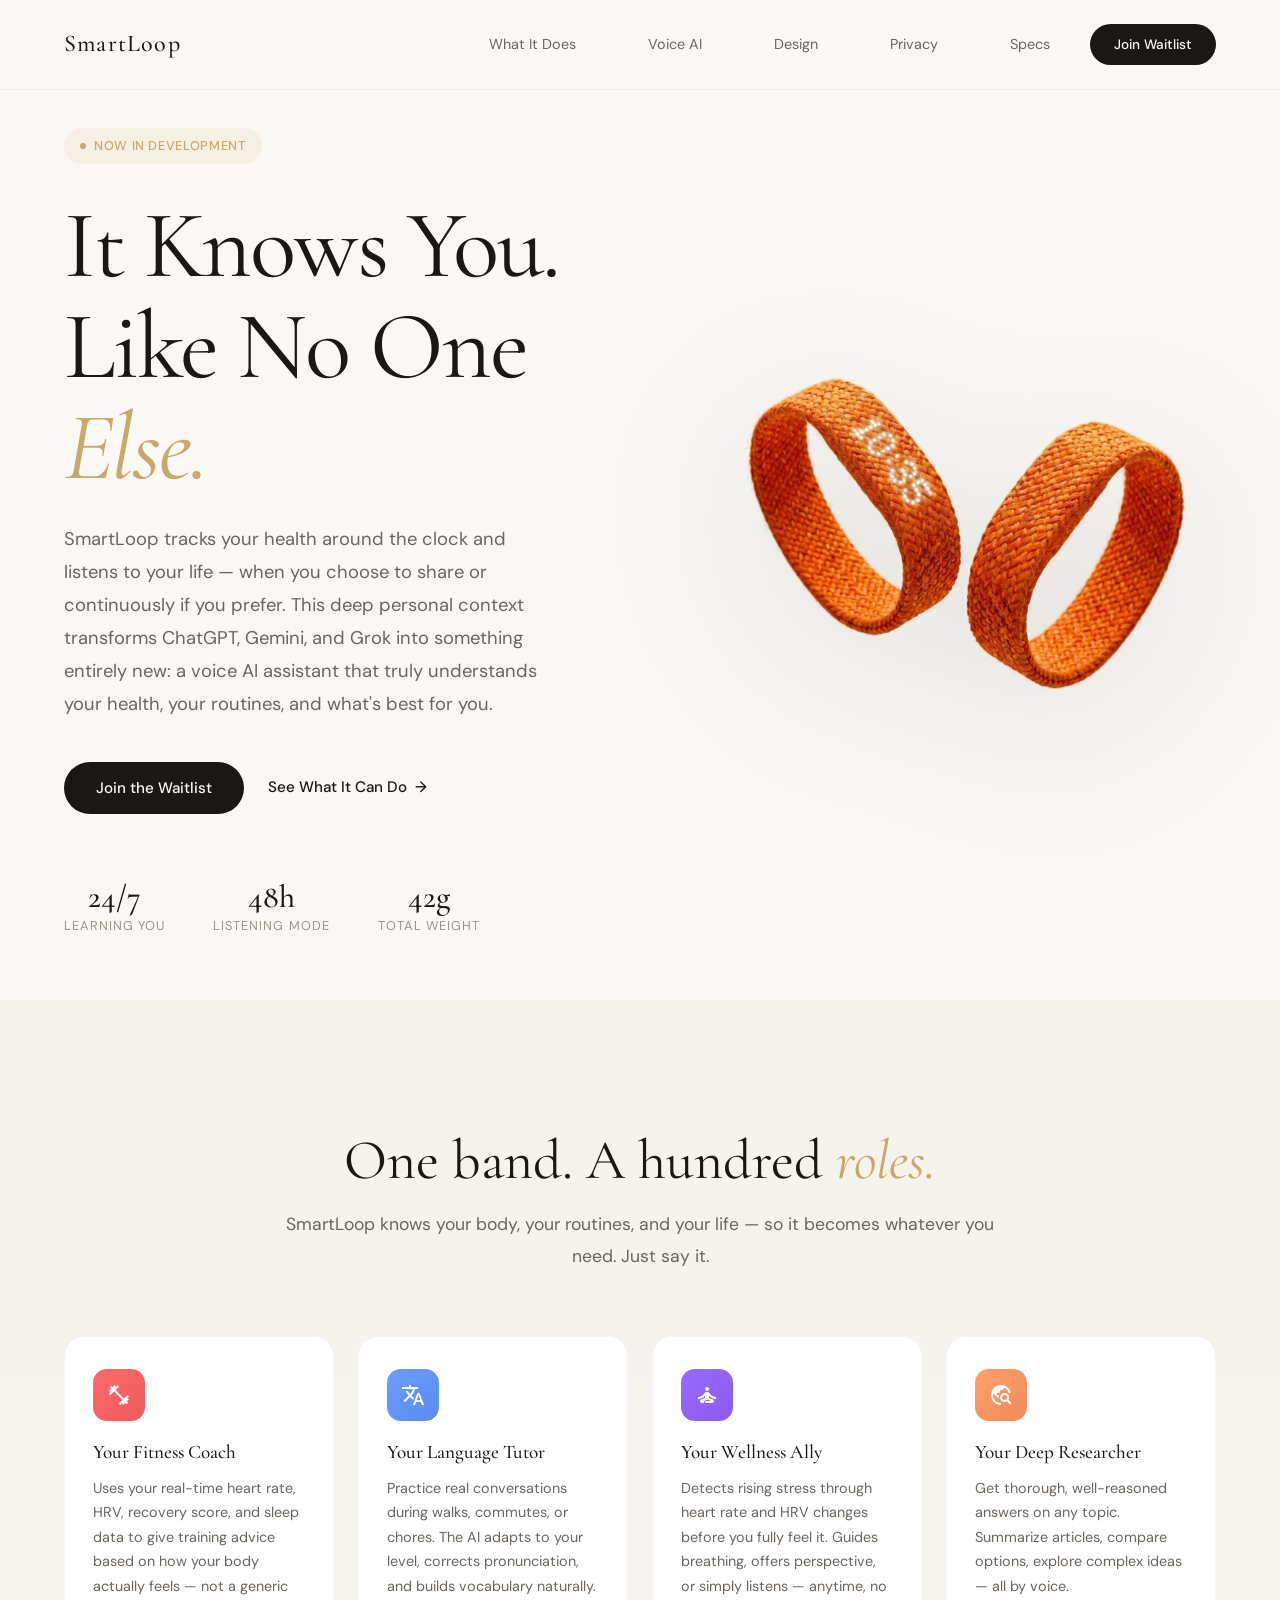
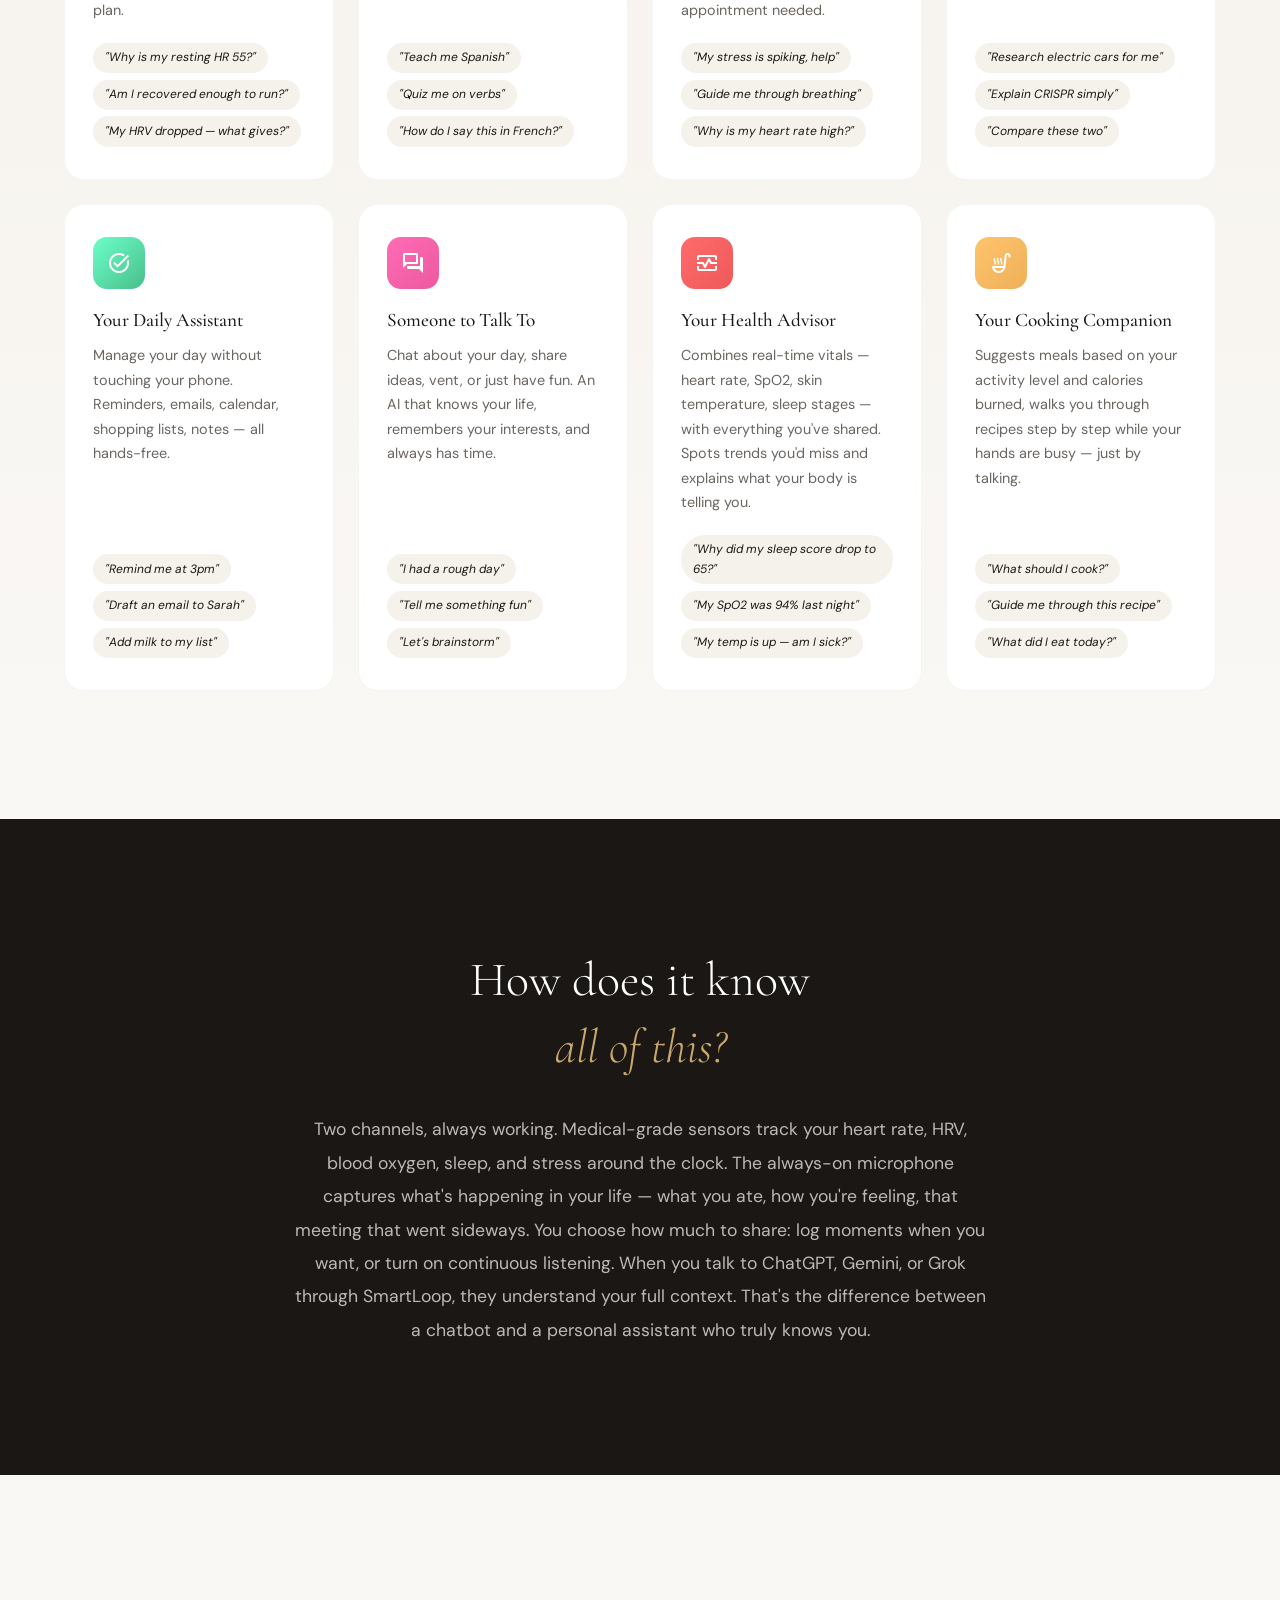
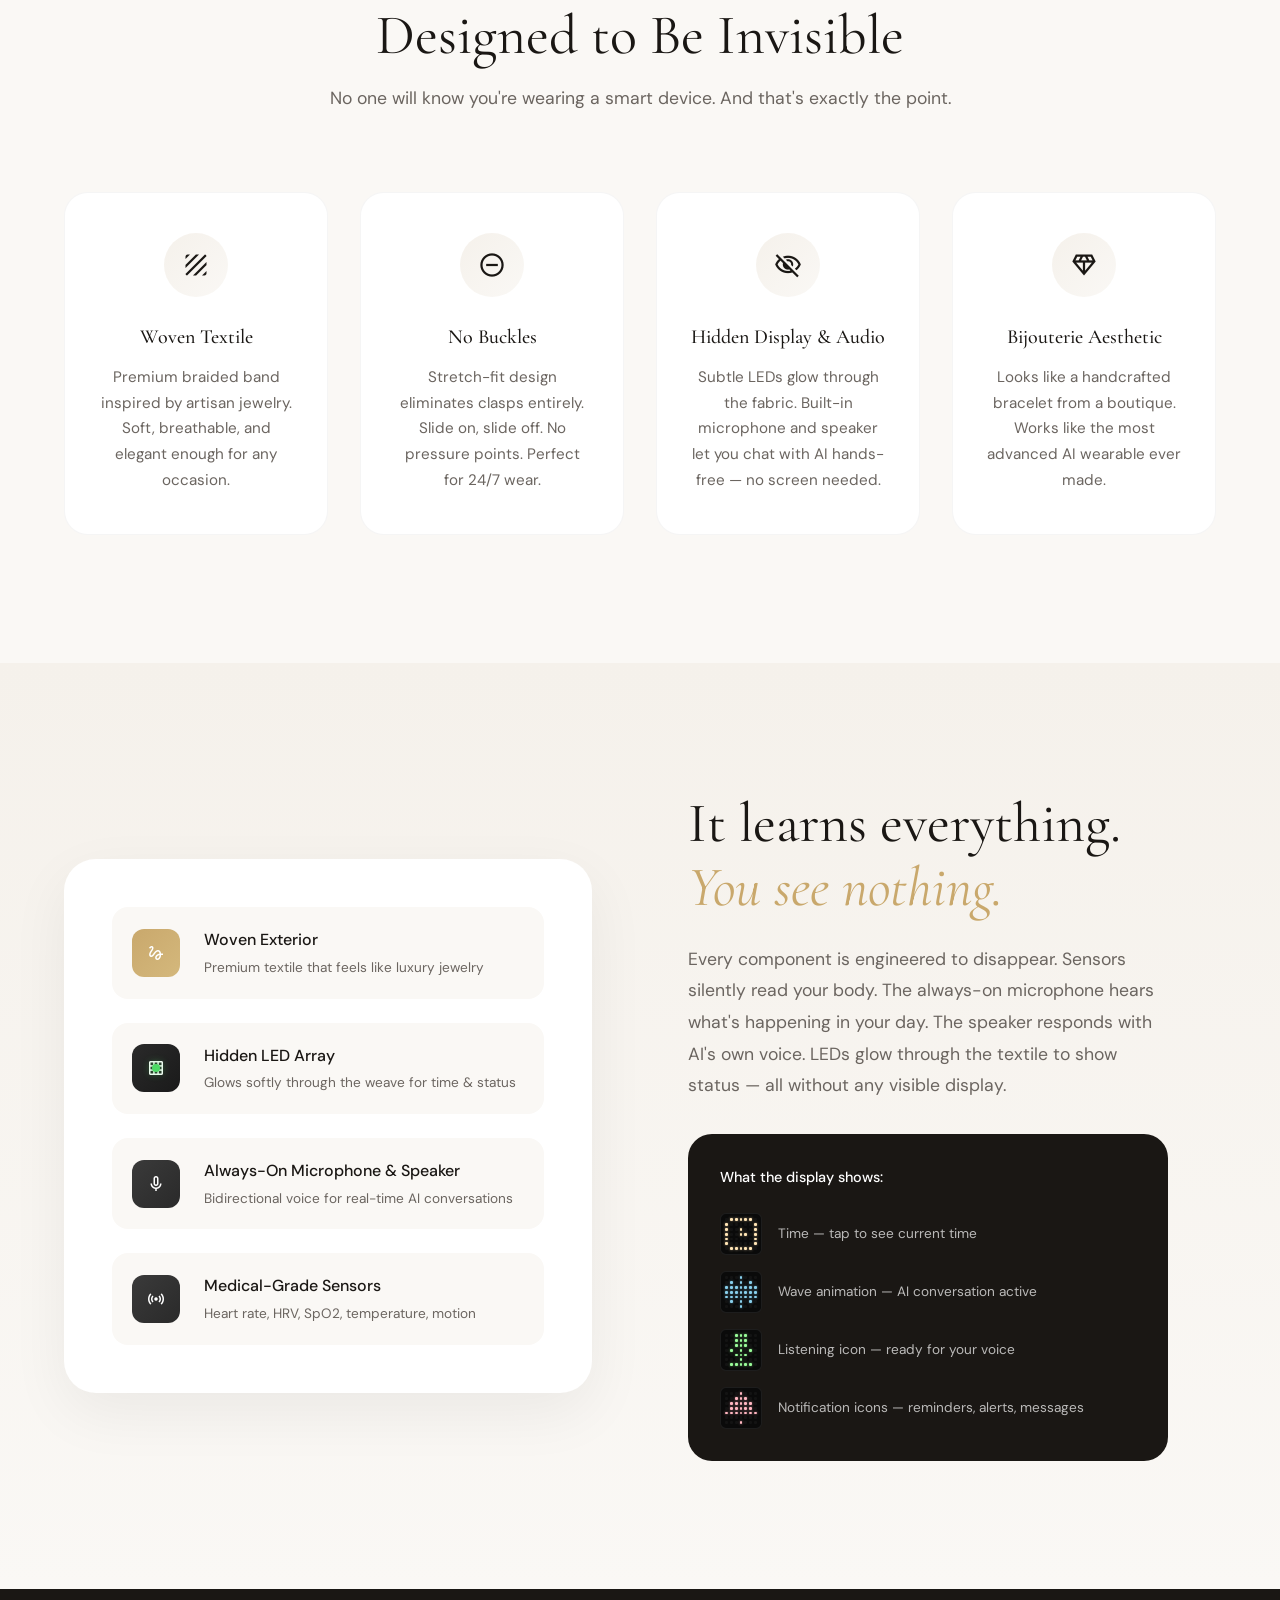
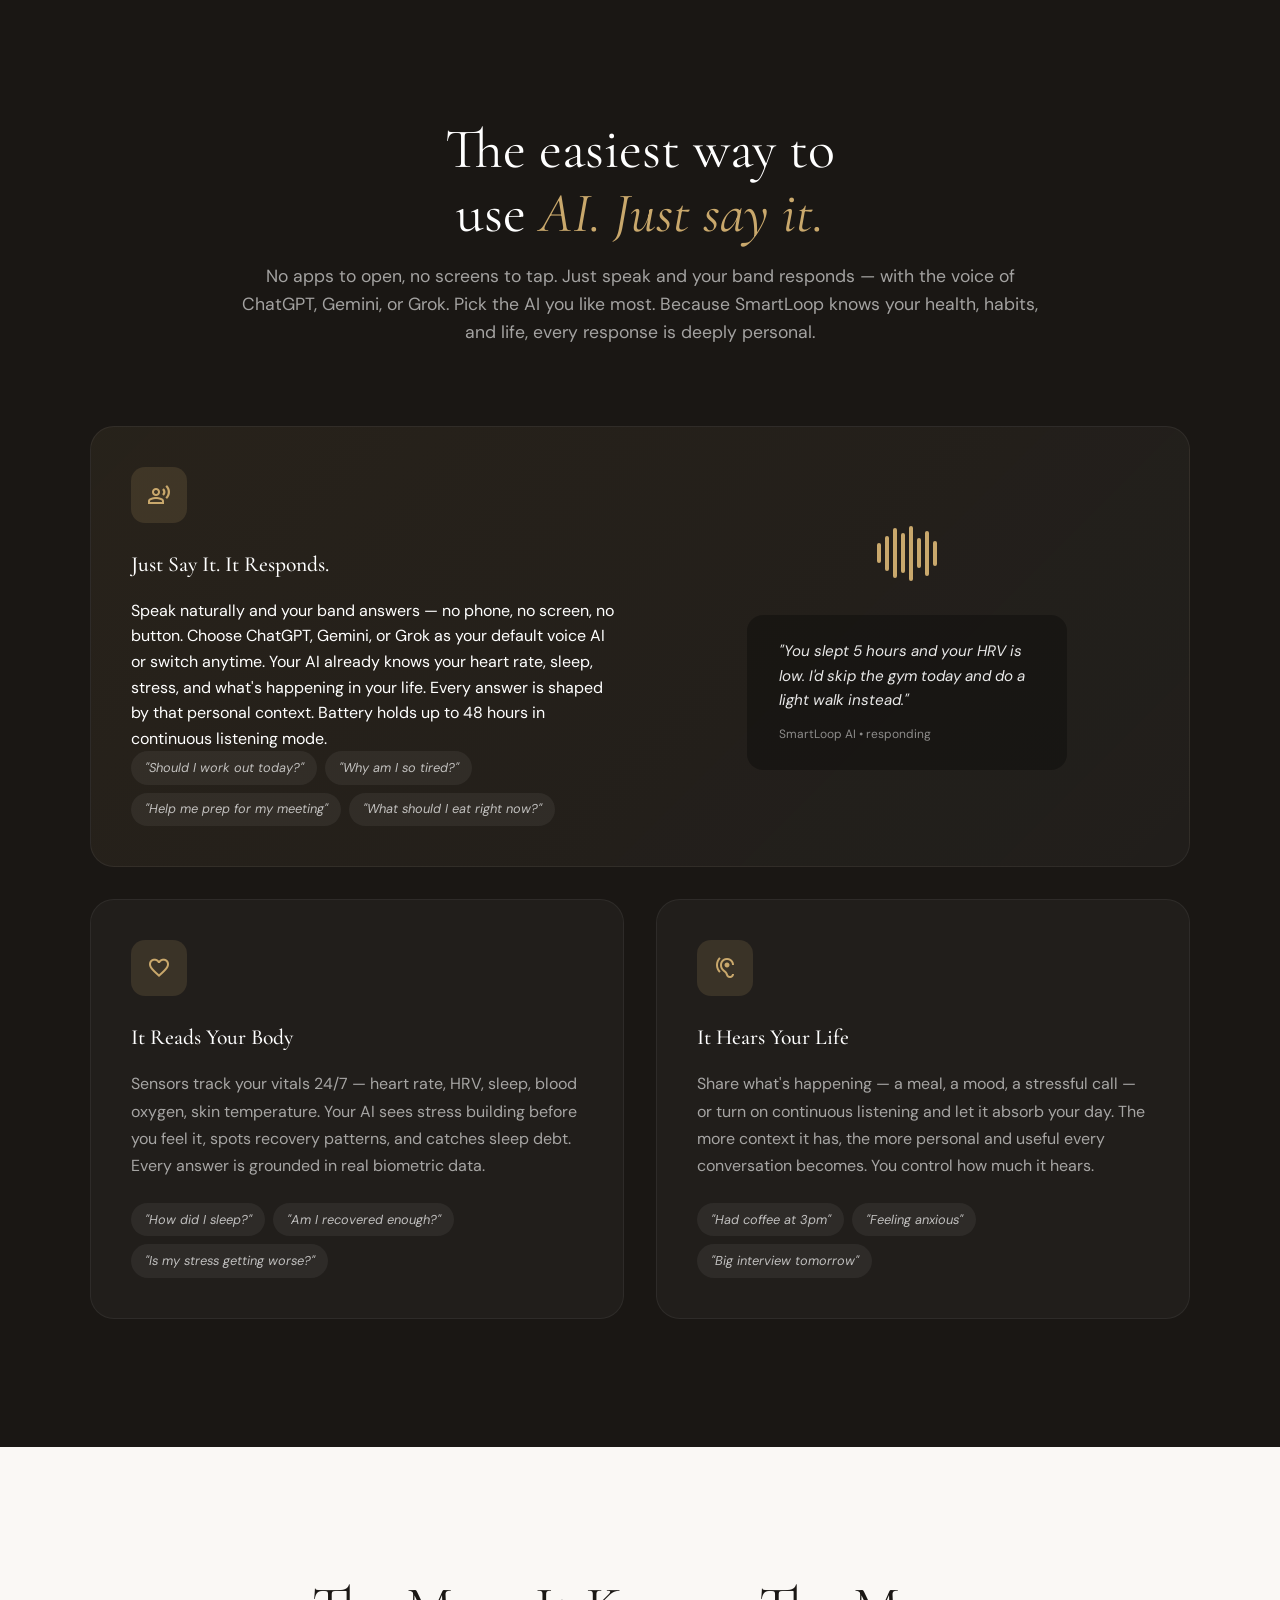
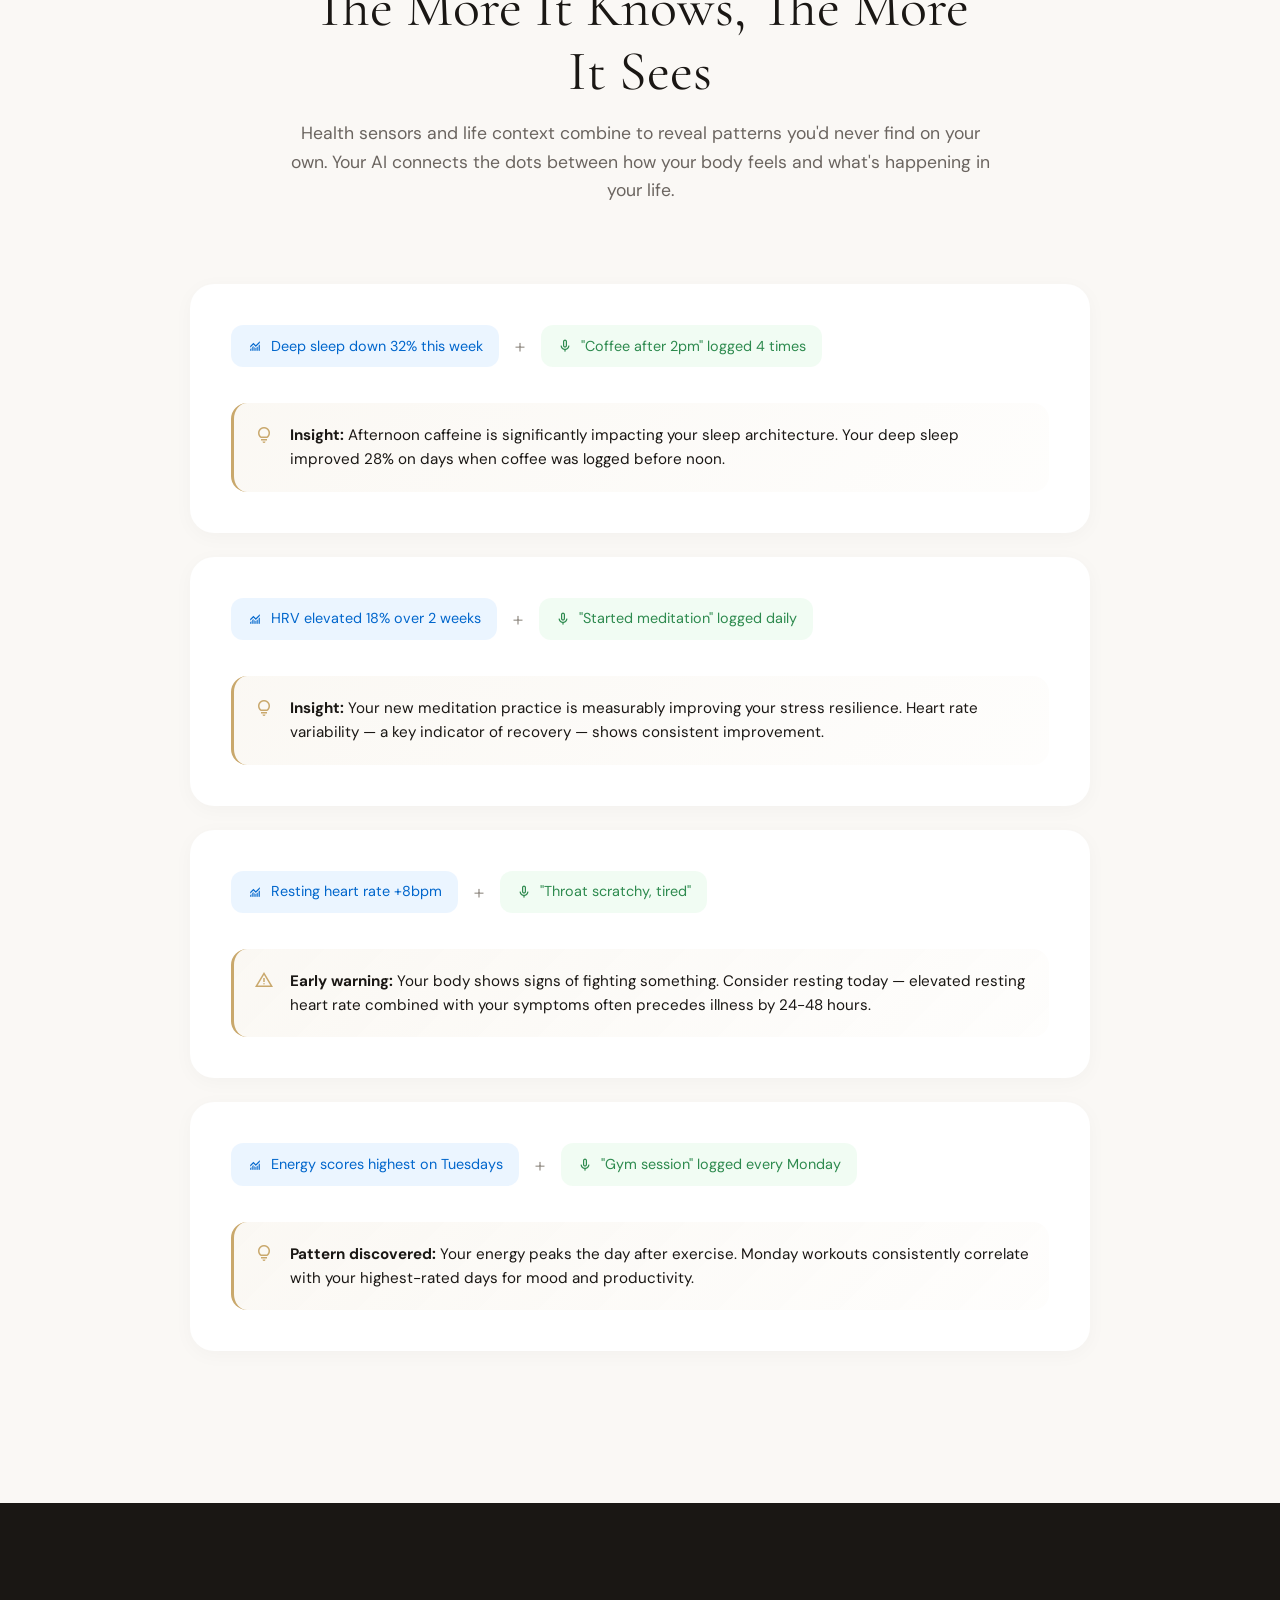
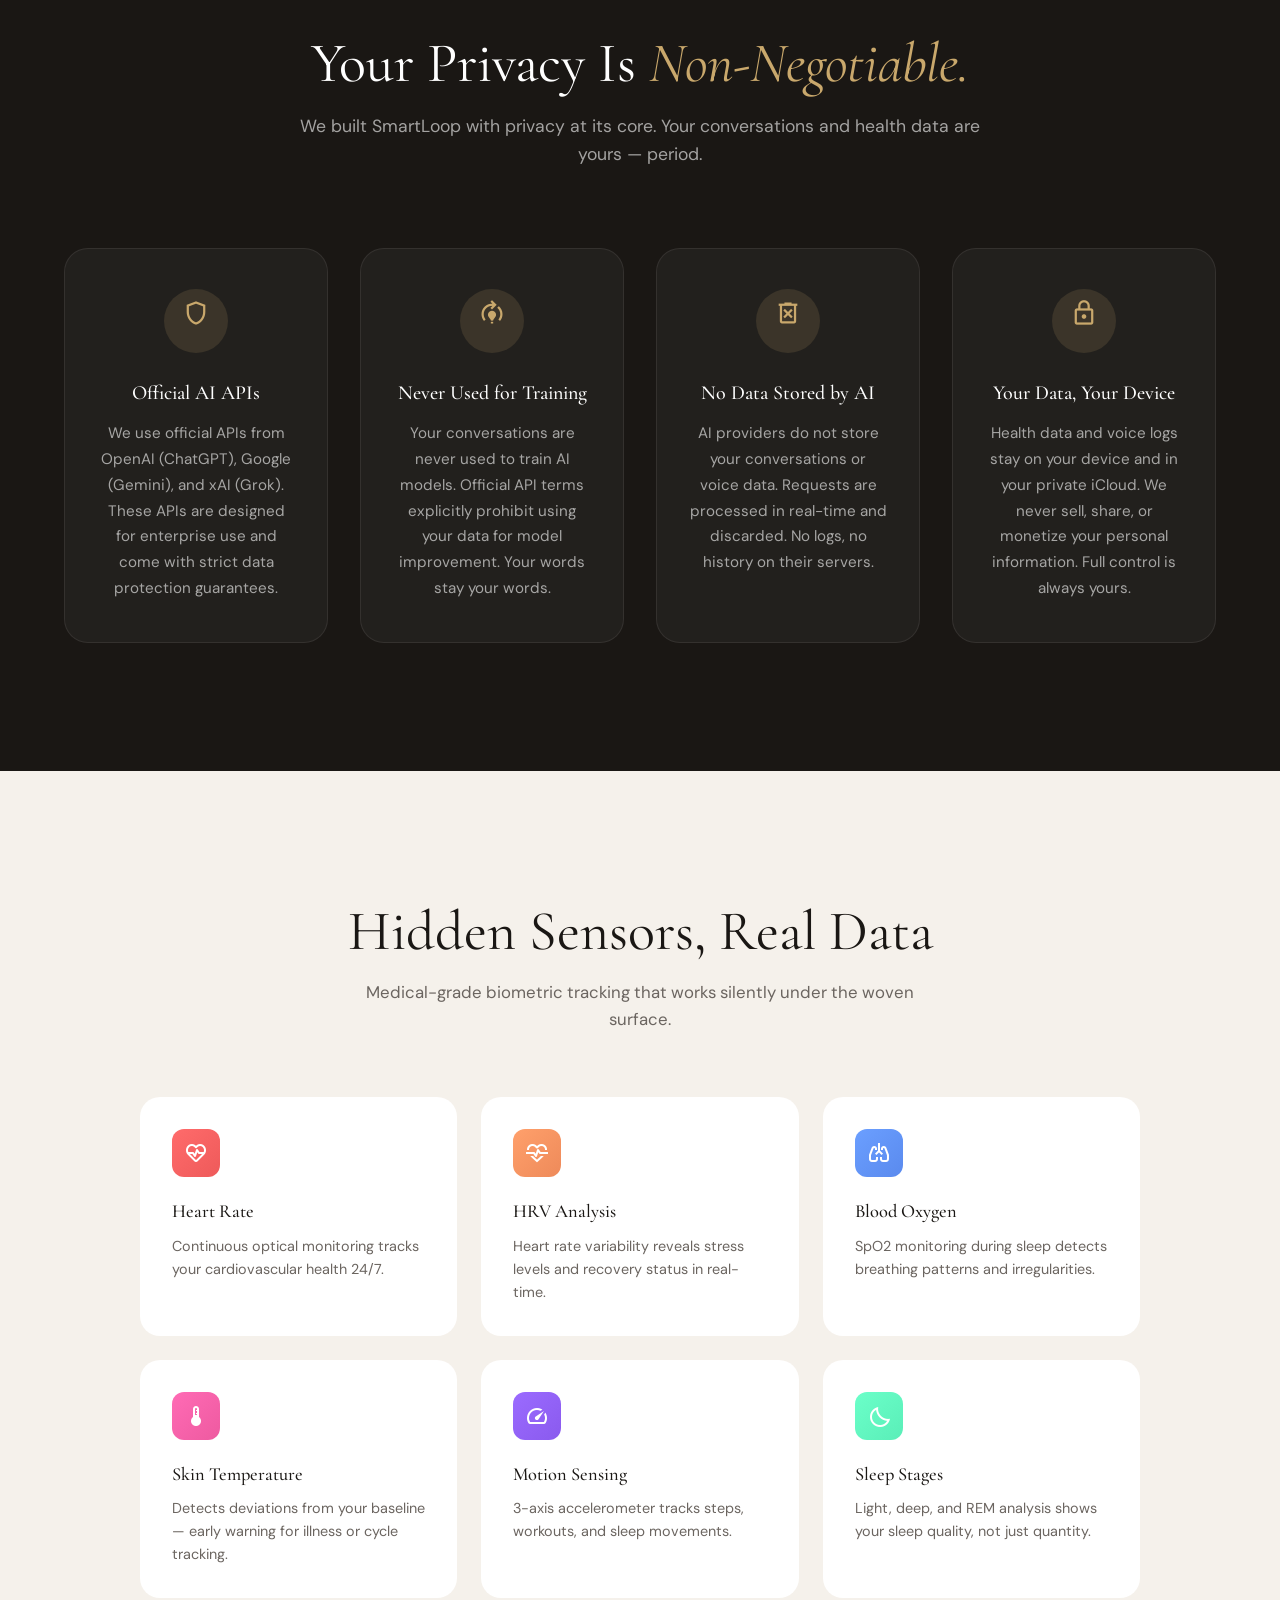
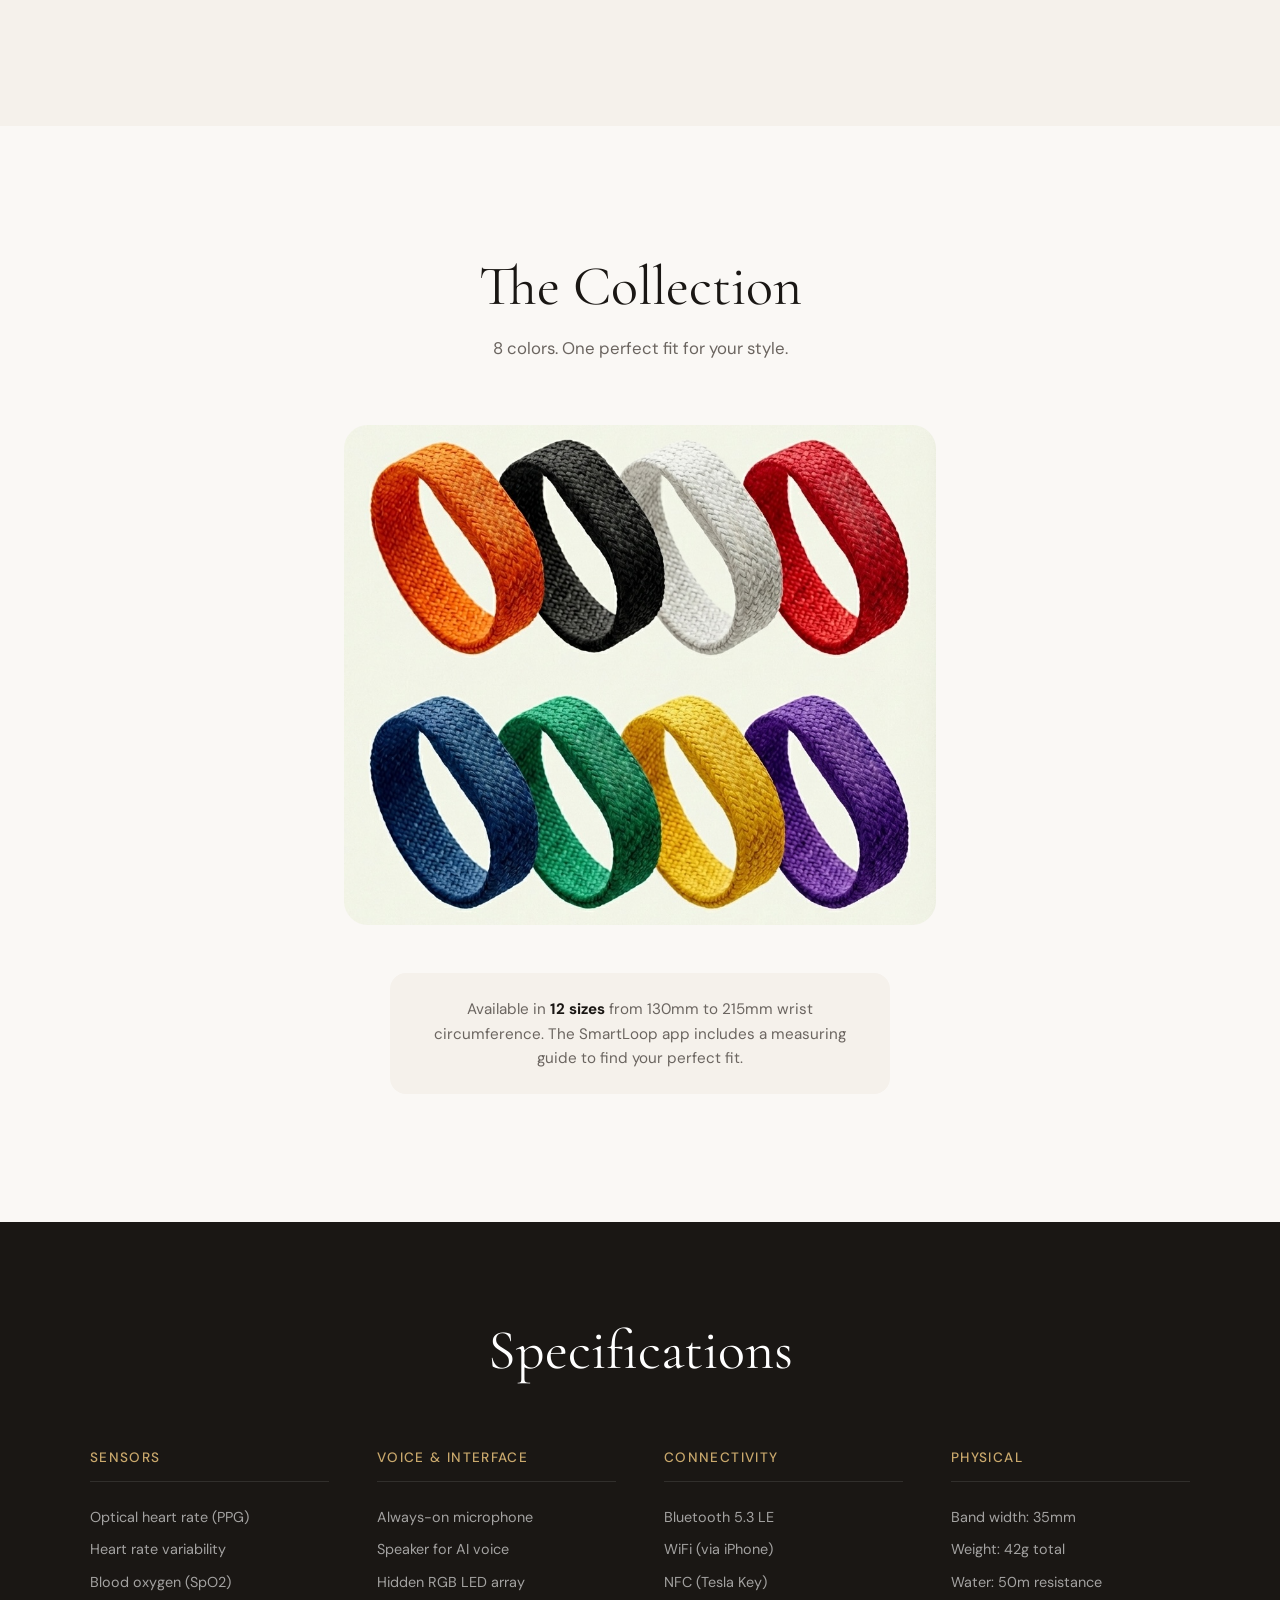
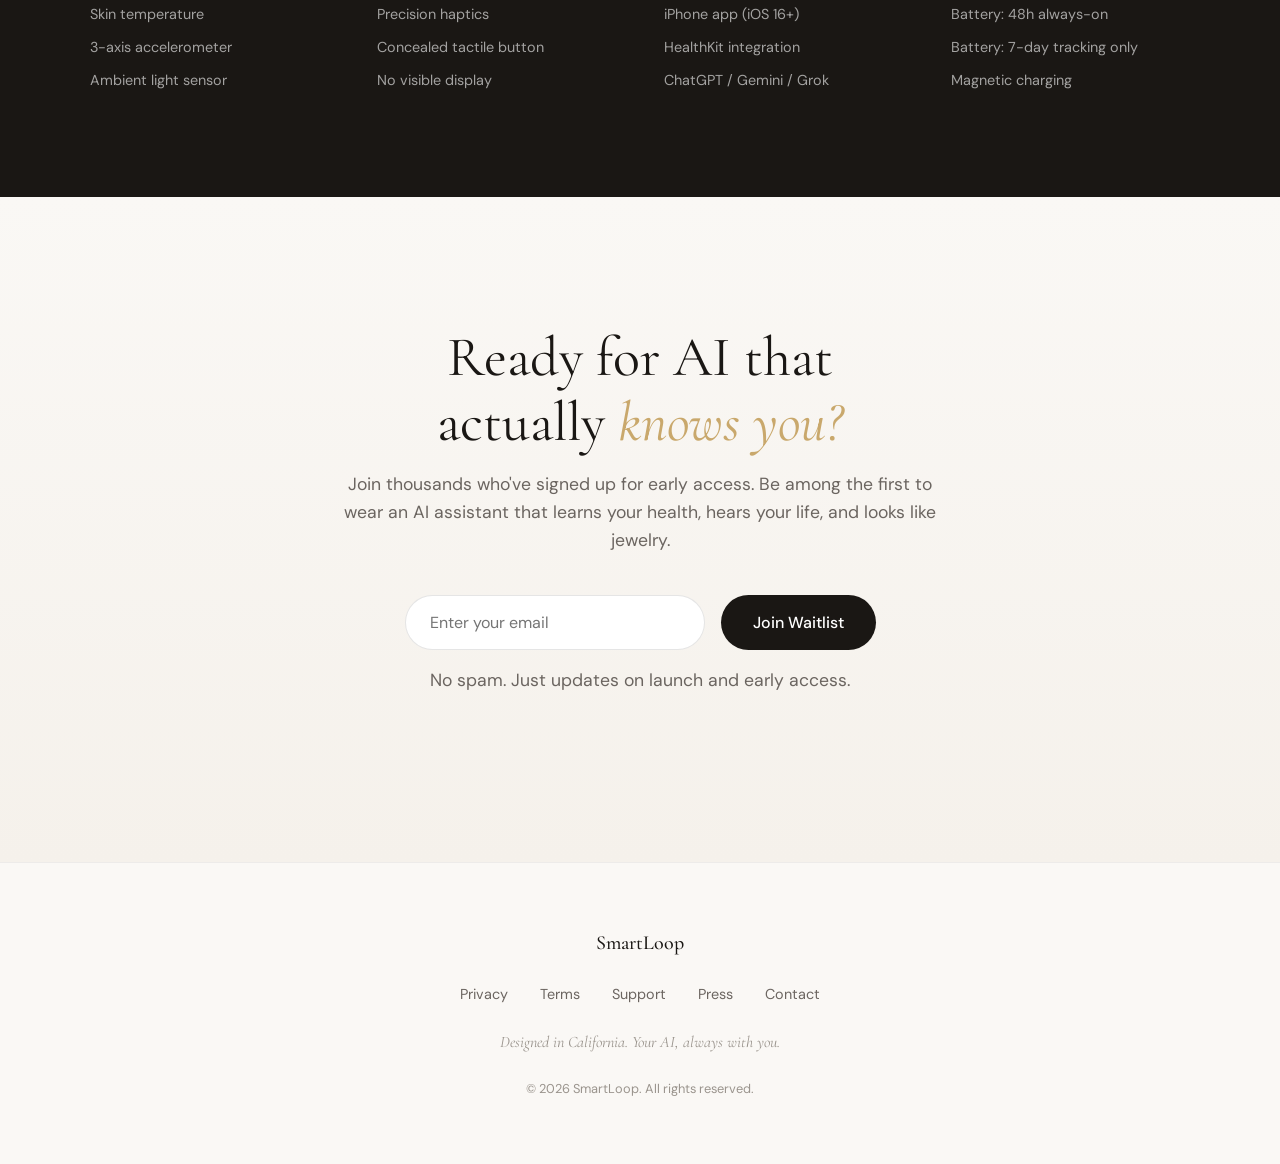
<file: index.html>
<!DOCTYPE html>
<html lang="en">
<head>
    <meta charset="UTF-8">
    <meta name="viewport" content="width=device-width, initial-scale=1.0">
    <title>SmartLoop - The AI Band That Knows You</title>
    <link rel="stylesheet" href="styles.css">
    <link rel="preconnect" href="https://fonts.googleapis.com">
    <link rel="preconnect" href="https://fonts.gstatic.com" crossorigin>
    <link href="https://fonts.googleapis.com/css2?family=Cormorant+Garamond:ital,wght@0,300;0,400;0,500;0,600;1,400&family=DM+Sans:opsz,wght@9..40,300;9..40,400;9..40,500&display=swap" rel="stylesheet">
    <link href="https://fonts.googleapis.com/css2?family=Material+Symbols+Outlined:opsz,wght,FILL,GRAD@24,300,0,0" rel="stylesheet">
    <style>
        :root {
            --bg-cream: #FAF8F5;
            --bg-warm: #F5F1EB;
            --bg-dark: #1A1714;
            --text-dark: #1A1714;
            --text-muted: #6B6560;
            --text-light: #9A948D;
            --accent-gold: #C9A86C;
            --accent-rose: #B8928A;
            --led-glow: #C4E8C4;
            --font-display: 'Cormorant Garamond', serif;
            --font-body: 'DM Sans', sans-serif;
        }

        * {
            margin: 0;
            padding: 0;
            box-sizing: border-box;
        }

        body {
            background-color: var(--bg-cream);
            color: var(--text-dark);
            font-family: var(--font-body);
            line-height: 1.6;
            overflow-x: hidden;
        }

        /* Typography */
        h1, h2, h3, h4 {
            font-family: var(--font-display);
            font-weight: 400;
        }

        h1 {
            font-size: clamp(3rem, 8vw, 6rem);
            line-height: 1.05;
            letter-spacing: -0.02em;
        }

        h2 {
            font-size: clamp(2rem, 5vw, 3.5rem);
            line-height: 1.15;
        }

        h3 {
            font-size: 1.5rem;
            font-weight: 500;
        }

        /* Navbar */
        .navbar {
            display: flex;
            justify-content: space-between;
            align-items: center;
            padding: 1.5rem 5%;
            position: fixed;
            top: 0;
            width: 100%;
            background: rgba(250, 248, 245, 0.85);
            backdrop-filter: blur(20px);
            z-index: 1000;
            border-bottom: 1px solid rgba(0,0,0,0.05);
        }

        .logo {
            font-family: var(--font-display);
            font-size: 1.5rem;
            font-weight: 500;
            letter-spacing: 0.05em;
        }

        .nav-right {
            display: flex;
            align-items: center;
            gap: 1rem;
        }

        .nav-links {
            display: flex;
            align-items: center;
            gap: 2.5rem;
        }

        .nav-links a {
            text-decoration: none;
            color: var(--text-muted);
            font-size: 0.9rem;
            font-weight: 400;
            transition: color 0.3s ease;
        }

        .nav-links a:hover {
            color: var(--text-dark);
        }

        .nav-btn {
            background: var(--text-dark);
            color: var(--bg-cream);
            border: none;
            padding: 0.75rem 1.5rem;
            border-radius: 2rem;
            font-family: var(--font-body);
            font-size: 0.85rem;
            font-weight: 500;
            cursor: pointer;
            transition: transform 0.2s ease, opacity 0.3s ease;
        }

        .nav-btn:hover {
            transform: scale(1.02);
            opacity: 0.9;
        }

        /* Hamburger */
        .nav-hamburger {
            display: none;
            background: none;
            border: none;
            padding: 0.5rem;
            cursor: pointer;
            color: var(--text-dark);
        }

        .nav-hamburger .material-symbols-outlined {
            font-size: 1.75rem;
        }

        .nav-mobile {
            display: none;
            position: fixed;
            top: 4.5rem;
            right: 0;
            width: 100%;
            max-width: 320px;
            height: calc(100vh - 4.5rem);
            background: var(--bg-cream);
            z-index: 999;
            padding: 2rem 1.5rem;
            box-shadow: -4px 0 24px rgba(0,0,0,0.08);
            flex-direction: column;
            gap: 0.5rem;
            overflow-y: auto;
        }

        .nav-mobile.active {
            display: flex;
        }

        .nav-mobile a {
            color: var(--text-dark);
            text-decoration: none;
            font-size: 1.1rem;
            padding: 1rem;
            border-radius: 0.5rem;
            transition: background 0.2s;
        }

        .nav-mobile a:hover {
            background: var(--bg-warm);
        }

        .nav-mobile .nav-btn {
            margin-top: 1rem;
            width: 100%;
            text-align: center;
        }

        .nav-mobile-overlay {
            display: none;
            position: fixed;
            top: 0;
            left: 0;
            width: 100%;
            height: 100%;
            background: rgba(26, 23, 20, 0.4);
            z-index: 998;
            backdrop-filter: blur(4px);
        }

        .nav-mobile-overlay.active {
            display: block;
        }

        @media (max-width: 900px) {
            .nav-links a {
                display: none;
            }

            .nav-hamburger {
                display: flex;
                align-items: center;
                justify-content: center;
            }
        }

        /* Hero */
        .hero {
            min-height: 100vh;
            display: grid;
            grid-template-columns: 1fr 1fr;
            align-items: center;
            padding: 8rem 5% 4rem;
            gap: 4rem;
        }

        .hero-content {
            max-width: 580px;
        }

        .hero-badge {
            display: inline-flex;
            align-items: center;
            gap: 0.5rem;
            background: rgba(201, 168, 108, 0.12);
            color: var(--accent-gold);
            padding: 0.5rem 1rem;
            border-radius: 2rem;
            font-size: 0.8rem;
            font-weight: 500;
            letter-spacing: 0.05em;
            text-transform: uppercase;
            margin-bottom: 2rem;
        }

        .hero-badge::before {
            content: '';
            width: 6px;
            height: 6px;
            background: var(--accent-gold);
            border-radius: 50%;
            animation: pulse-gold 2s infinite;
        }

        @keyframes pulse-gold {
            0%, 100% { opacity: 1; }
            50% { opacity: 0.4; }
        }

        .hero h1 {
            margin-bottom: 1.5rem;
        }

        .hero h1 em {
            font-style: italic;
            color: var(--accent-gold);
        }

        .hero-subtitle {
            font-size: 1.15rem;
            color: var(--text-muted);
            line-height: 1.8;
            margin-bottom: 2.5rem;
            max-width: 480px;
        }

        .hero-cta {
            display: flex;
            gap: 1.5rem;
            align-items: center;
            margin-bottom: 4rem;
        }

        .btn-primary {
            background: var(--text-dark);
            color: var(--bg-cream);
            padding: 1rem 2rem;
            border-radius: 2rem;
            font-family: var(--font-body);
            font-size: 0.95rem;
            font-weight: 500;
            border: none;
            cursor: pointer;
            transition: all 0.3s ease;
        }

        .btn-primary:hover {
            transform: translateY(-2px);
            box-shadow: 0 10px 30px rgba(26, 23, 20, 0.15);
        }

        .btn-secondary {
            color: var(--text-dark);
            text-decoration: none;
            font-size: 0.95rem;
            font-weight: 500;
            display: flex;
            align-items: center;
            gap: 0.5rem;
            transition: gap 0.3s ease;
        }

        .btn-secondary:hover {
            gap: 0.75rem;
        }

        .hero-features {
            display: flex;
            gap: 3rem;
            align-items: flex-start;
        }

        .hero-feature {
            display: flex;
            flex-direction: column;
            align-items: center;
            text-align: center;
            min-width: 80px;
        }

        .hero-feature-value {
            font-family: var(--font-display);
            font-size: 2rem;
            font-weight: 500;
            line-height: 1.2;
        }

        .hero-feature-label {
            font-size: 0.8rem;
            color: var(--text-light);
            text-transform: uppercase;
            letter-spacing: 0.08em;
            white-space: nowrap;
        }

        .hero-visual {
            position: relative;
            display: flex;
            justify-content: center;
            align-items: center;
        }

        .hero-image {
            width: 100%;
            max-width: 450px;
            height: auto;
            filter: drop-shadow(0 40px 80px rgba(0,0,0,0.1));
        }

        /* Manifesto Section */
        .manifesto {
            padding: 8rem 5%;
            background: var(--bg-dark);
            color: #fff;
            text-align: center;
        }

        .manifesto-content {
            max-width: 900px;
            margin: 0 auto;
        }

        .manifesto h2 {
            font-size: clamp(2rem, 4vw, 3rem);
            line-height: 1.4;
            font-weight: 300;
            margin-bottom: 2rem;
        }

        .manifesto h2 em {
            font-style: italic;
            color: var(--accent-gold);
        }

        .manifesto-text {
            font-size: 1.1rem;
            color: rgba(255,255,255,0.7);
            line-height: 1.9;
            max-width: 700px;
            margin: 0 auto;
        }

        /* Use Cases Section */
        .use-cases {
            padding: 8rem 5%;
            background: linear-gradient(180deg, var(--bg-warm) 0%, var(--bg-cream) 100%);
        }

        .use-cases-header {
            text-align: center;
            max-width: 750px;
            margin: 0 auto 4rem;
        }

        .use-cases-header h2 {
            margin-bottom: 1rem;
        }

        .use-cases-header h2 em {
            font-style: italic;
            color: var(--accent-gold);
        }

        .use-cases-header p {
            color: var(--text-muted);
            font-size: 1.1rem;
            line-height: 1.8;
        }

        .use-cases-grid {
            display: grid;
            grid-template-columns: repeat(4, 1fr);
            gap: 1.5rem;
            max-width: 1200px;
            margin: 0 auto;
        }

        .use-case-card {
            background: #fff;
            padding: 2rem 1.75rem;
            border-radius: 1.25rem;
            transition: transform 0.3s ease, box-shadow 0.3s ease;
            border: 1px solid rgba(0,0,0,0.04);
            display: flex;
            flex-direction: column;
        }

        .use-case-card:hover {
            transform: translateY(-6px);
            box-shadow: 0 20px 50px rgba(0,0,0,0.07);
        }

        .use-case-icon {
            width: 52px;
            height: 52px;
            border-radius: 14px;
            display: flex;
            align-items: center;
            justify-content: center;
            margin-bottom: 1rem;
        }

        .use-case-icon .material-symbols-outlined {
            font-size: 1.5rem;
            color: #fff;
        }

        .use-case-icon.fitness { background: linear-gradient(135deg, #ff6b6b, #ee5a5a); }
        .use-case-icon.language { background: linear-gradient(135deg, #6b9fff, #5a8aee); }
        .use-case-icon.wellness { background: linear-gradient(135deg, #9b6bff, #8a5aee); }
        .use-case-icon.research { background: linear-gradient(135deg, #ffa06b, #ee8a5a); }
        .use-case-icon.assistant { background: linear-gradient(135deg, #6bffc9, #4abe8a); }
        .use-case-icon.companion { background: linear-gradient(135deg, #ff6bb5, #ee5aa0); }
        .use-case-icon.health { background: linear-gradient(135deg, #ff6b6b, #ee5a5a); }
        .use-case-icon.cooking { background: linear-gradient(135deg, #ffc46b, #eeb05a); }

        .use-case-card h3 {
            font-size: 1.2rem;
            margin-bottom: 0.5rem;
        }

        .use-case-card > p {
            color: var(--text-muted);
            font-size: 0.9rem;
            line-height: 1.7;
            margin-bottom: 1.25rem;
            flex-grow: 1;
        }

        .use-case-prompts {
            display: flex;
            flex-wrap: wrap;
            gap: 0.4rem;
        }

        .use-case-prompt {
            background: var(--bg-warm);
            color: var(--text-dark);
            padding: 0.35rem 0.75rem;
            border-radius: 2rem;
            font-size: 0.75rem;
            font-style: italic;
        }

        @media (max-width: 1024px) {
            .use-cases-grid {
                grid-template-columns: repeat(2, 1fr);
            }
        }

        @media (max-width: 768px) {
            .use-cases-grid {
                grid-template-columns: 1fr;
            }
        }

        /* Design Philosophy */
        .design-philosophy {
            padding: 8rem 5%;
        }

        .design-header {
            text-align: center;
            max-width: 700px;
            margin: 0 auto 5rem;
        }

        .design-header p {
            color: var(--text-muted);
            font-size: 1.1rem;
            margin-top: 1rem;
        }

        .design-grid {
            display: grid;
            grid-template-columns: repeat(4, 1fr);
            gap: 2rem;
            max-width: 1200px;
            margin: 0 auto;
        }

        .design-card {
            background: #fff;
            padding: 2.5rem 2rem;
            border-radius: 1.5rem;
            text-align: center;
            transition: transform 0.3s ease, box-shadow 0.3s ease;
            border: 1px solid rgba(0,0,0,0.04);
        }

        .design-card:hover {
            transform: translateY(-8px);
            box-shadow: 0 20px 50px rgba(0,0,0,0.06);
        }

        .design-icon {
            width: 64px;
            height: 64px;
            background: linear-gradient(135deg, var(--bg-warm) 0%, var(--bg-cream) 100%);
            border-radius: 50%;
            display: flex;
            align-items: center;
            justify-content: center;
            margin: 0 auto 1.5rem;
        }

        .design-icon .material-symbols-outlined {
            font-size: 1.75rem;
            color: var(--text-dark);
        }

        .design-card h3 {
            font-size: 1.25rem;
            margin-bottom: 0.75rem;
        }

        .design-card p {
            color: var(--text-muted);
            font-size: 0.95rem;
            line-height: 1.7;
        }

        /* Hidden Tech Showcase */
        .hidden-tech {
            padding: 8rem 5%;
            background: linear-gradient(180deg, var(--bg-warm) 0%, var(--bg-cream) 100%);
        }

        .hidden-tech-content {
            display: grid;
            grid-template-columns: 1fr 1fr;
            gap: 6rem;
            align-items: center;
            max-width: 1200px;
            margin: 0 auto;
        }

        .hidden-tech-visual {
            position: relative;
        }

        .tech-diagram {
            background: #fff;
            border-radius: 2rem;
            padding: 3rem;
            box-shadow: 0 20px 60px rgba(0,0,0,0.06);
        }

        .tech-layers {
            display: flex;
            flex-direction: column;
            gap: 1.5rem;
        }

        .tech-layer {
            display: flex;
            align-items: center;
            gap: 1.5rem;
            padding: 1.25rem;
            background: var(--bg-cream);
            border-radius: 1rem;
            transition: all 0.3s ease;
        }

        .tech-layer:hover {
            background: var(--bg-warm);
            transform: translateX(8px);
        }

        .layer-indicator {
            width: 48px;
            height: 48px;
            border-radius: 12px;
            display: flex;
            align-items: center;
            justify-content: center;
            flex-shrink: 0;
        }

        .layer-indicator.fabric {
            background: linear-gradient(135deg, #C9A86C 0%, #D4B87C 100%);
        }

        .layer-indicator.led {
            background: linear-gradient(135deg, #2A2A2A 0%, #1A1A1A 100%);
            position: relative;
            overflow: hidden;
        }

        .layer-indicator.led::after {
            content: '';
            position: absolute;
            width: 8px;
            height: 8px;
            background: #4cd964;
            border-radius: 50%;
            animation: led-pulse 1.5s ease-in-out infinite;
            box-shadow: 0 0 10px #4cd964;
        }

        @keyframes led-pulse {
            0%, 100% { opacity: 1; transform: scale(1); }
            50% { opacity: 0.6; transform: scale(0.9); }
        }

        .layer-indicator.sensor {
            background: linear-gradient(135deg, #3A3A3A 0%, #2A2A2A 100%);
        }

        .layer-indicator .material-symbols-outlined {
            color: #fff;
            font-size: 1.25rem;
        }

        .layer-text h4 {
            font-family: var(--font-body);
            font-size: 1rem;
            font-weight: 500;
            margin-bottom: 0.25rem;
        }

        .layer-text p {
            font-size: 0.85rem;
            color: var(--text-muted);
        }

        .hidden-tech-text {
            max-width: 480px;
        }

        .hidden-tech-text h2 {
            margin-bottom: 1.5rem;
        }

        .hidden-tech-text h2 em {
            font-style: italic;
            color: var(--accent-gold);
        }

        .hidden-tech-text > p {
            color: var(--text-muted);
            font-size: 1.1rem;
            line-height: 1.8;
            margin-bottom: 2rem;
        }

        .led-indicator-demo {
            background: var(--bg-dark);
            border-radius: 1.5rem;
            padding: 2rem;
        }

        .led-indicator-demo h4 {
            color: #fff;
            font-family: var(--font-body);
            font-size: 0.9rem;
            margin-bottom: 1.5rem;
            font-weight: 500;
        }

        .led-states {
            display: flex;
            flex-direction: column;
            gap: 1rem;
        }

        .led-state {
            display: flex;
            align-items: center;
            gap: 1rem;
        }

        .led-matrix {
            display: grid;
            grid-template-columns: repeat(7, 1fr);
            grid-template-rows: repeat(7, 1fr);
            width: 42px;
            height: 42px;
            min-width: 42px;
            gap: 2px;
            background: #0a0a0a;
            border-radius: 6px;
            padding: 4px;
            border: 1px solid rgba(255,255,255,0.08);
        }

        .led-matrix .px {
            width: 100%;
            aspect-ratio: 1;
            border-radius: 1px;
            background: rgba(255,255,255,0.04);
        }

        .led-matrix .px.on {
            border-radius: 1px;
        }

        .led-matrix.time .px.on { background: #FFE4B5; box-shadow: 0 0 3px rgba(255,228,181,0.6); }
        .led-matrix.recording .px.on { background: #87CEEB; box-shadow: 0 0 3px rgba(135,206,235,0.6); }
        .led-matrix.health .px.on { background: #98FB98; box-shadow: 0 0 3px rgba(152,251,152,0.6); }
        .led-matrix.alert .px.on { background: #FFB6C1; box-shadow: 0 0 3px rgba(255,182,193,0.6); }

        .led-matrix.recording .px.on {
            animation: matrix-pulse 1.2s ease-in-out infinite;
        }
        .led-matrix.recording .px.on:nth-child(odd) {
            animation-delay: 0.15s;
        }

        @keyframes matrix-pulse {
            0%, 100% { opacity: 1; }
            50% { opacity: 0.4; }
        }

        .led-state span:last-child {
            color: rgba(255,255,255,0.7);
            font-size: 0.85rem;
        }

        /* Voice-First Section */
        .voice-first {
            padding: 8rem 5%;
            background: var(--bg-dark);
            color: #fff;
        }

        .voice-header {
            text-align: center;
            max-width: 800px;
            margin: 0 auto 5rem;
        }

        .voice-header h2 {
            margin-bottom: 1rem;
        }

        .voice-header h2 em {
            font-style: italic;
            color: var(--accent-gold);
        }

        .voice-header p {
            color: rgba(255,255,255,0.6);
            font-size: 1.1rem;
        }

        .voice-grid {
            display: grid;
            grid-template-columns: repeat(2, 1fr);
            gap: 2rem;
            max-width: 1100px;
            margin: 0 auto;
        }

        .voice-card {
            background: rgba(255,255,255,0.03);
            border: 1px solid rgba(255,255,255,0.06);
            border-radius: 1.5rem;
            padding: 2.5rem;
            transition: all 0.3s ease;
        }

        .voice-card:hover {
            background: rgba(255,255,255,0.05);
            border-color: rgba(255,255,255,0.1);
            transform: translateY(-4px);
        }

        .voice-card-icon {
            width: 56px;
            height: 56px;
            background: rgba(201, 168, 108, 0.15);
            border-radius: 14px;
            display: flex;
            align-items: center;
            justify-content: center;
            margin-bottom: 1.5rem;
        }

        .voice-card-icon .material-symbols-outlined {
            font-size: 1.5rem;
            color: var(--accent-gold);
        }

        .voice-card h3 {
            color: #fff;
            font-size: 1.35rem;
            margin-bottom: 1rem;
        }

        .voice-card > p {
            color: rgba(255,255,255,0.6);
            line-height: 1.7;
            margin-bottom: 1.5rem;
        }

        .voice-examples {
            display: flex;
            flex-wrap: wrap;
            gap: 0.5rem;
        }

        .voice-example {
            background: rgba(255,255,255,0.06);
            color: rgba(255,255,255,0.7);
            padding: 0.4rem 0.85rem;
            border-radius: 2rem;
            font-size: 0.8rem;
            font-style: italic;
        }

        /* Featured Voice Card (larger) */
        .voice-card.featured {
            grid-column: span 2;
            display: grid;
            grid-template-columns: 1fr 1fr;
            gap: 3rem;
            background: linear-gradient(135deg, rgba(201, 168, 108, 0.08) 0%, rgba(255,255,255,0.03) 100%);
        }

        .voice-card.featured .voice-card-content {
            display: flex;
            flex-direction: column;
            justify-content: center;
        }

        .voice-visual-demo {
            display: flex;
            flex-direction: column;
            align-items: center;
            justify-content: center;
            gap: 2rem;
        }

        .waveform {
            display: flex;
            align-items: center;
            gap: 4px;
            height: 60px;
        }

        .wave-bar {
            width: 4px;
            background: var(--accent-gold);
            border-radius: 2px;
            animation: wave 1s ease-in-out infinite;
        }

        .wave-bar:nth-child(1) { height: 20px; animation-delay: 0s; }
        .wave-bar:nth-child(2) { height: 35px; animation-delay: 0.1s; }
        .wave-bar:nth-child(3) { height: 50px; animation-delay: 0.2s; }
        .wave-bar:nth-child(4) { height: 40px; animation-delay: 0.3s; }
        .wave-bar:nth-child(5) { height: 55px; animation-delay: 0.15s; }
        .wave-bar:nth-child(6) { height: 30px; animation-delay: 0.25s; }
        .wave-bar:nth-child(7) { height: 45px; animation-delay: 0.35s; }
        .wave-bar:nth-child(8) { height: 25px; animation-delay: 0.05s; }

        @keyframes wave {
            0%, 100% { transform: scaleY(1); }
            50% { transform: scaleY(0.5); }
        }

        .voice-transcription {
            background: rgba(0,0,0,0.3);
            padding: 1.5rem 2rem;
            border-radius: 1rem;
            max-width: 320px;
        }

        .voice-transcription p {
            color: rgba(255,255,255,0.9);
            font-size: 0.95rem;
            font-style: italic;
            margin-bottom: 0.5rem;
        }

        .voice-transcription span {
            color: rgba(255,255,255,0.5);
            font-size: 0.75rem;
        }

        /* AI Correlation */
        .ai-correlation {
            padding: 8rem 5%;
            background: var(--bg-cream);
        }

        .correlation-header {
            text-align: center;
            max-width: 700px;
            margin: 0 auto 5rem;
        }

        .correlation-header h2 {
            margin-bottom: 1rem;
        }

        .correlation-header p {
            color: var(--text-muted);
            font-size: 1.1rem;
        }

        .correlation-showcase {
            max-width: 900px;
            margin: 0 auto;
        }

        .correlation-item {
            background: #fff;
            border-radius: 1.5rem;
            padding: 2.5rem;
            margin-bottom: 1.5rem;
            box-shadow: 0 4px 20px rgba(0,0,0,0.03);
            transition: transform 0.3s ease, box-shadow 0.3s ease;
        }

        .correlation-item:hover {
            transform: translateY(-4px);
            box-shadow: 0 15px 40px rgba(0,0,0,0.06);
        }

        .correlation-inputs {
            display: flex;
            align-items: center;
            gap: 1rem;
            margin-bottom: 1.5rem;
            flex-wrap: wrap;
        }

        .correlation-input {
            display: flex;
            align-items: center;
            gap: 0.5rem;
            padding: 0.6rem 1rem;
            border-radius: 0.75rem;
            font-size: 0.9rem;
        }

        .correlation-input.sensor {
            background: rgba(0, 122, 255, 0.08);
            color: #0066cc;
        }

        .correlation-input.voice {
            background: rgba(76, 217, 100, 0.08);
            color: #2d8a4e;
        }

        .correlation-input .material-symbols-outlined {
            font-size: 1rem;
        }

        .correlation-plus {
            color: var(--text-light);
            font-size: 1.25rem;
        }

        .correlation-output {
            display: flex;
            align-items: flex-start;
            gap: 1rem;
            padding: 1.25rem;
            background: linear-gradient(135deg, rgba(201, 168, 108, 0.08) 0%, rgba(201, 168, 108, 0.02) 100%);
            border-radius: 1rem;
            border-left: 3px solid var(--accent-gold);
        }

        .correlation-output .material-symbols-outlined {
            color: var(--accent-gold);
            font-size: 1.25rem;
            flex-shrink: 0;
            margin-top: 0.1rem;
        }

        .correlation-output p {
            color: var(--text-dark);
            font-size: 0.95rem;
            line-height: 1.6;
        }

        /* Privacy Section */
        .privacy-section {
            padding: 8rem 5%;
            background: var(--bg-dark);
            color: #fff;
        }

        .privacy-header {
            text-align: center;
            max-width: 700px;
            margin: 0 auto 5rem;
        }

        .privacy-header h2 {
            color: #fff;
            margin-bottom: 1rem;
        }

        .privacy-header h2 em {
            font-style: italic;
            color: var(--accent-gold);
        }

        .privacy-header p {
            color: rgba(255,255,255,0.6);
            font-size: 1.1rem;
        }

        .privacy-grid {
            display: grid;
            grid-template-columns: repeat(4, 1fr);
            gap: 2rem;
            max-width: 1200px;
            margin: 0 auto;
        }

        .privacy-card {
            background: rgba(255,255,255,0.04);
            border: 1px solid rgba(255,255,255,0.08);
            padding: 2.5rem 2rem;
            border-radius: 1.5rem;
            text-align: center;
            transition: transform 0.3s ease, background 0.3s ease;
        }

        .privacy-card:hover {
            transform: translateY(-6px);
            background: rgba(255,255,255,0.07);
        }

        .privacy-icon {
            width: 64px;
            height: 64px;
            background: rgba(201, 168, 108, 0.15);
            border-radius: 50%;
            display: flex;
            align-items: center;
            justify-content: center;
            margin: 0 auto 1.5rem;
        }

        .privacy-icon .material-symbols-outlined {
            font-size: 1.75rem;
            color: var(--accent-gold);
        }

        .privacy-card h3 {
            color: #fff;
            font-size: 1.25rem;
            margin-bottom: 0.75rem;
        }

        .privacy-card p {
            color: rgba(255,255,255,0.6);
            font-size: 0.95rem;
            line-height: 1.7;
        }

        /* Sensors Section */
        .sensors-section {
            padding: 8rem 5%;
            background: var(--bg-warm);
        }

        .sensors-header {
            text-align: center;
            max-width: 600px;
            margin: 0 auto 4rem;
        }

        .sensors-header p {
            color: var(--text-muted);
            font-size: 1.05rem;
            margin-top: 1rem;
        }

        .sensors-grid {
            display: grid;
            grid-template-columns: repeat(3, 1fr);
            gap: 1.5rem;
            max-width: 1000px;
            margin: 0 auto;
        }

        .sensor-card {
            background: #fff;
            padding: 2rem;
            border-radius: 1.25rem;
            transition: transform 0.3s ease;
        }

        .sensor-card:hover {
            transform: translateY(-4px);
        }

        .sensor-icon {
            width: 48px;
            height: 48px;
            border-radius: 12px;
            display: flex;
            align-items: center;
            justify-content: center;
            margin-bottom: 1.25rem;
        }

        .sensor-icon .material-symbols-outlined {
            font-size: 1.5rem;
            color: #fff;
        }

        .sensor-icon.heart { background: linear-gradient(135deg, #ff6b6b, #ee5a5a); }
        .sensor-icon.hrv { background: linear-gradient(135deg, #ffa06b, #ee8a5a); }
        .sensor-icon.oxygen { background: linear-gradient(135deg, #6b9fff, #5a8aee); }
        .sensor-icon.temp { background: linear-gradient(135deg, #ff6bb5, #ee5aa0); }
        .sensor-icon.motion { background: linear-gradient(135deg, #9b6bff, #8a5aee); }
        .sensor-icon.sleep { background: linear-gradient(135deg, #6bffc9, #5aeeb8); }

        .sensor-card h3 {
            font-size: 1.15rem;
            margin-bottom: 0.5rem;
        }

        .sensor-card p {
            color: var(--text-muted);
            font-size: 0.9rem;
            line-height: 1.6;
        }

        /* Collection */
        .collection {
            padding: 8rem 5%;
        }

        .collection-header {
            text-align: center;
            max-width: 600px;
            margin: 0 auto 4rem;
        }

        .collection-header p {
            color: var(--text-muted);
            font-size: 1.05rem;
            margin-top: 1rem;
        }

        .collection-showcase {
            display: grid;
            grid-template-columns: repeat(2, 1fr);
            gap: 3rem;
            max-width: 1100px;
            margin: 0 auto;
        }

        .collection-showcase.single {
            grid-template-columns: 1fr;
            max-width: 850px;
            justify-items: center;
        }

        .collection-showcase.single .collection-image {
            max-height: 500px;
            width: auto;
            object-fit: contain;
            margin: 0 auto;
            display: block;
        }

        .collection-line {
            text-align: center;
        }

        .collection-line h3 {
            font-size: 1.75rem;
            margin-bottom: 0.5rem;
        }

        .collection-line > p {
            color: var(--text-muted);
            font-size: 0.95rem;
            margin-bottom: 1.5rem;
        }

        .collection-image {
            width: 100%;
            border-radius: 1.5rem;
            transition: transform 0.3s ease;
        }

        .collection-image:hover {
            transform: scale(1.02);
        }

        .sizing-note {
            text-align: center;
            max-width: 500px;
            margin: 3rem auto 0;
            padding: 1.5rem 2rem;
            background: var(--bg-warm);
            border-radius: 1rem;
        }

        .sizing-note p {
            color: var(--text-muted);
            font-size: 0.95rem;
        }

        .sizing-note strong {
            color: var(--text-dark);
        }

        /* Specs */
        .specs-section {
            padding: 6rem 5%;
            background: var(--bg-dark);
            color: #fff;
        }

        .specs-header {
            text-align: center;
            margin-bottom: 4rem;
        }

        .specs-header h2 {
            color: #fff;
        }

        .specs-grid {
            display: grid;
            grid-template-columns: repeat(4, 1fr);
            gap: 3rem;
            max-width: 1100px;
            margin: 0 auto;
        }

        .spec-column h3 {
            font-family: var(--font-body);
            font-size: 0.85rem;
            text-transform: uppercase;
            letter-spacing: 0.1em;
            color: var(--accent-gold);
            margin-bottom: 1.5rem;
            padding-bottom: 0.75rem;
            border-bottom: 1px solid rgba(255,255,255,0.1);
        }

        .spec-column ul {
            list-style: none;
        }

        .spec-column li {
            color: rgba(255,255,255,0.6);
            font-size: 0.9rem;
            margin-bottom: 0.6rem;
        }

        /* CTA */
        .cta-section {
            padding: 8rem 5%;
            background: linear-gradient(180deg, var(--bg-cream) 0%, var(--bg-warm) 100%);
            text-align: center;
        }

        .cta-content {
            max-width: 600px;
            margin: 0 auto;
        }

        .cta-content h2 {
            margin-bottom: 1rem;
        }

        .cta-content h2 em {
            font-style: italic;
            color: var(--accent-gold);
        }

        .cta-content > p {
            color: var(--text-muted);
            font-size: 1.1rem;
            margin-bottom: 2.5rem;
        }

        .cta-form {
            display: flex;
            gap: 1rem;
            justify-content: center;
            margin-bottom: 1rem;
        }

        .cta-input {
            padding: 1rem 1.5rem;
            border: 1px solid rgba(0,0,0,0.1);
            border-radius: 2rem;
            font-size: 1rem;
            width: 300px;
            font-family: var(--font-body);
            background: #fff;
        }

        .cta-input:focus {
            outline: none;
            border-color: var(--text-dark);
        }

        .cta-submit {
            padding: 1rem 2rem;
            background: var(--text-dark);
            color: #fff;
            border: none;
            border-radius: 2rem;
            font-family: var(--font-body);
            font-size: 1rem;
            font-weight: 500;
            cursor: pointer;
            transition: all 0.3s ease;
        }

        .cta-submit:hover {
            transform: translateY(-2px);
            box-shadow: 0 10px 25px rgba(0,0,0,0.1);
        }

        .cta-note {
            color: var(--text-light);
            font-size: 0.85rem;
        }

        /* Footer */
        footer {
            padding: 4rem 5%;
            background: var(--bg-cream);
            border-top: 1px solid rgba(0,0,0,0.05);
        }

        .footer-content {
            display: flex;
            flex-direction: column;
            align-items: center;
            gap: 1.5rem;
            text-align: center;
        }

        .footer-logo {
            font-family: var(--font-display);
            font-size: 1.25rem;
            font-weight: 500;
        }

        .footer-links {
            display: flex;
            gap: 2rem;
        }

        .footer-links a {
            color: var(--text-muted);
            text-decoration: none;
            font-size: 0.9rem;
            transition: color 0.3s;
        }

        .footer-links a:hover {
            color: var(--text-dark);
        }

        .footer-tagline {
            color: var(--text-light);
            font-style: italic;
            font-family: var(--font-display);
        }

        footer p:last-child {
            color: var(--text-light);
            font-size: 0.8rem;
        }

        /* Responsive */
        @media (max-width: 1024px) {
            .design-grid {
                grid-template-columns: repeat(2, 1fr);
            }

            .hidden-tech-content {
                grid-template-columns: 1fr;
                gap: 4rem;
            }

            .voice-card.featured {
                grid-column: span 2;
                grid-template-columns: 1fr;
            }

            .privacy-grid {
                grid-template-columns: repeat(2, 1fr);
            }

            .specs-grid {
                grid-template-columns: repeat(2, 1fr);
            }

            .sensors-grid {
                grid-template-columns: repeat(2, 1fr);
            }
        }

        @media (max-width: 768px) {
            .hero {
                grid-template-columns: 1fr;
                text-align: center;
                padding-top: 7rem;
            }

            .hero-content {
                max-width: 100%;
            }

            .hero-subtitle {
                max-width: 100%;
            }

            .hero-cta {
                flex-direction: column;
                gap: 1rem;
            }

            .hero-features {
                justify-content: center;
            }

            .design-grid {
                grid-template-columns: 1fr;
            }

            .voice-grid {
                grid-template-columns: 1fr;
            }

            .voice-card.featured {
                grid-column: span 1;
            }

            .sensors-grid {
                grid-template-columns: 1fr;
            }

            .privacy-grid {
                grid-template-columns: 1fr;
            }

            .collection-showcase {
                grid-template-columns: 1fr;
            }

            .specs-grid {
                grid-template-columns: 1fr;
            }

            .cta-form {
                flex-direction: column;
                align-items: center;
            }

            .cta-input {
                width: 100%;
                max-width: 300px;
            }
        }

        /* Modal */
        .modal {
            display: none;
            position: fixed;
            top: 0;
            left: 0;
            width: 100%;
            height: 100%;
            background: rgba(26, 23, 20, 0.6);
            backdrop-filter: blur(8px);
            z-index: 2000;
            justify-content: center;
            align-items: center;
        }

        .modal.active {
            display: flex;
        }

        .modal-content {
            background: #fff;
            padding: 3rem;
            border-radius: 1.5rem;
            max-width: 420px;
            width: 90%;
            text-align: center;
            position: relative;
        }

        .modal-close {
            position: absolute;
            top: 1rem;
            right: 1rem;
            background: none;
            border: none;
            font-size: 1.5rem;
            color: var(--text-muted);
            cursor: pointer;
        }

        .modal-icon {
            margin-bottom: 1.5rem;
        }

        .modal-icon .material-symbols-outlined {
            font-size: 3rem;
            color: var(--accent-gold);
        }

        .modal-content h2 {
            font-size: 1.75rem;
            margin-bottom: 0.75rem;
        }

        .modal-content > p {
            color: var(--text-muted);
            margin-bottom: 1.5rem;
        }

        .modal-form {
            display: flex;
            flex-direction: column;
            gap: 0.75rem;
        }

        .modal-input {
            padding: 1rem;
            border: 1px solid rgba(0,0,0,0.1);
            border-radius: 0.5rem;
            font-size: 1rem;
            font-family: var(--font-body);
        }

        .modal-input:focus {
            outline: none;
            border-color: var(--text-dark);
        }

        .modal-submit {
            padding: 1rem;
            background: var(--text-dark);
            color: #fff;
            border: none;
            border-radius: 0.5rem;
            font-size: 1rem;
            font-weight: 500;
            cursor: pointer;
        }

        .modal-note {
            color: var(--text-light);
            font-size: 0.8rem;
            margin-top: 1rem;
        }
    </style>
</head>
<body>
    <nav class="navbar">
        <div class="logo">SmartLoop</div>
        <div class="nav-right">
            <div class="nav-links">
                <a href="#use-cases">What It Does</a>
                <a href="#voice-ai">Voice AI</a>
                <a href="#design">Design</a>
                <a href="#privacy">Privacy</a>
                <a href="#specs">Specs</a>
                <button class="nav-btn">Join Waitlist</button>
            </div>
            <button class="nav-hamburger" id="nav-hamburger" aria-label="Open menu">
                <span class="material-symbols-outlined">menu</span>
            </button>
        </div>
    </nav>
    <div class="nav-mobile-overlay" id="nav-mobile-overlay"></div>
    <div class="nav-mobile" id="nav-mobile">
        <a href="#use-cases">What It Does</a>
        <a href="#voice-ai">Voice AI</a>
        <a href="#design">Design</a>
        <a href="#privacy">Privacy</a>
        <a href="#specs">Specs</a>
        <button class="nav-btn">Join Waitlist</button>
    </div>

    <header class="hero">
        <div class="hero-content">
            <div class="hero-badge">Now in Development</div>
            <h1>It Knows You.<br>Like No One <em>Else.</em></h1>
            <p class="hero-subtitle">SmartLoop tracks your health around the clock and listens to your life — when you choose to share or continuously if you prefer. This deep personal context transforms ChatGPT, Gemini, and Grok into something entirely new: a voice AI assistant that truly understands your health, your routines, and what's best for you.</p>
            <div class="hero-cta">
                <button class="btn-primary">Join the Waitlist</button>
                <a href="#use-cases" class="btn-secondary">See What It Can Do <span>→</span></a>
            </div>
            <div class="hero-features">
                <div class="hero-feature">
                    <span class="hero-feature-value">24/7</span>
                    <span class="hero-feature-label">Learning You</span>
                </div>
                <div class="hero-feature">
                    <span class="hero-feature-value">48h</span>
                    <span class="hero-feature-label">Listening Mode</span>
                </div>
                <div class="hero-feature">
                    <span class="hero-feature-value">42g</span>
                    <span class="hero-feature-label">Total Weight</span>
                </div>
            </div>
        </div>
        <div class="hero-visual">
            <img src="hero.png" alt="SmartLoop braided band" class="hero-image">
        </div>
    </header>

    <!-- Use Cases -->
    <section id="use-cases" class="use-cases">
        <div class="use-cases-header">
            <h2>One band. A hundred <em>roles.</em></h2>
            <p>SmartLoop knows your body, your routines, and your life — so it becomes whatever you need. Just say it.</p>
        </div>
        <div class="use-cases-grid">
            <div class="use-case-card">
                <div class="use-case-icon fitness">
                    <span class="material-symbols-outlined">fitness_center</span>
                </div>
                <h3>Your Fitness Coach</h3>
                <p>Uses your real-time heart rate, HRV, recovery score, and sleep data to give training advice based on how your body actually feels — not a generic plan.</p>
                <div class="use-case-prompts">
                    <span class="use-case-prompt">"Why is my resting HR 55?"</span>
                    <span class="use-case-prompt">"Am I recovered enough to run?"</span>
                    <span class="use-case-prompt">"My HRV dropped — what gives?"</span>
                </div>
            </div>
            <div class="use-case-card">
                <div class="use-case-icon language">
                    <span class="material-symbols-outlined">translate</span>
                </div>
                <h3>Your Language Tutor</h3>
                <p>Practice real conversations during walks, commutes, or chores. The AI adapts to your level, corrects pronunciation, and builds vocabulary naturally.</p>
                <div class="use-case-prompts">
                    <span class="use-case-prompt">"Teach me Spanish"</span>
                    <span class="use-case-prompt">"Quiz me on verbs"</span>
                    <span class="use-case-prompt">"How do I say this in French?"</span>
                </div>
            </div>
            <div class="use-case-card">
                <div class="use-case-icon wellness">
                    <span class="material-symbols-outlined">self_improvement</span>
                </div>
                <h3>Your Wellness Ally</h3>
                <p>Detects rising stress through heart rate and HRV changes before you fully feel it. Guides breathing, offers perspective, or simply listens — anytime, no appointment needed.</p>
                <div class="use-case-prompts">
                    <span class="use-case-prompt">"My stress is spiking, help"</span>
                    <span class="use-case-prompt">"Guide me through breathing"</span>
                    <span class="use-case-prompt">"Why is my heart rate high?"</span>
                </div>
            </div>
            <div class="use-case-card">
                <div class="use-case-icon research">
                    <span class="material-symbols-outlined">travel_explore</span>
                </div>
                <h3>Your Deep Researcher</h3>
                <p>Get thorough, well-reasoned answers on any topic. Summarize articles, compare options, explore complex ideas — all by voice.</p>
                <div class="use-case-prompts">
                    <span class="use-case-prompt">"Research electric cars for me"</span>
                    <span class="use-case-prompt">"Explain CRISPR simply"</span>
                    <span class="use-case-prompt">"Compare these two"</span>
                </div>
            </div>
            <div class="use-case-card">
                <div class="use-case-icon assistant">
                    <span class="material-symbols-outlined">task_alt</span>
                </div>
                <h3>Your Daily Assistant</h3>
                <p>Manage your day without touching your phone. Reminders, emails, calendar, shopping lists, notes — all hands-free.</p>
                <div class="use-case-prompts">
                    <span class="use-case-prompt">"Remind me at 3pm"</span>
                    <span class="use-case-prompt">"Draft an email to Sarah"</span>
                    <span class="use-case-prompt">"Add milk to my list"</span>
                </div>
            </div>
            <div class="use-case-card">
                <div class="use-case-icon companion">
                    <span class="material-symbols-outlined">forum</span>
                </div>
                <h3>Someone to Talk To</h3>
                <p>Chat about your day, share ideas, vent, or just have fun. An AI that knows your life, remembers your interests, and always has time.</p>
                <div class="use-case-prompts">
                    <span class="use-case-prompt">"I had a rough day"</span>
                    <span class="use-case-prompt">"Tell me something fun"</span>
                    <span class="use-case-prompt">"Let's brainstorm"</span>
                </div>
            </div>
            <div class="use-case-card">
                <div class="use-case-icon health">
                    <span class="material-symbols-outlined">monitor_heart</span>
                </div>
                <h3>Your Health Advisor</h3>
                <p>Combines real-time vitals — heart rate, SpO2, skin temperature, sleep stages — with everything you've shared. Spots trends you'd miss and explains what your body is telling you.</p>
                <div class="use-case-prompts">
                    <span class="use-case-prompt">"Why did my sleep score drop to 65?"</span>
                    <span class="use-case-prompt">"My SpO2 was 94% last night"</span>
                    <span class="use-case-prompt">"My temp is up — am I sick?"</span>
                </div>
            </div>
            <div class="use-case-card">
                <div class="use-case-icon cooking">
                    <span class="material-symbols-outlined">soup_kitchen</span>
                </div>
                <h3>Your Cooking Companion</h3>
                <p>Suggests meals based on your activity level and calories burned, walks you through recipes step by step while your hands are busy — just by talking.</p>
                <div class="use-case-prompts">
                    <span class="use-case-prompt">"What should I cook?"</span>
                    <span class="use-case-prompt">"Guide me through this recipe"</span>
                    <span class="use-case-prompt">"What did I eat today?"</span>
                </div>
            </div>
        </div>
    </section>

    <!-- Manifesto -->
    <section class="manifesto">
        <div class="manifesto-content">
            <h2>How does it know<br><em>all of this?</em></h2>
            <p class="manifesto-text">Two channels, always working. Medical-grade sensors track your heart rate, HRV, blood oxygen, sleep, and stress around the clock. The always-on microphone captures what's happening in your life — what you ate, how you're feeling, that meeting that went sideways. You choose how much to share: log moments when you want, or turn on continuous listening. When you talk to ChatGPT, Gemini, or Grok through SmartLoop, they understand your full context. That's the difference between a chatbot and a personal assistant who truly knows you.</p>
        </div>
    </section>

    <!-- Design Philosophy -->
    <section id="design" class="design-philosophy">
        <div class="design-header">
            <h2>Designed to Be Invisible</h2>
            <p>No one will know you're wearing a smart device. And that's exactly the point.</p>
        </div>
        <div class="design-grid">
            <div class="design-card">
                <div class="design-icon">
                    <span class="material-symbols-outlined">texture</span>
                </div>
                <h3>Woven Textile</h3>
                <p>Premium braided band inspired by artisan jewelry. Soft, breathable, and elegant enough for any occasion.</p>
            </div>
            <div class="design-card">
                <div class="design-icon">
                    <span class="material-symbols-outlined">do_not_disturb_on</span>
                </div>
                <h3>No Buckles</h3>
                <p>Stretch-fit design eliminates clasps entirely. Slide on, slide off. No pressure points. Perfect for 24/7 wear.</p>
            </div>
            <div class="design-card">
                <div class="design-icon">
                    <span class="material-symbols-outlined">visibility_off</span>
                </div>
                <h3>Hidden Display & Audio</h3>
                <p>Subtle LEDs glow through the fabric. Built-in microphone and speaker let you chat with AI hands-free — no screen needed.</p>
            </div>
            <div class="design-card">
                <div class="design-icon">
                    <span class="material-symbols-outlined">diamond</span>
                </div>
                <h3>Bijouterie Aesthetic</h3>
                <p>Looks like a handcrafted bracelet from a boutique. Works like the most advanced AI wearable ever made.</p>
            </div>
        </div>
    </section>

    <!-- Hidden Tech Showcase -->
    <section class="hidden-tech">
        <div class="hidden-tech-content">
            <div class="hidden-tech-visual">
                <div class="tech-diagram">
                    <div class="tech-layers">
                        <div class="tech-layer">
                            <div class="layer-indicator fabric">
                                <span class="material-symbols-outlined">gesture</span>
                            </div>
                            <div class="layer-text">
                                <h4>Woven Exterior</h4>
                                <p>Premium textile that feels like luxury jewelry</p>
                            </div>
                        </div>
                        <div class="tech-layer">
                            <div class="layer-indicator led">
                                <span class="material-symbols-outlined">grid_on</span>
                            </div>
                            <div class="layer-text">
                                <h4>Hidden LED Array</h4>
                                <p>Glows softly through the weave for time & status</p>
                            </div>
                        </div>
                        <div class="tech-layer">
                            <div class="layer-indicator sensor">
                                <span class="material-symbols-outlined">mic</span>
                            </div>
                            <div class="layer-text">
                                <h4>Always-On Microphone & Speaker</h4>
                                <p>Bidirectional voice for real-time AI conversations</p>
                            </div>
                        </div>
                        <div class="tech-layer">
                            <div class="layer-indicator sensor">
                                <span class="material-symbols-outlined">sensors</span>
                            </div>
                            <div class="layer-text">
                                <h4>Medical-Grade Sensors</h4>
                                <p>Heart rate, HRV, SpO2, temperature, motion</p>
                            </div>
                        </div>
                    </div>
                </div>
            </div>
            <div class="hidden-tech-text">
                <h2>It learns everything. <em>You see nothing.</em></h2>
                <p>Every component is engineered to disappear. Sensors silently read your body. The always-on microphone hears what's happening in your day. The speaker responds with AI's own voice. LEDs glow through the textile to show status — all without any visible display.</p>
                <div class="led-indicator-demo">
                    <h4>What the display shows:</h4>
                    <div class="led-states">
                        <div class="led-state">
                            <!-- Clock icon: 7x7 pixel grid -->
                            <div class="led-matrix time">
                                <i class="px"></i><i class="px on"></i><i class="px on"></i><i class="px on"></i><i class="px on"></i><i class="px on"></i><i class="px"></i>
                                <i class="px on"></i><i class="px"></i><i class="px"></i><i class="px"></i><i class="px"></i><i class="px"></i><i class="px on"></i>
                                <i class="px on"></i><i class="px"></i><i class="px"></i><i class="px on"></i><i class="px"></i><i class="px"></i><i class="px on"></i>
                                <i class="px on"></i><i class="px"></i><i class="px"></i><i class="px on"></i><i class="px on"></i><i class="px"></i><i class="px on"></i>
                                <i class="px on"></i><i class="px"></i><i class="px"></i><i class="px"></i><i class="px"></i><i class="px"></i><i class="px on"></i>
                                <i class="px on"></i><i class="px"></i><i class="px"></i><i class="px"></i><i class="px"></i><i class="px"></i><i class="px on"></i>
                                <i class="px"></i><i class="px on"></i><i class="px on"></i><i class="px on"></i><i class="px on"></i><i class="px on"></i><i class="px"></i>
                            </div>
                            <span>Time — tap to see current time</span>
                        </div>
                        <div class="led-state">
                            <!-- Sound wave icon: 7x7 pixel grid -->
                            <div class="led-matrix recording">
                                <i class="px"></i><i class="px"></i><i class="px"></i><i class="px on"></i><i class="px"></i><i class="px"></i><i class="px"></i>
                                <i class="px"></i><i class="px on"></i><i class="px"></i><i class="px on"></i><i class="px"></i><i class="px on"></i><i class="px"></i>
                                <i class="px on"></i><i class="px on"></i><i class="px on"></i><i class="px on"></i><i class="px on"></i><i class="px on"></i><i class="px on"></i>
                                <i class="px on"></i><i class="px on"></i><i class="px on"></i><i class="px on"></i><i class="px on"></i><i class="px on"></i><i class="px on"></i>
                                <i class="px on"></i><i class="px on"></i><i class="px on"></i><i class="px on"></i><i class="px on"></i><i class="px on"></i><i class="px on"></i>
                                <i class="px"></i><i class="px on"></i><i class="px"></i><i class="px on"></i><i class="px"></i><i class="px on"></i><i class="px"></i>
                                <i class="px"></i><i class="px"></i><i class="px"></i><i class="px on"></i><i class="px"></i><i class="px"></i><i class="px"></i>
                            </div>
                            <span>Wave animation — AI conversation active</span>
                        </div>
                        <div class="led-state">
                            <!-- Microphone icon: 7x7 pixel grid -->
                            <div class="led-matrix health">
                                <i class="px"></i><i class="px"></i><i class="px on"></i><i class="px on"></i><i class="px on"></i><i class="px"></i><i class="px"></i>
                                <i class="px"></i><i class="px"></i><i class="px on"></i><i class="px on"></i><i class="px on"></i><i class="px"></i><i class="px"></i>
                                <i class="px"></i><i class="px"></i><i class="px on"></i><i class="px on"></i><i class="px on"></i><i class="px"></i><i class="px"></i>
                                <i class="px"></i><i class="px on"></i><i class="px"></i><i class="px on"></i><i class="px"></i><i class="px on"></i><i class="px"></i>
                                <i class="px"></i><i class="px"></i><i class="px on"></i><i class="px on"></i><i class="px on"></i><i class="px"></i><i class="px"></i>
                                <i class="px"></i><i class="px"></i><i class="px"></i><i class="px on"></i><i class="px"></i><i class="px"></i><i class="px"></i>
                                <i class="px"></i><i class="px on"></i><i class="px on"></i><i class="px on"></i><i class="px on"></i><i class="px on"></i><i class="px"></i>
                            </div>
                            <span>Listening icon — ready for your voice</span>
                        </div>
                        <div class="led-state">
                            <!-- Bell icon: 7x7 pixel grid -->
                            <div class="led-matrix alert">
                                <i class="px"></i><i class="px"></i><i class="px"></i><i class="px on"></i><i class="px"></i><i class="px"></i><i class="px"></i>
                                <i class="px"></i><i class="px"></i><i class="px on"></i><i class="px on"></i><i class="px on"></i><i class="px"></i><i class="px"></i>
                                <i class="px"></i><i class="px on"></i><i class="px on"></i><i class="px on"></i><i class="px on"></i><i class="px on"></i><i class="px"></i>
                                <i class="px"></i><i class="px on"></i><i class="px on"></i><i class="px on"></i><i class="px on"></i><i class="px on"></i><i class="px"></i>
                                <i class="px on"></i><i class="px on"></i><i class="px on"></i><i class="px on"></i><i class="px on"></i><i class="px on"></i><i class="px on"></i>
                                <i class="px"></i><i class="px"></i><i class="px"></i><i class="px"></i><i class="px"></i><i class="px"></i><i class="px"></i>
                                <i class="px"></i><i class="px"></i><i class="px"></i><i class="px on"></i><i class="px"></i><i class="px"></i><i class="px"></i>
                            </div>
                            <span>Notification icons — reminders, alerts, messages</span>
                        </div>
                    </div>
                </div>
            </div>
        </div>
    </section>

    <!-- Voice AI Section -->
    <section id="voice-ai" class="voice-first">
        <div class="voice-header">
            <h2>The easiest way to<br>use <em>AI. Just say it.</em></h2>
            <p>No apps to open, no screens to tap. Just speak and your band responds — with the voice of ChatGPT, Gemini, or Grok. Pick the AI you like most. Because SmartLoop knows your health, habits, and life, every response is deeply personal.</p>
        </div>
        <div class="voice-grid">
            <div class="voice-card featured">
                <div class="voice-card-content">
                    <div class="voice-card-icon">
                        <span class="material-symbols-outlined">record_voice_over</span>
                    </div>
                    <h3>Just Say It. It Responds.</h3>
                    <p>Speak naturally and your band answers — no phone, no screen, no button. Choose ChatGPT, Gemini, or Grok as your default voice AI or switch anytime. Your AI already knows your heart rate, sleep, stress, and what's happening in your life. Every answer is shaped by that personal context. Battery holds up to 48 hours in continuous listening mode.</p>
                    <div class="voice-examples">
                        <span class="voice-example">"Should I work out today?"</span>
                        <span class="voice-example">"Why am I so tired?"</span>
                        <span class="voice-example">"Help me prep for my meeting"</span>
                        <span class="voice-example">"What should I eat right now?"</span>
                    </div>
                </div>
                <div class="voice-visual-demo">
                    <div class="waveform">
                        <div class="wave-bar"></div>
                        <div class="wave-bar"></div>
                        <div class="wave-bar"></div>
                        <div class="wave-bar"></div>
                        <div class="wave-bar"></div>
                        <div class="wave-bar"></div>
                        <div class="wave-bar"></div>
                        <div class="wave-bar"></div>
                    </div>
                    <div class="voice-transcription">
                        <p>"You slept 5 hours and your HRV is low. I'd skip the gym today and do a light walk instead."</p>
                        <span>SmartLoop AI • responding</span>
                    </div>
                </div>
            </div>
            <div class="voice-card">
                <div class="voice-card-icon">
                    <span class="material-symbols-outlined">favorite</span>
                </div>
                <h3>It Reads Your Body</h3>
                <p>Sensors track your vitals 24/7 — heart rate, HRV, sleep, blood oxygen, skin temperature. Your AI sees stress building before you feel it, spots recovery patterns, and catches sleep debt. Every answer is grounded in real biometric data.</p>
                <div class="voice-examples">
                    <span class="voice-example">"How did I sleep?"</span>
                    <span class="voice-example">"Am I recovered enough?"</span>
                    <span class="voice-example">"Is my stress getting worse?"</span>
                </div>
            </div>
            <div class="voice-card">
                <div class="voice-card-icon">
                    <span class="material-symbols-outlined">hearing</span>
                </div>
                <h3>It Hears Your Life</h3>
                <p>Share what's happening — a meal, a mood, a stressful call — or turn on continuous listening and let it absorb your day. The more context it has, the more personal and useful every conversation becomes. You control how much it hears.</p>
                <div class="voice-examples">
                    <span class="voice-example">"Had coffee at 3pm"</span>
                    <span class="voice-example">"Feeling anxious"</span>
                    <span class="voice-example">"Big interview tomorrow"</span>
                </div>
            </div>
        </div>
    </section>

    <!-- AI Correlation -->
    <section id="insights" class="ai-correlation">
        <div class="correlation-header">
            <h2>The More It Knows, The More It Sees</h2>
            <p>Health sensors and life context combine to reveal patterns you'd never find on your own. Your AI connects the dots between how your body feels and what's happening in your life.</p>
        </div>
        <div class="correlation-showcase">
            <div class="correlation-item">
                <div class="correlation-inputs">
                    <div class="correlation-input sensor">
                        <span class="material-symbols-outlined">monitoring</span>
                        Deep sleep down 32% this week
                    </div>
                    <span class="correlation-plus">+</span>
                    <div class="correlation-input voice">
                        <span class="material-symbols-outlined">mic</span>
                        "Coffee after 2pm" logged 4 times
                    </div>
                </div>
                <div class="correlation-output">
                    <span class="material-symbols-outlined">lightbulb</span>
                    <p><strong>Insight:</strong> Afternoon caffeine is significantly impacting your sleep architecture. Your deep sleep improved 28% on days when coffee was logged before noon.</p>
                </div>
            </div>
            <div class="correlation-item">
                <div class="correlation-inputs">
                    <div class="correlation-input sensor">
                        <span class="material-symbols-outlined">monitoring</span>
                        HRV elevated 18% over 2 weeks
                    </div>
                    <span class="correlation-plus">+</span>
                    <div class="correlation-input voice">
                        <span class="material-symbols-outlined">mic</span>
                        "Started meditation" logged daily
                    </div>
                </div>
                <div class="correlation-output">
                    <span class="material-symbols-outlined">lightbulb</span>
                    <p><strong>Insight:</strong> Your new meditation practice is measurably improving your stress resilience. Heart rate variability — a key indicator of recovery — shows consistent improvement.</p>
                </div>
            </div>
            <div class="correlation-item">
                <div class="correlation-inputs">
                    <div class="correlation-input sensor">
                        <span class="material-symbols-outlined">monitoring</span>
                        Resting heart rate +8bpm
                    </div>
                    <span class="correlation-plus">+</span>
                    <div class="correlation-input voice">
                        <span class="material-symbols-outlined">mic</span>
                        "Throat scratchy, tired"
                    </div>
                </div>
                <div class="correlation-output">
                    <span class="material-symbols-outlined">warning</span>
                    <p><strong>Early warning:</strong> Your body shows signs of fighting something. Consider resting today — elevated resting heart rate combined with your symptoms often precedes illness by 24-48 hours.</p>
                </div>
            </div>
            <div class="correlation-item">
                <div class="correlation-inputs">
                    <div class="correlation-input sensor">
                        <span class="material-symbols-outlined">monitoring</span>
                        Energy scores highest on Tuesdays
                    </div>
                    <span class="correlation-plus">+</span>
                    <div class="correlation-input voice">
                        <span class="material-symbols-outlined">mic</span>
                        "Gym session" logged every Monday
                    </div>
                </div>
                <div class="correlation-output">
                    <span class="material-symbols-outlined">lightbulb</span>
                    <p><strong>Pattern discovered:</strong> Your energy peaks the day after exercise. Monday workouts consistently correlate with your highest-rated days for mood and productivity.</p>
                </div>
            </div>
        </div>
    </section>

    <!-- Privacy -->
    <section id="privacy" class="privacy-section">
        <div class="privacy-header">
            <h2>Your Privacy Is <em>Non-Negotiable.</em></h2>
            <p>We built SmartLoop with privacy at its core. Your conversations and health data are yours — period.</p>
        </div>
        <div class="privacy-grid">
            <div class="privacy-card">
                <div class="privacy-icon">
                    <span class="material-symbols-outlined">shield</span>
                </div>
                <h3>Official AI APIs</h3>
                <p>We use official APIs from OpenAI (ChatGPT), Google (Gemini), and xAI (Grok). These APIs are designed for enterprise use and come with strict data protection guarantees.</p>
            </div>
            <div class="privacy-card">
                <div class="privacy-icon">
                    <span class="material-symbols-outlined">model_training</span>
                </div>
                <h3>Never Used for Training</h3>
                <p>Your conversations are never used to train AI models. Official API terms explicitly prohibit using your data for model improvement. Your words stay your words.</p>
            </div>
            <div class="privacy-card">
                <div class="privacy-icon">
                    <span class="material-symbols-outlined">delete_forever</span>
                </div>
                <h3>No Data Stored by AI</h3>
                <p>AI providers do not store your conversations or voice data. Requests are processed in real-time and discarded. No logs, no history on their servers.</p>
            </div>
            <div class="privacy-card">
                <div class="privacy-icon">
                    <span class="material-symbols-outlined">lock</span>
                </div>
                <h3>Your Data, Your Device</h3>
                <p>Health data and voice logs stay on your device and in your private iCloud. We never sell, share, or monetize your personal information. Full control is always yours.</p>
            </div>
        </div>
    </section>

    <!-- Sensors -->
    <section class="sensors-section">
        <div class="sensors-header">
            <h2>Hidden Sensors, Real Data</h2>
            <p>Medical-grade biometric tracking that works silently under the woven surface.</p>
        </div>
        <div class="sensors-grid">
            <div class="sensor-card">
                <div class="sensor-icon heart">
                    <span class="material-symbols-outlined">ecg_heart</span>
                </div>
                <h3>Heart Rate</h3>
                <p>Continuous optical monitoring tracks your cardiovascular health 24/7.</p>
            </div>
            <div class="sensor-card">
                <div class="sensor-icon hrv">
                    <span class="material-symbols-outlined">cardiology</span>
                </div>
                <h3>HRV Analysis</h3>
                <p>Heart rate variability reveals stress levels and recovery status in real-time.</p>
            </div>
            <div class="sensor-card">
                <div class="sensor-icon oxygen">
                    <span class="material-symbols-outlined">pulmonology</span>
                </div>
                <h3>Blood Oxygen</h3>
                <p>SpO2 monitoring during sleep detects breathing patterns and irregularities.</p>
            </div>
            <div class="sensor-card">
                <div class="sensor-icon temp">
                    <span class="material-symbols-outlined">device_thermostat</span>
                </div>
                <h3>Skin Temperature</h3>
                <p>Detects deviations from your baseline — early warning for illness or cycle tracking.</p>
            </div>
            <div class="sensor-card">
                <div class="sensor-icon motion">
                    <span class="material-symbols-outlined">speed</span>
                </div>
                <h3>Motion Sensing</h3>
                <p>3-axis accelerometer tracks steps, workouts, and sleep movements.</p>
            </div>
            <div class="sensor-card">
                <div class="sensor-icon sleep">
                    <span class="material-symbols-outlined">bedtime</span>
                </div>
                <h3>Sleep Stages</h3>
                <p>Light, deep, and REM analysis shows your sleep quality, not just quantity.</p>
            </div>
        </div>
    </section>

    <!-- Collection -->
    <section id="collection" class="collection">
        <div class="collection-header">
            <h2>The Collection</h2>
            <p>8 colors. One perfect fit for your style.</p>
        </div>
        <div class="collection-showcase single">
            <img src="collection.jpeg" alt="SmartLoop collection - 8 colors" class="collection-image">
        </div>
        <div class="sizing-note">
            <p>Available in <strong>12 sizes</strong> from 130mm to 215mm wrist circumference. The SmartLoop app includes a measuring guide to find your perfect fit.</p>
        </div>
    </section>

    <!-- Specs -->
    <section id="specs" class="specs-section">
        <div class="specs-header">
            <h2>Specifications</h2>
        </div>
        <div class="specs-grid">
            <div class="spec-column">
                <h3>Sensors</h3>
                <ul>
                    <li>Optical heart rate (PPG)</li>
                    <li>Heart rate variability</li>
                    <li>Blood oxygen (SpO2)</li>
                    <li>Skin temperature</li>
                    <li>3-axis accelerometer</li>
                    <li>Ambient light sensor</li>
                </ul>
            </div>
            <div class="spec-column">
                <h3>Voice & Interface</h3>
                <ul>
                    <li>Always-on microphone</li>
                    <li>Speaker for AI voice</li>
                    <li>Hidden RGB LED array</li>
                    <li>Precision haptics</li>
                    <li>Concealed tactile button</li>
                    <li>No visible display</li>
                </ul>
            </div>
            <div class="spec-column">
                <h3>Connectivity</h3>
                <ul>
                    <li>Bluetooth 5.3 LE</li>
                    <li>WiFi (via iPhone)</li>
                    <li>NFC (Tesla Key)</li>
                    <li>iPhone app (iOS 16+)</li>
                    <li>HealthKit integration</li>
                    <li>ChatGPT / Gemini / Grok</li>
                </ul>
            </div>
            <div class="spec-column">
                <h3>Physical</h3>
                <ul>
                    <li>Band width: 35mm</li>
                    <li>Weight: 42g total</li>
                    <li>Water: 50m resistance</li>
                    <li>Battery: 48h always-on</li>
                    <li>Battery: 7-day tracking only</li>
                    <li>Magnetic charging</li>
                </ul>
            </div>
        </div>
    </section>

    <!-- CTA -->
    <section class="cta-section">
        <div class="cta-content">
            <h2>Ready for AI that<br>actually <em>knows you?</em></h2>
            <p>Join thousands who've signed up for early access. Be among the first to wear an AI assistant that learns your health, hears your life, and looks like jewelry.</p>
            <div class="cta-form">
                <input type="email" placeholder="Enter your email" class="cta-input">
                <button class="cta-submit">Join Waitlist</button>
            </div>
            <p class="cta-note">No spam. Just updates on launch and early access.</p>
        </div>
    </section>

    <footer>
        <div class="footer-content">
            <div class="footer-logo">SmartLoop</div>
            <div class="footer-links">
                <a href="#">Privacy</a>
                <a href="#">Terms</a>
                <a href="#">Support</a>
                <a href="#">Press</a>
                <a href="#">Contact</a>
            </div>
            <p class="footer-tagline">Designed in California. Your AI, always with you.</p>
            <p>© 2026 SmartLoop. All rights reserved.</p>
        </div>
    </footer>

    <!-- Waitlist Modal -->
    <div id="waitlist-modal" class="modal">
        <div class="modal-content">
            <button class="modal-close" aria-label="Close">&times;</button>
            <div class="modal-icon">
                <span class="material-symbols-outlined">schedule</span>
            </div>
            <h2>Coming Soon</h2>
            <p>SmartLoop is currently in development. Join our waitlist to be the first to know when we launch.</p>
            <form class="modal-form" id="waitlist-form">
                <input type="email" placeholder="Enter your email" class="modal-input" required>
                <button type="submit" class="modal-submit">Notify Me</button>
            </form>
            <p class="modal-note">We'll only email you about the launch. No spam, ever.</p>
        </div>
    </div>

    <script src="script.js"></script>
</body>
</html>
</file>
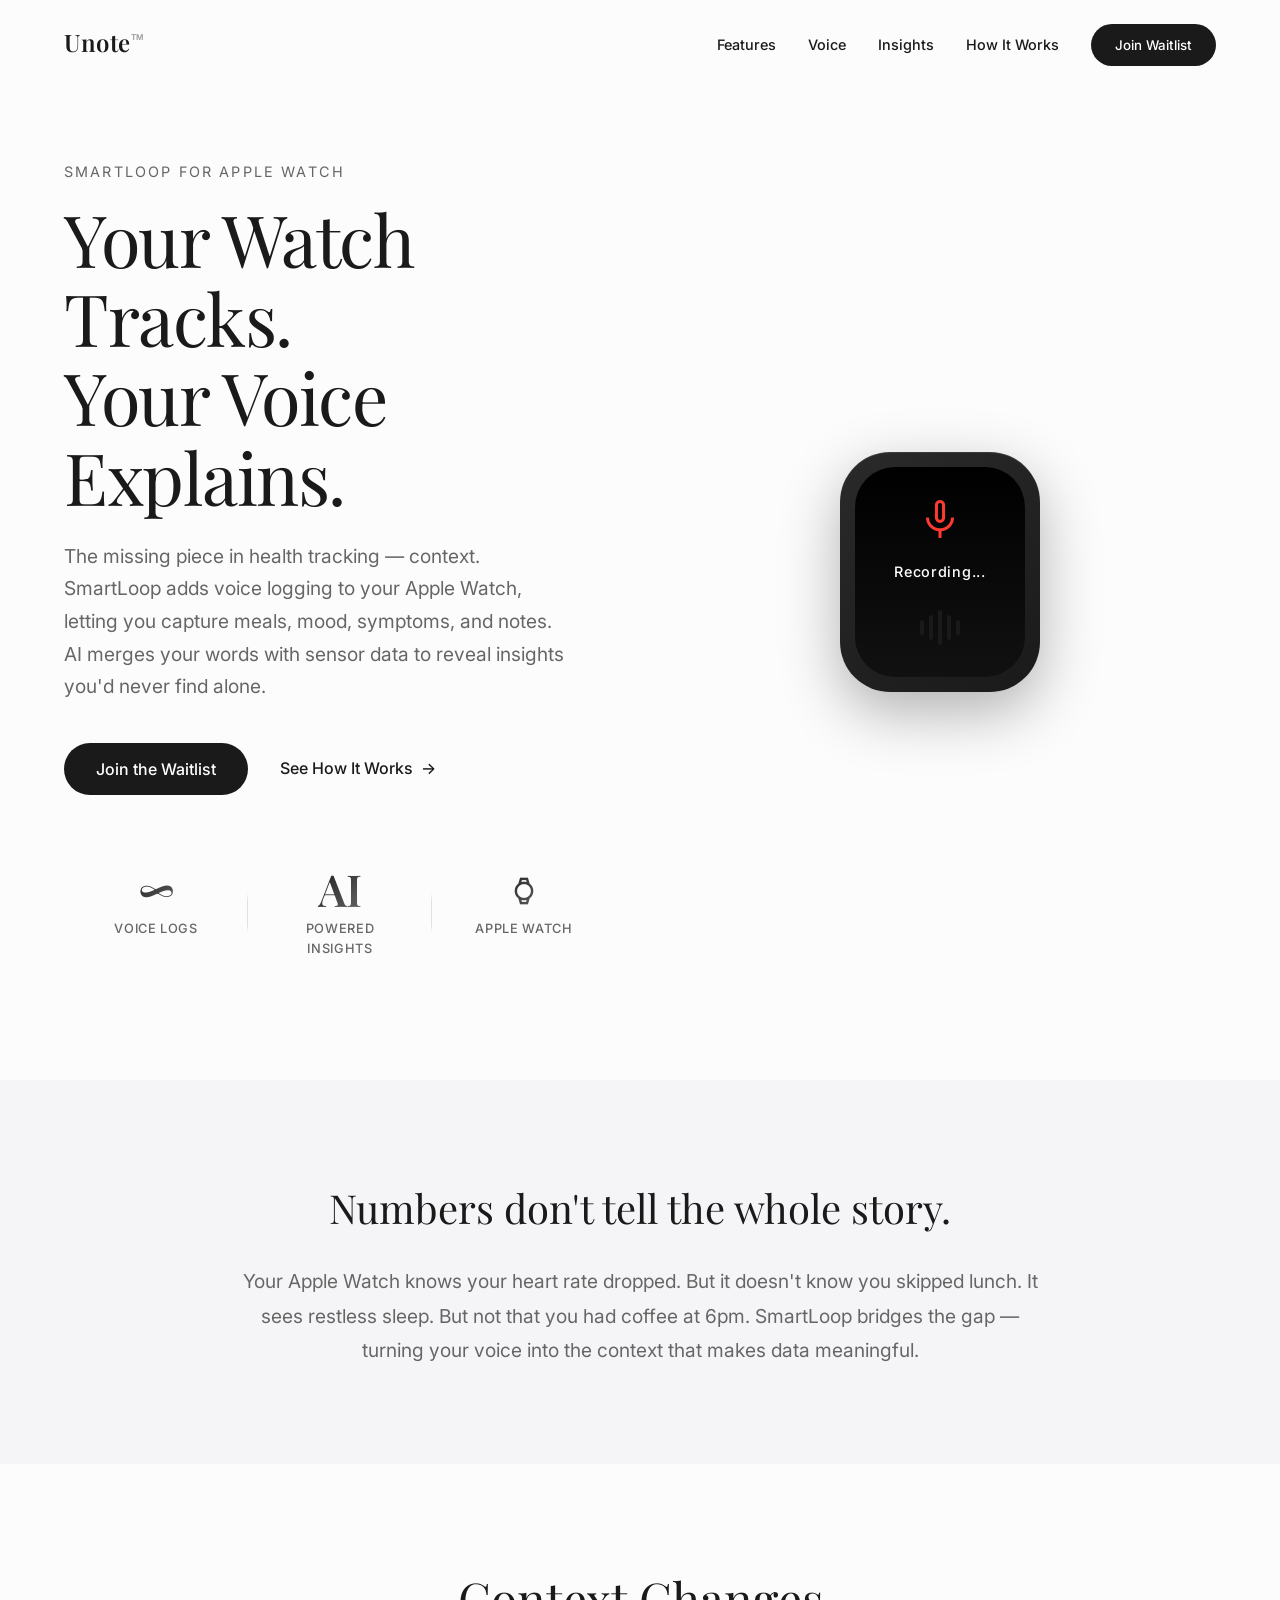
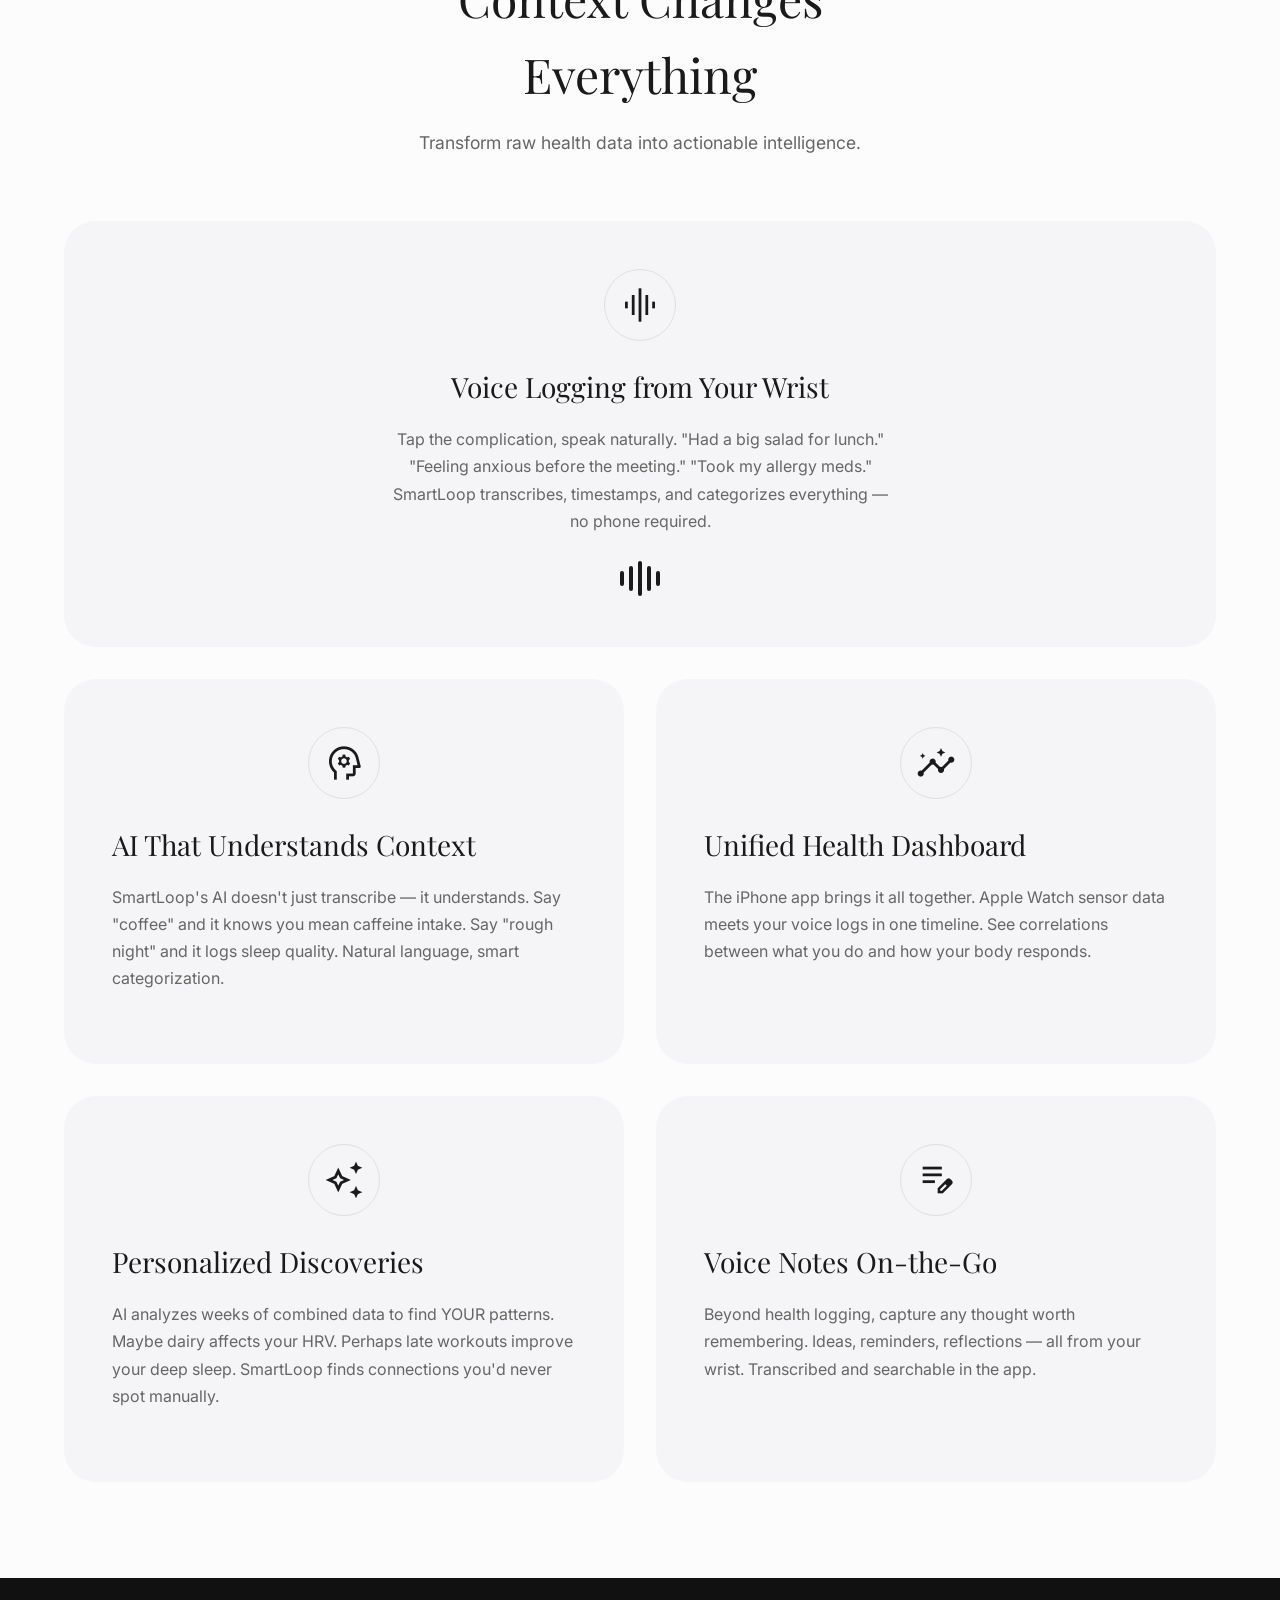
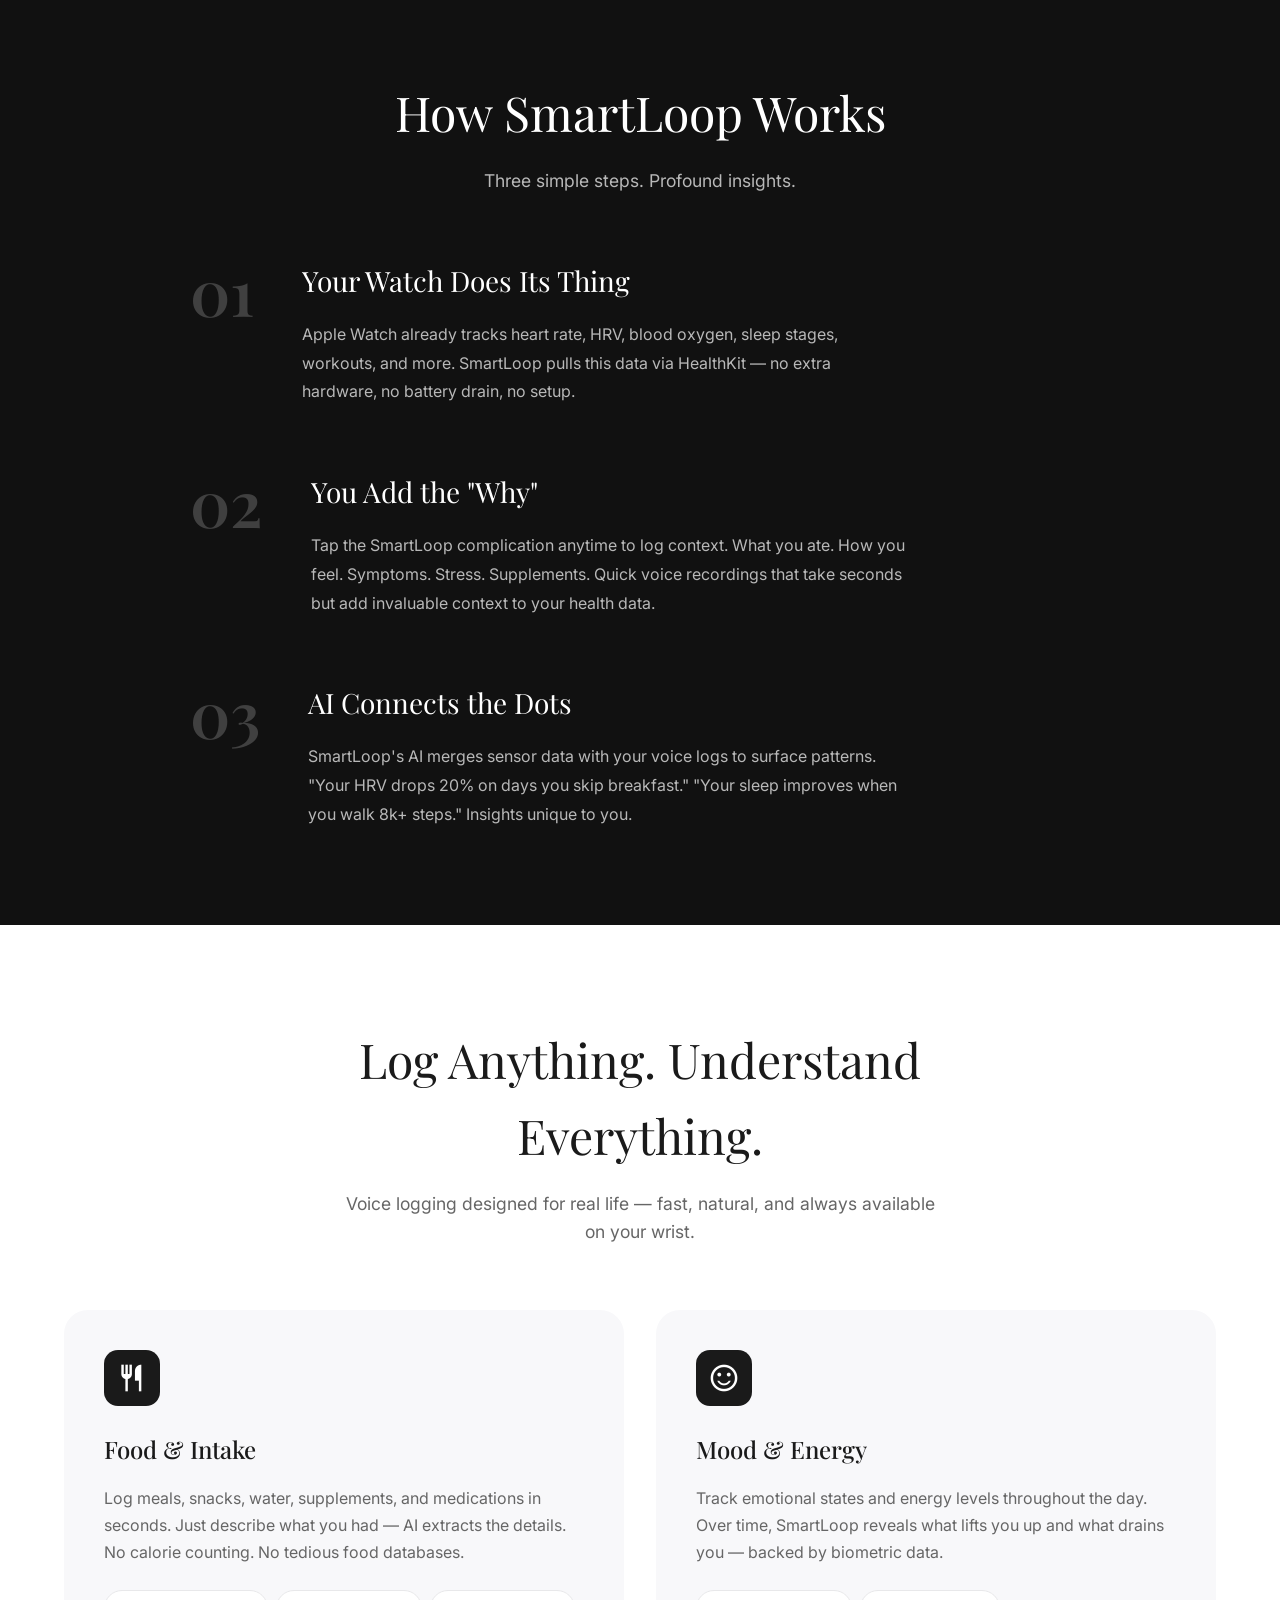
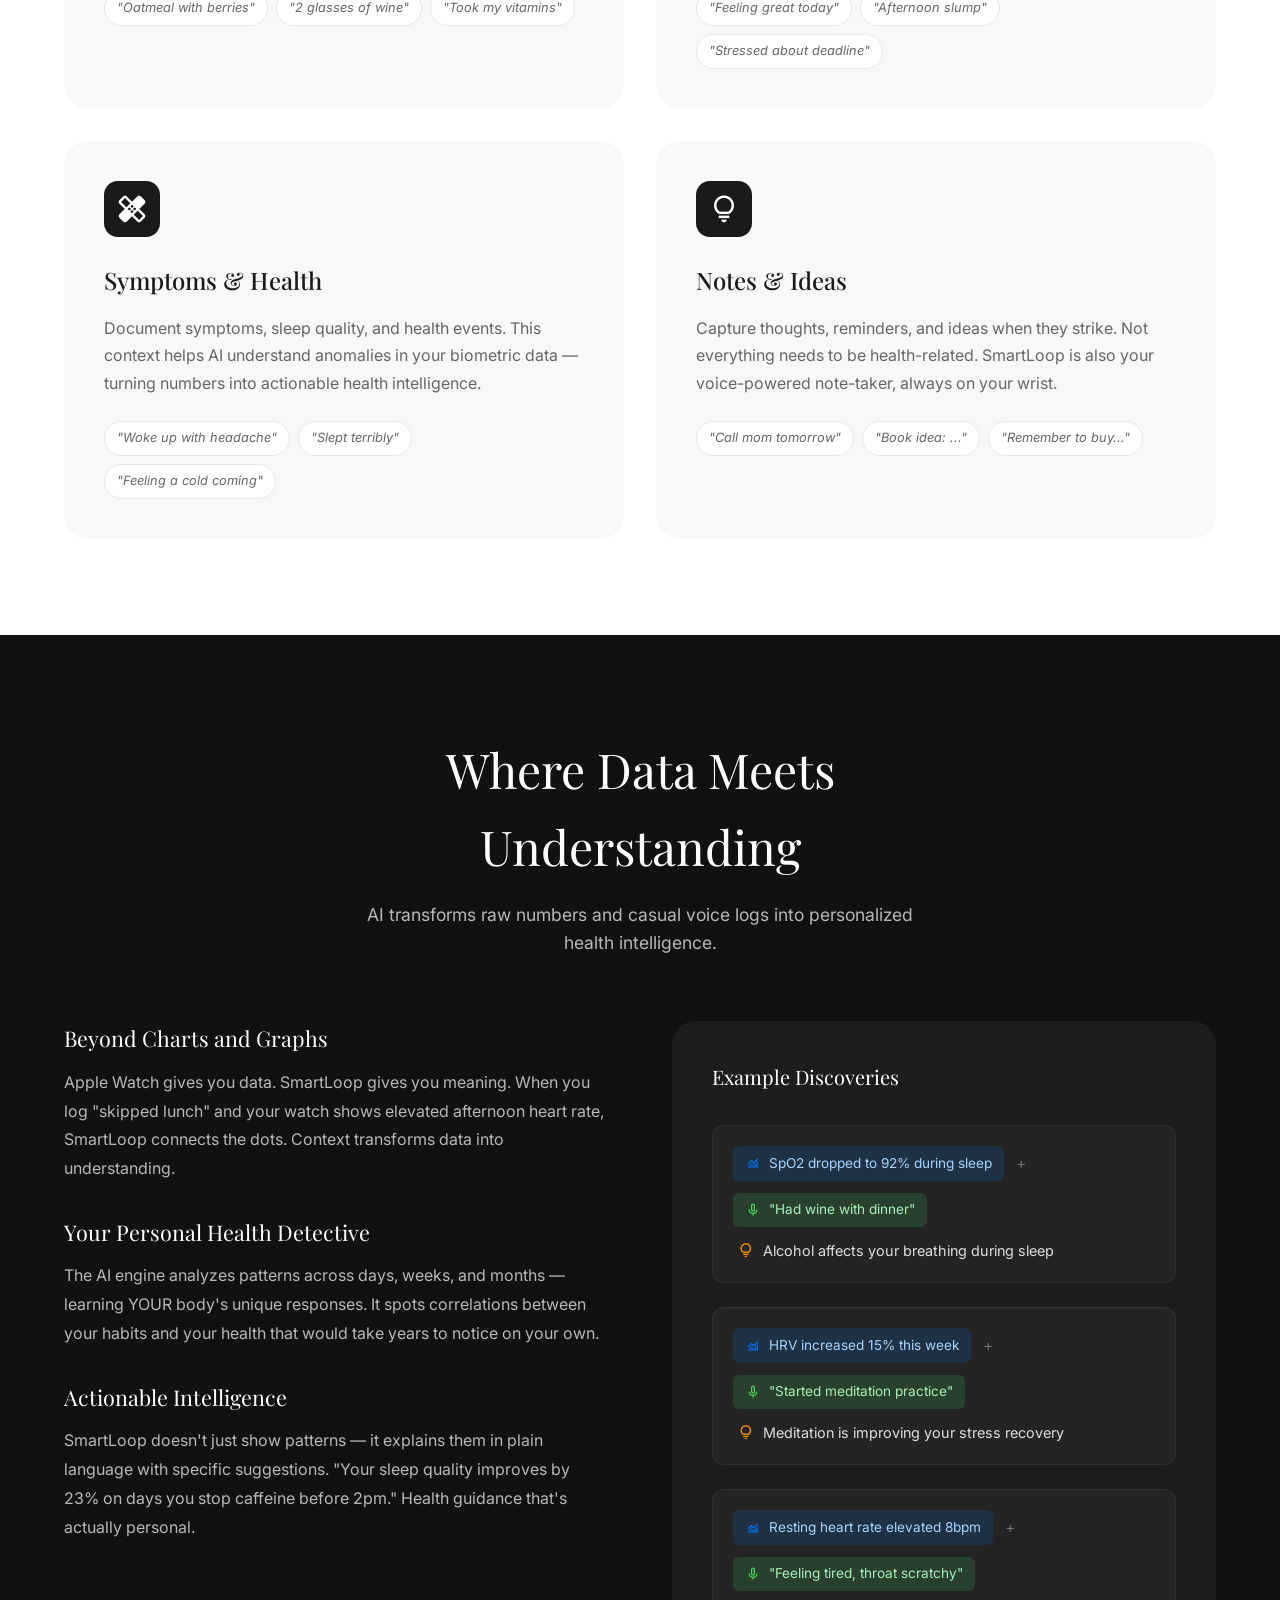
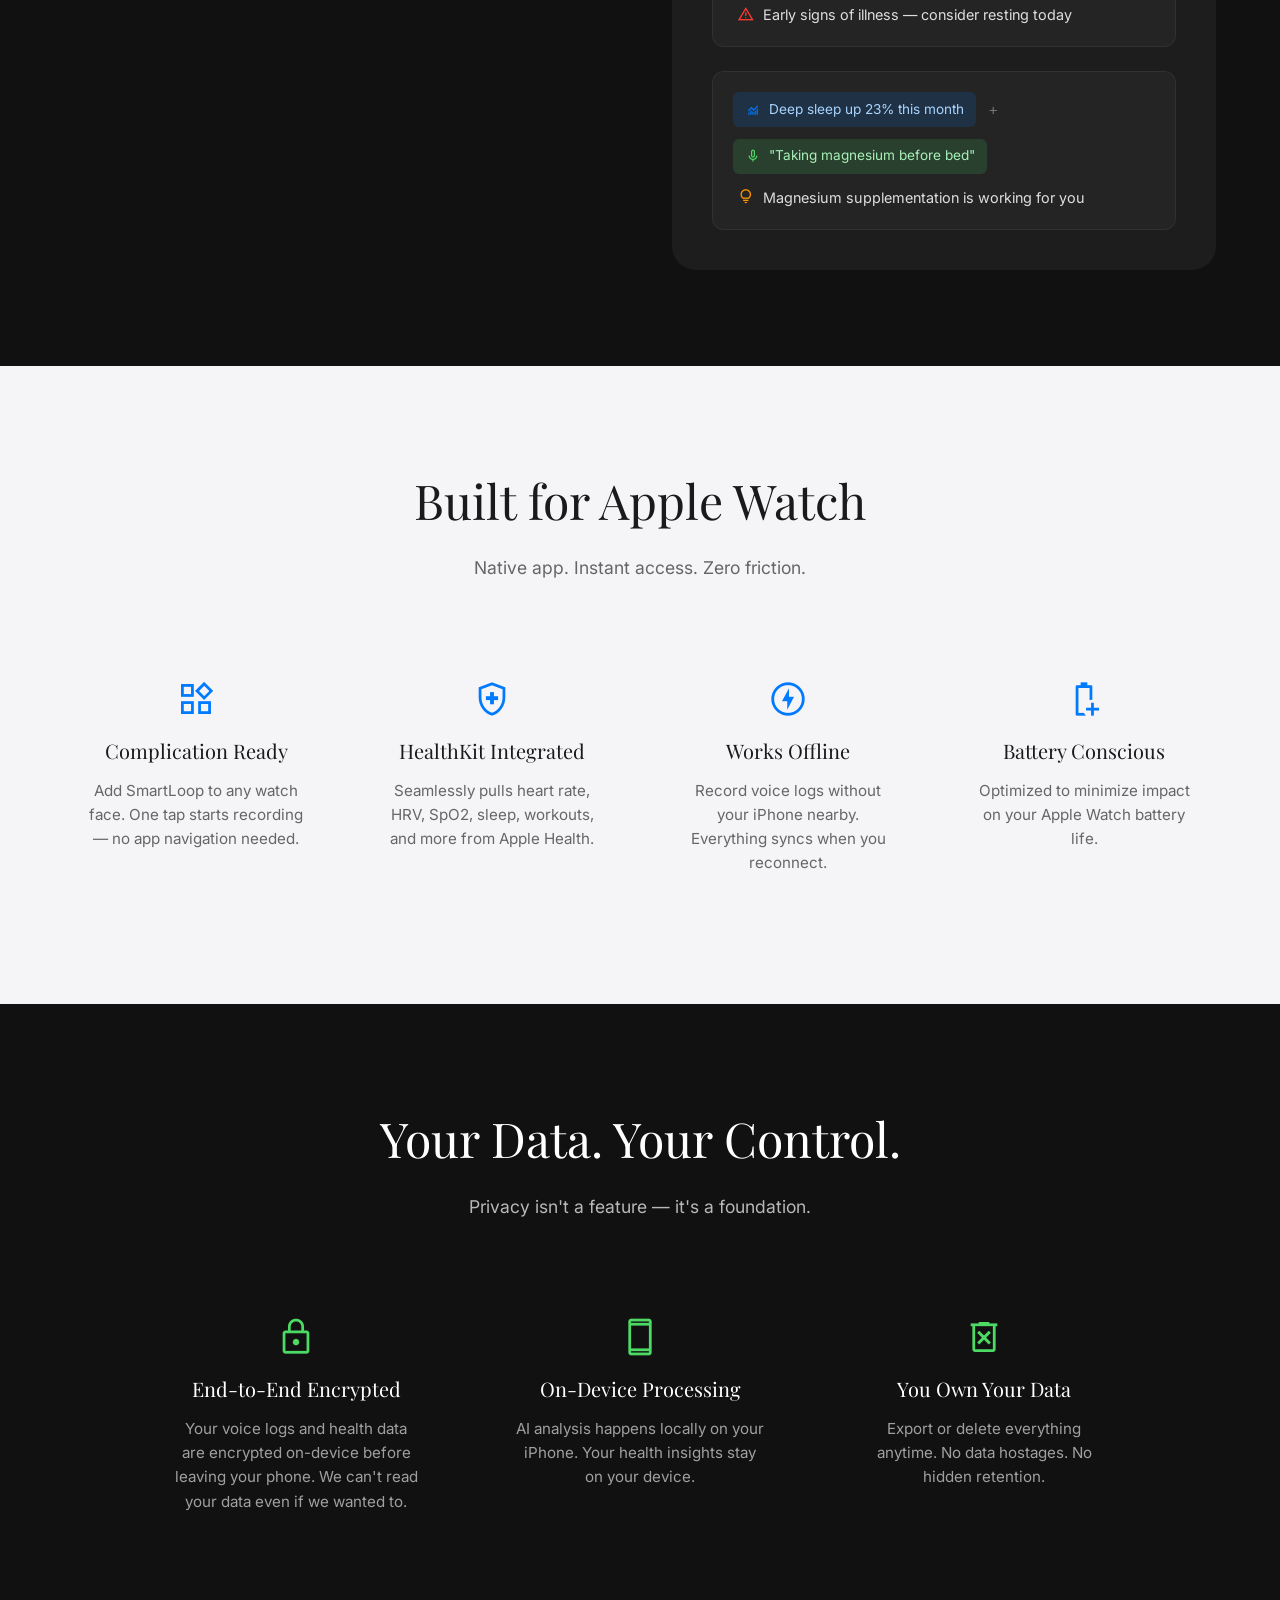
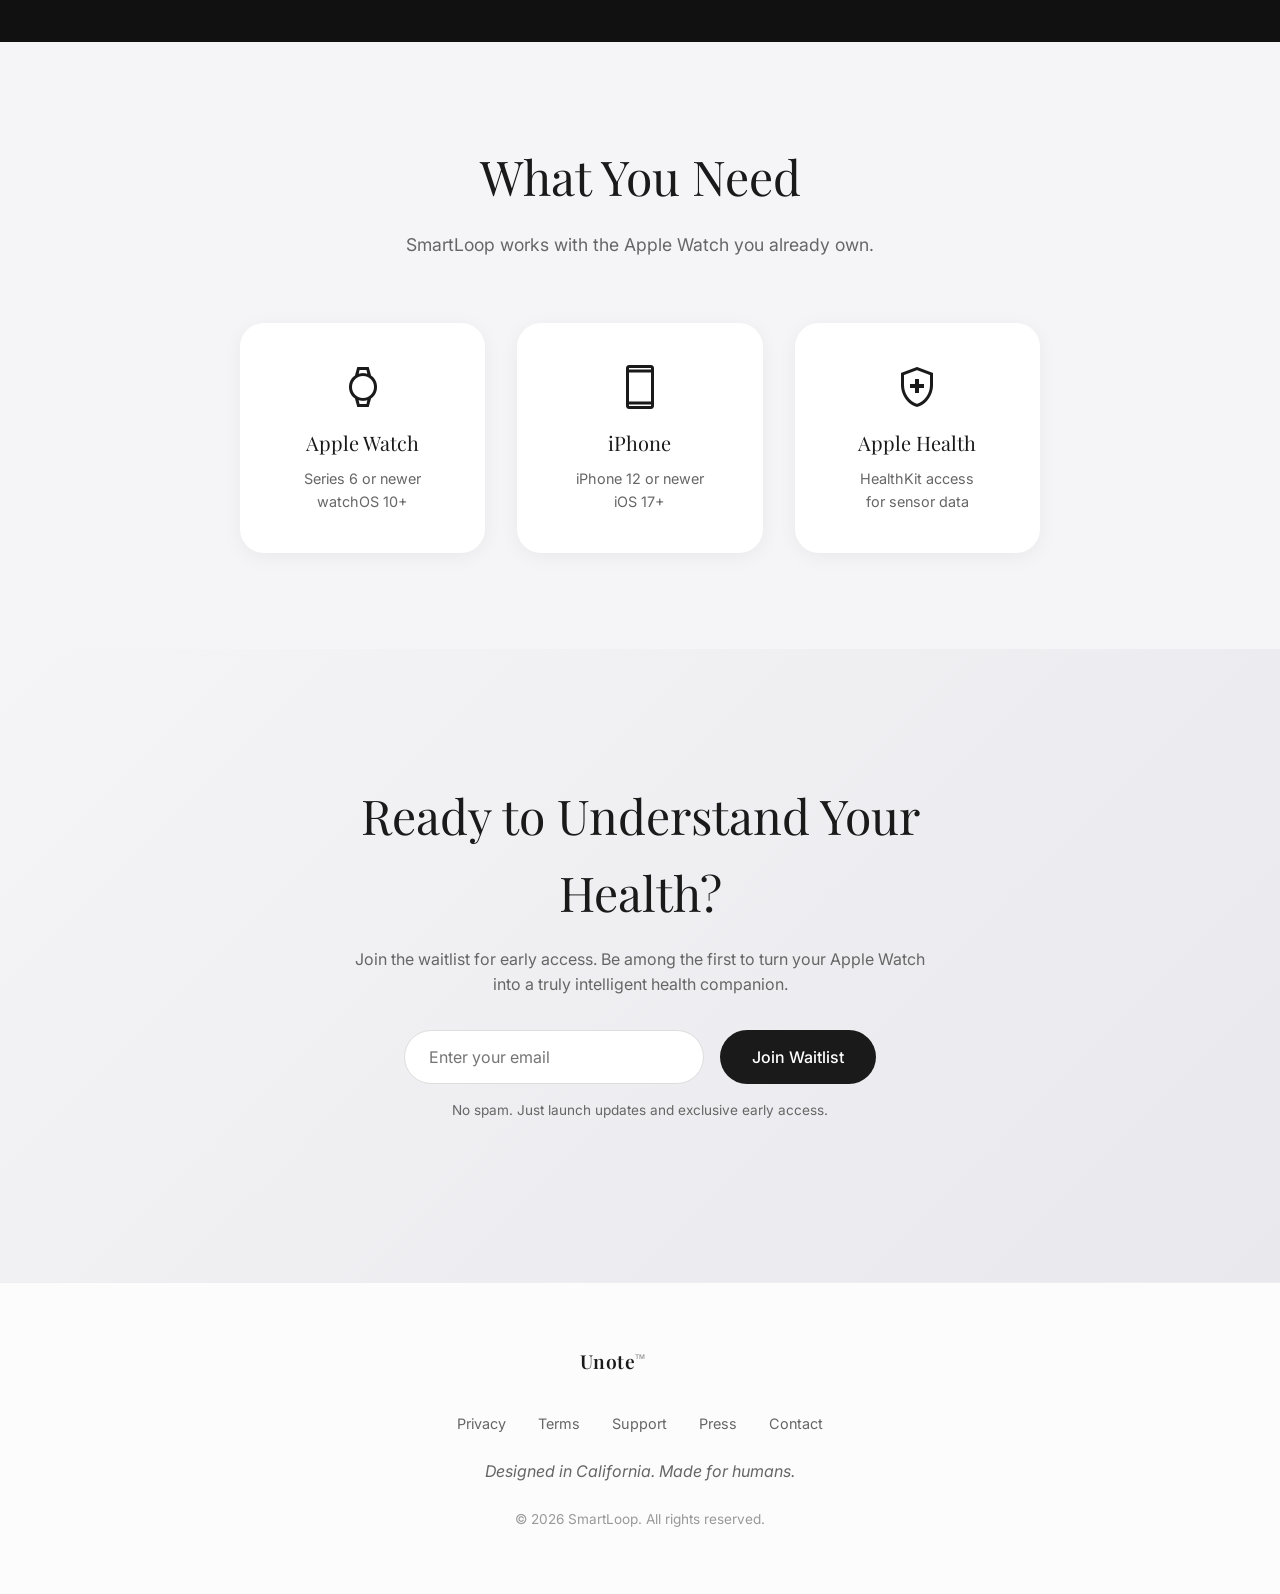
<file: index-2.html>
<!DOCTYPE html>
<html lang="en">
<head>
    <meta charset="UTF-8">
    <meta name="viewport" content="width=device-width, initial-scale=1.0">
    <title>SmartLoop - Voice-Powered Health Insights for Apple Watch</title>
    <link rel="stylesheet" href="styles.css">
    <link rel="preconnect" href="https://fonts.googleapis.com">
    <link rel="preconnect" href="https://fonts.gstatic.com" crossorigin>
    <link href="https://fonts.googleapis.com/css2?family=Inter:wght@300;400;500;600&family=Playfair+Display:ital,wght@0,400;0,600;1,400&display=swap" rel="stylesheet">
    <link href="https://fonts.googleapis.com/css2?family=Material+Symbols+Outlined:opsz,wght,FILL,GRAD@24,300,0,0" rel="stylesheet">
</head>
<body>
    <nav class="navbar">
        <div class="logo-container" id="logo-container">
            <!-- SVG Logo will be injected here -->
        </div>
        <div class="nav-links">
            <a href="#features">Features</a>
            <a href="#voice">Voice</a>
            <a href="#insights">Insights</a>
            <a href="#how-it-works">How It Works</a>
            <button class="pre-order-btn">Join Waitlist</button>
        </div>
    </nav>

    <header class="hero">
        <div class="hero-content">
            <p class="hero-eyebrow">SmartLoop for Apple Watch</p>
            <h1>Your Watch Tracks.<br>Your Voice Explains.</h1>
            <p class="subtitle">The missing piece in health tracking — context. SmartLoop adds voice logging to your Apple Watch, letting you capture meals, mood, symptoms, and notes. AI merges your words with sensor data to reveal insights you'd never find alone.</p>
            <div class="hero-actions">
                <button class="primary-btn">Join the Waitlist</button>
                <a href="#how-it-works" class="watch-video">See How It Works <span class="play-icon">→</span></a>
            </div>
            <div class="hero-stats">
                <div class="stat">
                    <span class="stat-number">∞</span>
                    <span class="stat-label">Voice Logs</span>
                </div>
                <div class="stat">
                    <span class="stat-number">AI</span>
                    <span class="stat-label">Powered Insights</span>
                </div>
                <div class="stat">
                    <span class="stat-number"><span class="material-symbols-outlined" style="font-size: 2rem;">watch</span></span>
                    <span class="stat-label">Apple Watch</span>
                </div>
            </div>
        </div>
        <div class="hero-visual">
            <div class="app-mockup">
                <div class="watch-frame">
                    <div class="watch-screen">
                        <span class="material-symbols-outlined recording-icon">mic</span>
                        <p class="recording-text">Recording...</p>
                        <div class="voice-visual">
                            <span class="wave"></span><span class="wave"></span><span class="wave"></span><span class="wave"></span><span class="wave"></span>
                        </div>
                    </div>
                </div>
            </div>
        </div>
    </header>

    <!-- Value Proposition -->
    <section class="value-prop">
        <div class="value-prop-content">
            <h2>Numbers don't tell the whole story.</h2>
            <p>Your Apple Watch knows your heart rate dropped. But it doesn't know you skipped lunch. It sees restless sleep. But not that you had coffee at 6pm. SmartLoop bridges the gap — turning your voice into the context that makes data meaningful.</p>
        </div>
    </section>

    <!-- Features Section -->
    <section id="features" class="features">
        <div class="section-header">
            <h2>Context Changes Everything</h2>
            <p>Transform raw health data into actionable intelligence.</p>
        </div>
        <div class="feature-grid">
            <div class="feature-card large">
                <div class="feature-icon"><span class="material-symbols-outlined">graphic_eq</span></div>
                <h3>Voice Logging from Your Wrist</h3>
                <p>Tap the complication, speak naturally. "Had a big salad for lunch." "Feeling anxious before the meeting." "Took my allergy meds." SmartLoop transcribes, timestamps, and categorizes everything — no phone required.</p>
                <div class="voice-visual">
                    <span class="wave"></span><span class="wave"></span><span class="wave"></span><span class="wave"></span><span class="wave"></span>
                </div>
            </div>
            <div class="feature-card">
                <div class="feature-icon"><span class="material-symbols-outlined">psychology</span></div>
                <h3>AI That Understands Context</h3>
                <p>SmartLoop's AI doesn't just transcribe — it understands. Say "coffee" and it knows you mean caffeine intake. Say "rough night" and it logs sleep quality. Natural language, smart categorization.</p>
            </div>
            <div class="feature-card">
                <div class="feature-icon"><span class="material-symbols-outlined">insights</span></div>
                <h3>Unified Health Dashboard</h3>
                <p>The iPhone app brings it all together. Apple Watch sensor data meets your voice logs in one timeline. See correlations between what you do and how your body responds.</p>
            </div>
            <div class="feature-card">
                <div class="feature-icon"><span class="material-symbols-outlined">auto_awesome</span></div>
                <h3>Personalized Discoveries</h3>
                <p>AI analyzes weeks of combined data to find YOUR patterns. Maybe dairy affects your HRV. Perhaps late workouts improve your deep sleep. SmartLoop finds connections you'd never spot manually.</p>
            </div>
            <div class="feature-card">
                <div class="feature-icon"><span class="material-symbols-outlined">edit_note</span></div>
                <h3>Voice Notes On-the-Go</h3>
                <p>Beyond health logging, capture any thought worth remembering. Ideas, reminders, reflections — all from your wrist. Transcribed and searchable in the app.</p>
            </div>
        </div>
    </section>

    <!-- How It Works -->
    <section id="how-it-works" class="how-it-works">
        <div class="section-header light">
            <h2>How SmartLoop Works</h2>
            <p>Three simple steps. Profound insights.</p>
        </div>
        <div class="steps-container">
            <div class="step">
                <div class="step-number">01</div>
                <div class="step-content">
                    <h3>Your Watch Does Its Thing</h3>
                    <p>Apple Watch already tracks heart rate, HRV, blood oxygen, sleep stages, workouts, and more. SmartLoop pulls this data via HealthKit — no extra hardware, no battery drain, no setup.</p>
                </div>
            </div>
            <div class="step">
                <div class="step-number">02</div>
                <div class="step-content">
                    <h3>You Add the "Why"</h3>
                    <p>Tap the SmartLoop complication anytime to log context. What you ate. How you feel. Symptoms. Stress. Supplements. Quick voice recordings that take seconds but add invaluable context to your health data.</p>
                </div>
            </div>
            <div class="step">
                <div class="step-number">03</div>
                <div class="step-content">
                    <h3>AI Connects the Dots</h3>
                    <p>SmartLoop's AI merges sensor data with your voice logs to surface patterns. "Your HRV drops 20% on days you skip breakfast." "Your sleep improves when you walk 8k+ steps." Insights unique to you.</p>
                </div>
            </div>
        </div>
    </section>

    <!-- Voice Features Section -->
    <section id="voice" class="voice-section">
        <div class="section-header">
            <h2>Log Anything. Understand Everything.</h2>
            <p>Voice logging designed for real life — fast, natural, and always available on your wrist.</p>
        </div>
        <div class="voice-features-grid">
            <div class="voice-feature-card">
                <div class="voice-feature-icon">
                    <span class="material-symbols-outlined">restaurant</span>
                </div>
                <h3>Food & Intake</h3>
                <p>Log meals, snacks, water, supplements, and medications in seconds. Just describe what you had — AI extracts the details. No calorie counting. No tedious food databases.</p>
                <div class="voice-examples">
                    <span class="example-tag">"Oatmeal with berries"</span>
                    <span class="example-tag">"2 glasses of wine"</span>
                    <span class="example-tag">"Took my vitamins"</span>
                </div>
            </div>
            <div class="voice-feature-card">
                <div class="voice-feature-icon">
                    <span class="material-symbols-outlined">sentiment_satisfied</span>
                </div>
                <h3>Mood & Energy</h3>
                <p>Track emotional states and energy levels throughout the day. Over time, SmartLoop reveals what lifts you up and what drains you — backed by biometric data.</p>
                <div class="voice-examples">
                    <span class="example-tag">"Feeling great today"</span>
                    <span class="example-tag">"Afternoon slump"</span>
                    <span class="example-tag">"Stressed about deadline"</span>
                </div>
            </div>
            <div class="voice-feature-card">
                <div class="voice-feature-icon">
                    <span class="material-symbols-outlined">healing</span>
                </div>
                <h3>Symptoms & Health</h3>
                <p>Document symptoms, sleep quality, and health events. This context helps AI understand anomalies in your biometric data — turning numbers into actionable health intelligence.</p>
                <div class="voice-examples">
                    <span class="example-tag">"Woke up with headache"</span>
                    <span class="example-tag">"Slept terribly"</span>
                    <span class="example-tag">"Feeling a cold coming"</span>
                </div>
            </div>
            <div class="voice-feature-card">
                <div class="voice-feature-icon">
                    <span class="material-symbols-outlined">lightbulb</span>
                </div>
                <h3>Notes & Ideas</h3>
                <p>Capture thoughts, reminders, and ideas when they strike. Not everything needs to be health-related. SmartLoop is also your voice-powered note-taker, always on your wrist.</p>
                <div class="voice-examples">
                    <span class="example-tag">"Call mom tomorrow"</span>
                    <span class="example-tag">"Book idea: ..."</span>
                    <span class="example-tag">"Remember to buy..."</span>
                </div>
            </div>
        </div>
    </section>

    <!-- AI Insights Section -->
    <section id="insights" class="ai-integration">
        <div class="section-header light">
            <h2>Where Data Meets Understanding</h2>
            <p>AI transforms raw numbers and casual voice logs into personalized health intelligence.</p>
        </div>
        <div class="integration-content">
            <div class="integration-explanation">
                <div class="integration-block">
                    <h3>Beyond Charts and Graphs</h3>
                    <p>Apple Watch gives you data. SmartLoop gives you meaning. When you log "skipped lunch" and your watch shows elevated afternoon heart rate, SmartLoop connects the dots. Context transforms data into understanding.</p>
                </div>
                <div class="integration-block">
                    <h3>Your Personal Health Detective</h3>
                    <p>The AI engine analyzes patterns across days, weeks, and months — learning YOUR body's unique responses. It spots correlations between your habits and your health that would take years to notice on your own.</p>
                </div>
                <div class="integration-block">
                    <h3>Actionable Intelligence</h3>
                    <p>SmartLoop doesn't just show patterns — it explains them in plain language with specific suggestions. "Your sleep quality improves by 23% on days you stop caffeine before 2pm." Health guidance that's actually personal.</p>
                </div>
            </div>
            <div class="integration-examples">
                <h3>Example Discoveries</h3>
                <div class="correlation-list">
                    <div class="correlation-item">
                        <div class="correlation-row">
                            <span class="correlation-data"><span class="material-symbols-outlined">monitoring</span> SpO2 dropped to 92% during sleep</span>
                            <span class="correlation-plus">+</span>
                            <span class="correlation-voice"><span class="material-symbols-outlined">mic</span> "Had wine with dinner"</span>
                        </div>
                        <span class="correlation-result"><span class="material-symbols-outlined">lightbulb</span> Alcohol affects your breathing during sleep</span>
                    </div>
                    <div class="correlation-item">
                        <div class="correlation-row">
                            <span class="correlation-data"><span class="material-symbols-outlined">monitoring</span> HRV increased 15% this week</span>
                            <span class="correlation-plus">+</span>
                            <span class="correlation-voice"><span class="material-symbols-outlined">mic</span> "Started meditation practice"</span>
                        </div>
                        <span class="correlation-result"><span class="material-symbols-outlined">lightbulb</span> Meditation is improving your stress recovery</span>
                    </div>
                    <div class="correlation-item">
                        <div class="correlation-row">
                            <span class="correlation-data"><span class="material-symbols-outlined">monitoring</span> Resting heart rate elevated 8bpm</span>
                            <span class="correlation-plus">+</span>
                            <span class="correlation-voice"><span class="material-symbols-outlined">mic</span> "Feeling tired, throat scratchy"</span>
                        </div>
                        <span class="correlation-result"><span class="material-symbols-outlined">warning</span> Early signs of illness — consider resting today</span>
                    </div>
                    <div class="correlation-item">
                        <div class="correlation-row">
                            <span class="correlation-data"><span class="material-symbols-outlined">monitoring</span> Deep sleep up 23% this month</span>
                            <span class="correlation-plus">+</span>
                            <span class="correlation-voice"><span class="material-symbols-outlined">mic</span> "Taking magnesium before bed"</span>
                        </div>
                        <span class="correlation-result"><span class="material-symbols-outlined">lightbulb</span> Magnesium supplementation is working for you</span>
                    </div>
                </div>
            </div>
        </div>
    </section>

    <!-- Apple Watch Integration -->
    <section class="watch-integration">
        <div class="section-header">
            <h2>Built for Apple Watch</h2>
            <p>Native app. Instant access. Zero friction.</p>
        </div>
        <div class="watch-features-grid">
            <div class="watch-feature">
                <span class="material-symbols-outlined">widgets</span>
                <h3>Complication Ready</h3>
                <p>Add SmartLoop to any watch face. One tap starts recording — no app navigation needed.</p>
            </div>
            <div class="watch-feature">
                <span class="material-symbols-outlined">health_and_safety</span>
                <h3>HealthKit Integrated</h3>
                <p>Seamlessly pulls heart rate, HRV, SpO2, sleep, workouts, and more from Apple Health.</p>
            </div>
            <div class="watch-feature">
                <span class="material-symbols-outlined">offline_bolt</span>
                <h3>Works Offline</h3>
                <p>Record voice logs without your iPhone nearby. Everything syncs when you reconnect.</p>
            </div>
            <div class="watch-feature">
                <span class="material-symbols-outlined">battery_saver</span>
                <h3>Battery Conscious</h3>
                <p>Optimized to minimize impact on your Apple Watch battery life.</p>
            </div>
        </div>
    </section>

    <!-- Privacy Section -->
    <section class="privacy-section">
        <div class="section-header light">
            <h2>Your Data. Your Control.</h2>
            <p>Privacy isn't a feature — it's a foundation.</p>
        </div>
        <div class="privacy-grid">
            <div class="privacy-card">
                <span class="material-symbols-outlined">lock</span>
                <h3>End-to-End Encrypted</h3>
                <p>Your voice logs and health data are encrypted on-device before leaving your phone. We can't read your data even if we wanted to.</p>
            </div>
            <div class="privacy-card">
                <span class="material-symbols-outlined">smartphone</span>
                <h3>On-Device Processing</h3>
                <p>AI analysis happens locally on your iPhone. Your health insights stay on your device.</p>
            </div>
            <div class="privacy-card">
                <span class="material-symbols-outlined">delete_forever</span>
                <h3>You Own Your Data</h3>
                <p>Export or delete everything anytime. No data hostages. No hidden retention.</p>
            </div>
        </div>
    </section>

    <!-- Requirements Section -->
    <section class="requirements-section">
        <div class="section-header">
            <h2>What You Need</h2>
            <p>SmartLoop works with the Apple Watch you already own.</p>
        </div>
        <div class="requirements-grid">
            <div class="requirement-card">
                <span class="material-symbols-outlined">watch</span>
                <h3>Apple Watch</h3>
                <p>Series 6 or newer<br>watchOS 10+</p>
            </div>
            <div class="requirement-card">
                <span class="material-symbols-outlined">smartphone</span>
                <h3>iPhone</h3>
                <p>iPhone 12 or newer<br>iOS 17+</p>
            </div>
            <div class="requirement-card">
                <span class="material-symbols-outlined">health_and_safety</span>
                <h3>Apple Health</h3>
                <p>HealthKit access<br>for sensor data</p>
            </div>
        </div>
    </section>

    <!-- CTA Section -->
    <section class="cta-section">
        <div class="cta-content">
            <h2>Ready to Understand Your Health?</h2>
            <p>Join the waitlist for early access. Be among the first to turn your Apple Watch into a truly intelligent health companion.</p>
            <div class="cta-form">
                <input type="email" placeholder="Enter your email" class="email-input">
                <button class="cta-btn">Join Waitlist</button>
            </div>
            <p class="cta-note">No spam. Just launch updates and exclusive early access.</p>
        </div>
    </section>

    <footer>
        <div class="footer-content">
            <div class="footer-logo" id="footer-logo"></div>
            <div class="footer-links">
                <a href="#">Privacy</a>
                <a href="#">Terms</a>
                <a href="#">Support</a>
                <a href="#">Press</a>
                <a href="#">Contact</a>
            </div>
            <p class="footer-tagline">Designed in California. Made for humans.</p>
            <p>&copy; 2026 SmartLoop. All rights reserved.</p>
        </div>
    </footer>

    <!-- Waitlist Modal -->
    <div id="waitlist-modal" class="modal">
        <div class="modal-content">
            <button class="modal-close" aria-label="Close">&times;</button>
            <div class="modal-icon">
                <span class="material-symbols-outlined">schedule</span>
            </div>
            <h2>Coming Soon</h2>
            <p>SmartLoop for Apple Watch is currently in development. Join our waitlist to be the first to know when we launch.</p>
            <form class="modal-form" id="waitlist-form">
                <input type="email" placeholder="Enter your email" class="modal-input" required>
                <button type="submit" class="modal-submit">Notify Me</button>
            </form>
            <p class="modal-note">We'll only email you about the launch. No spam, ever.</p>
        </div>
    </div>

    <script src="script.js"></script>
</body>
</html>
</file>
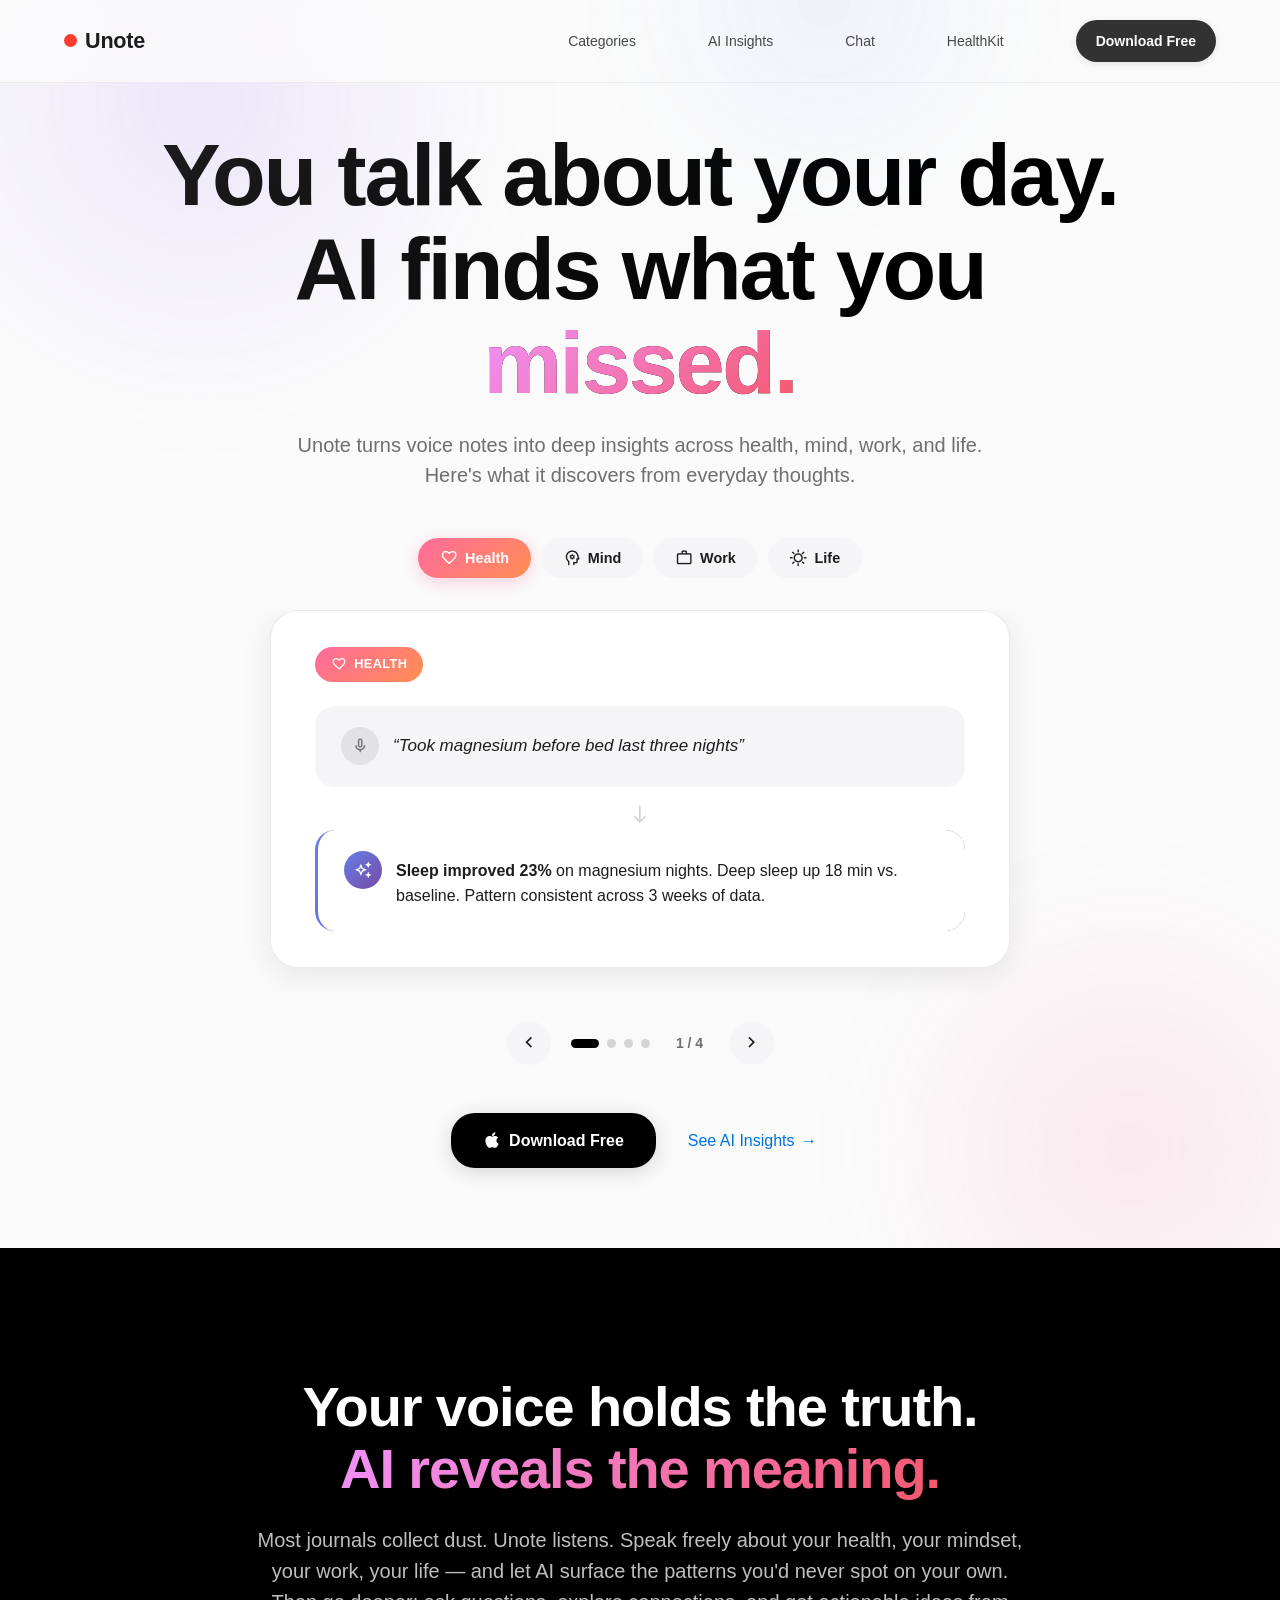
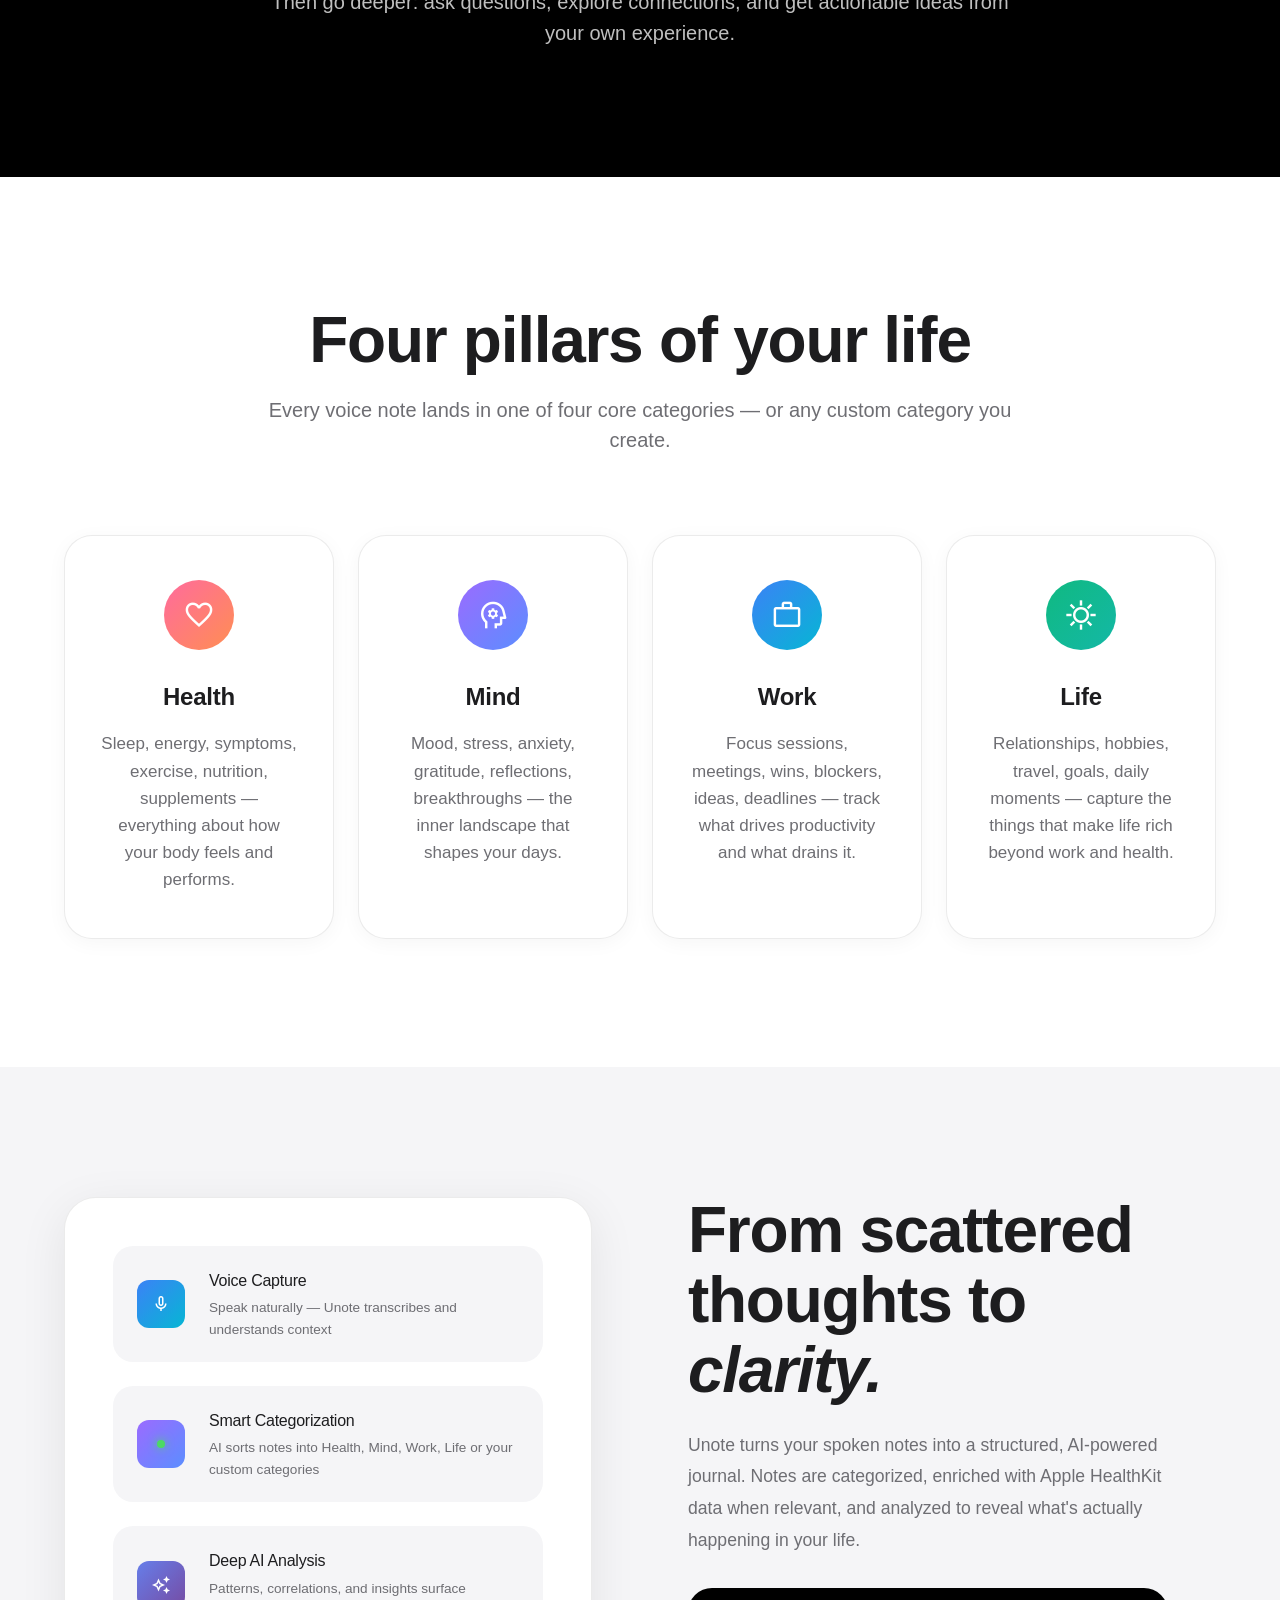
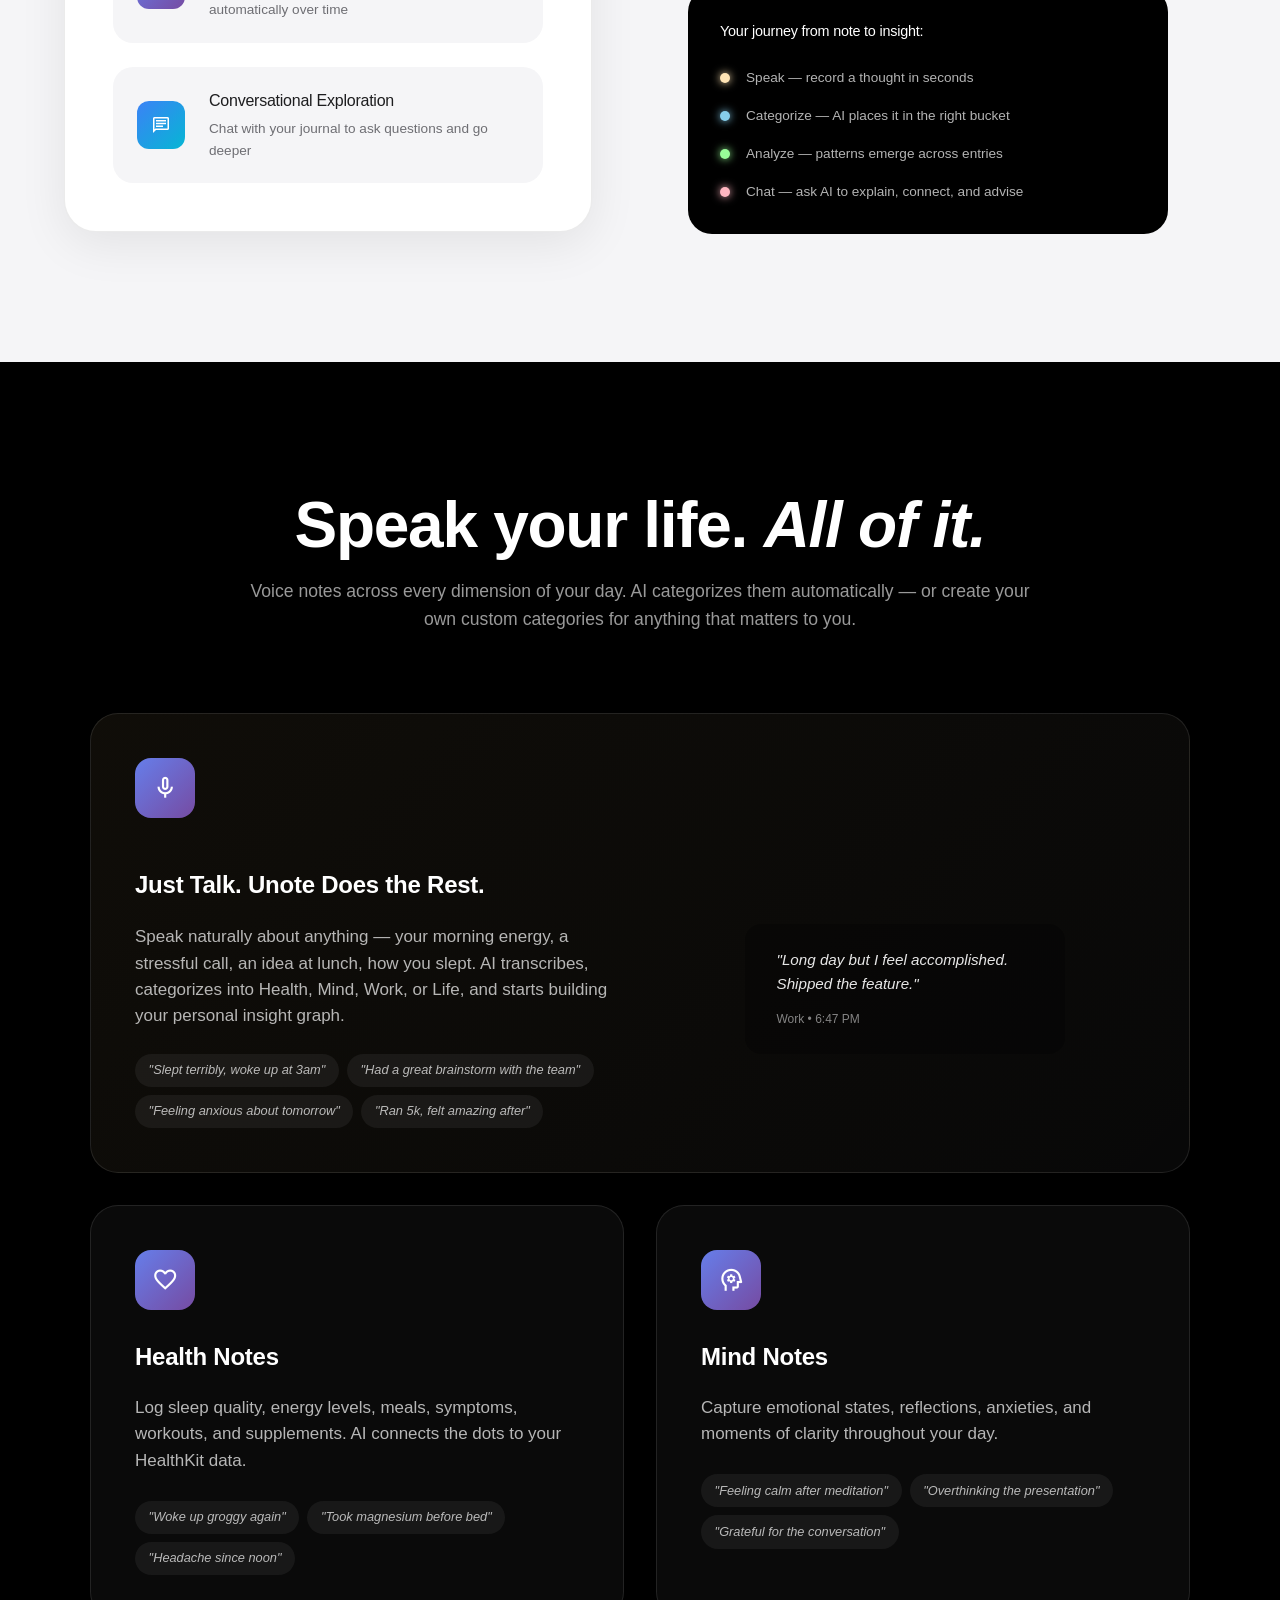
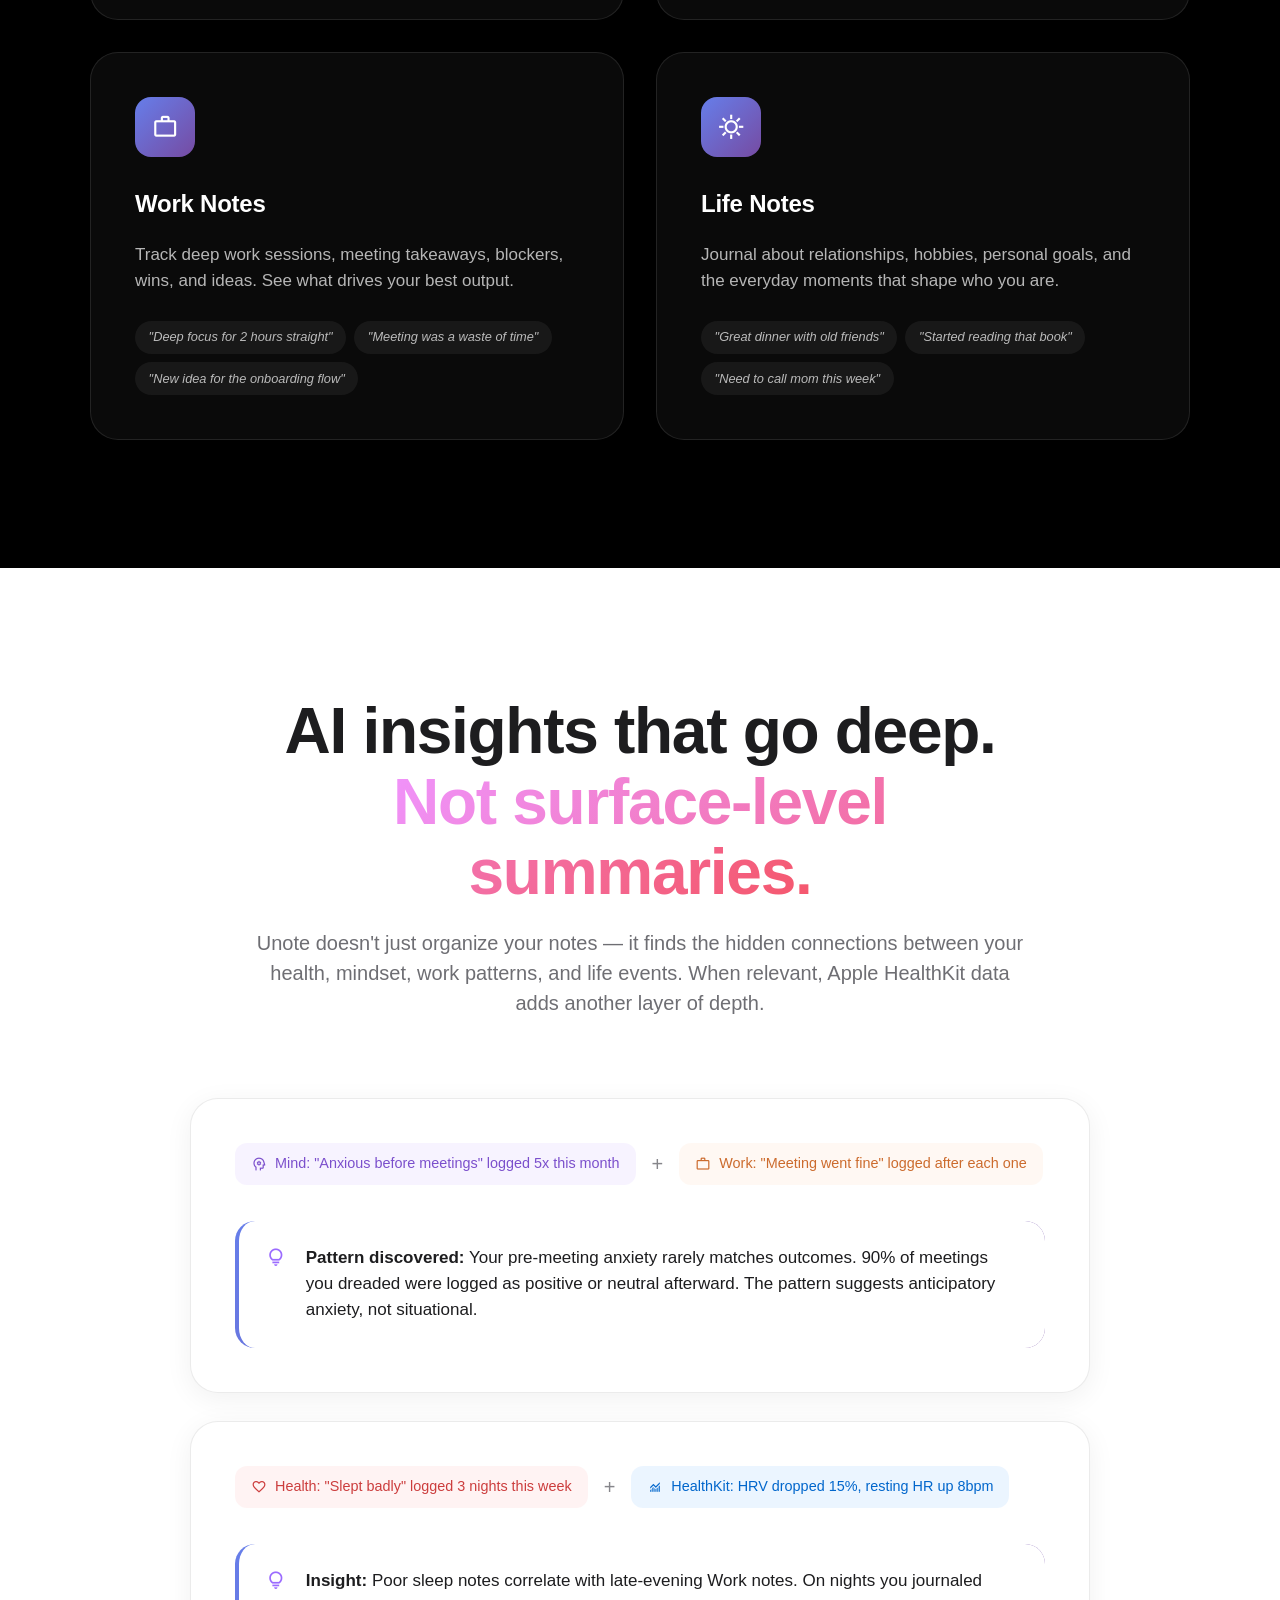
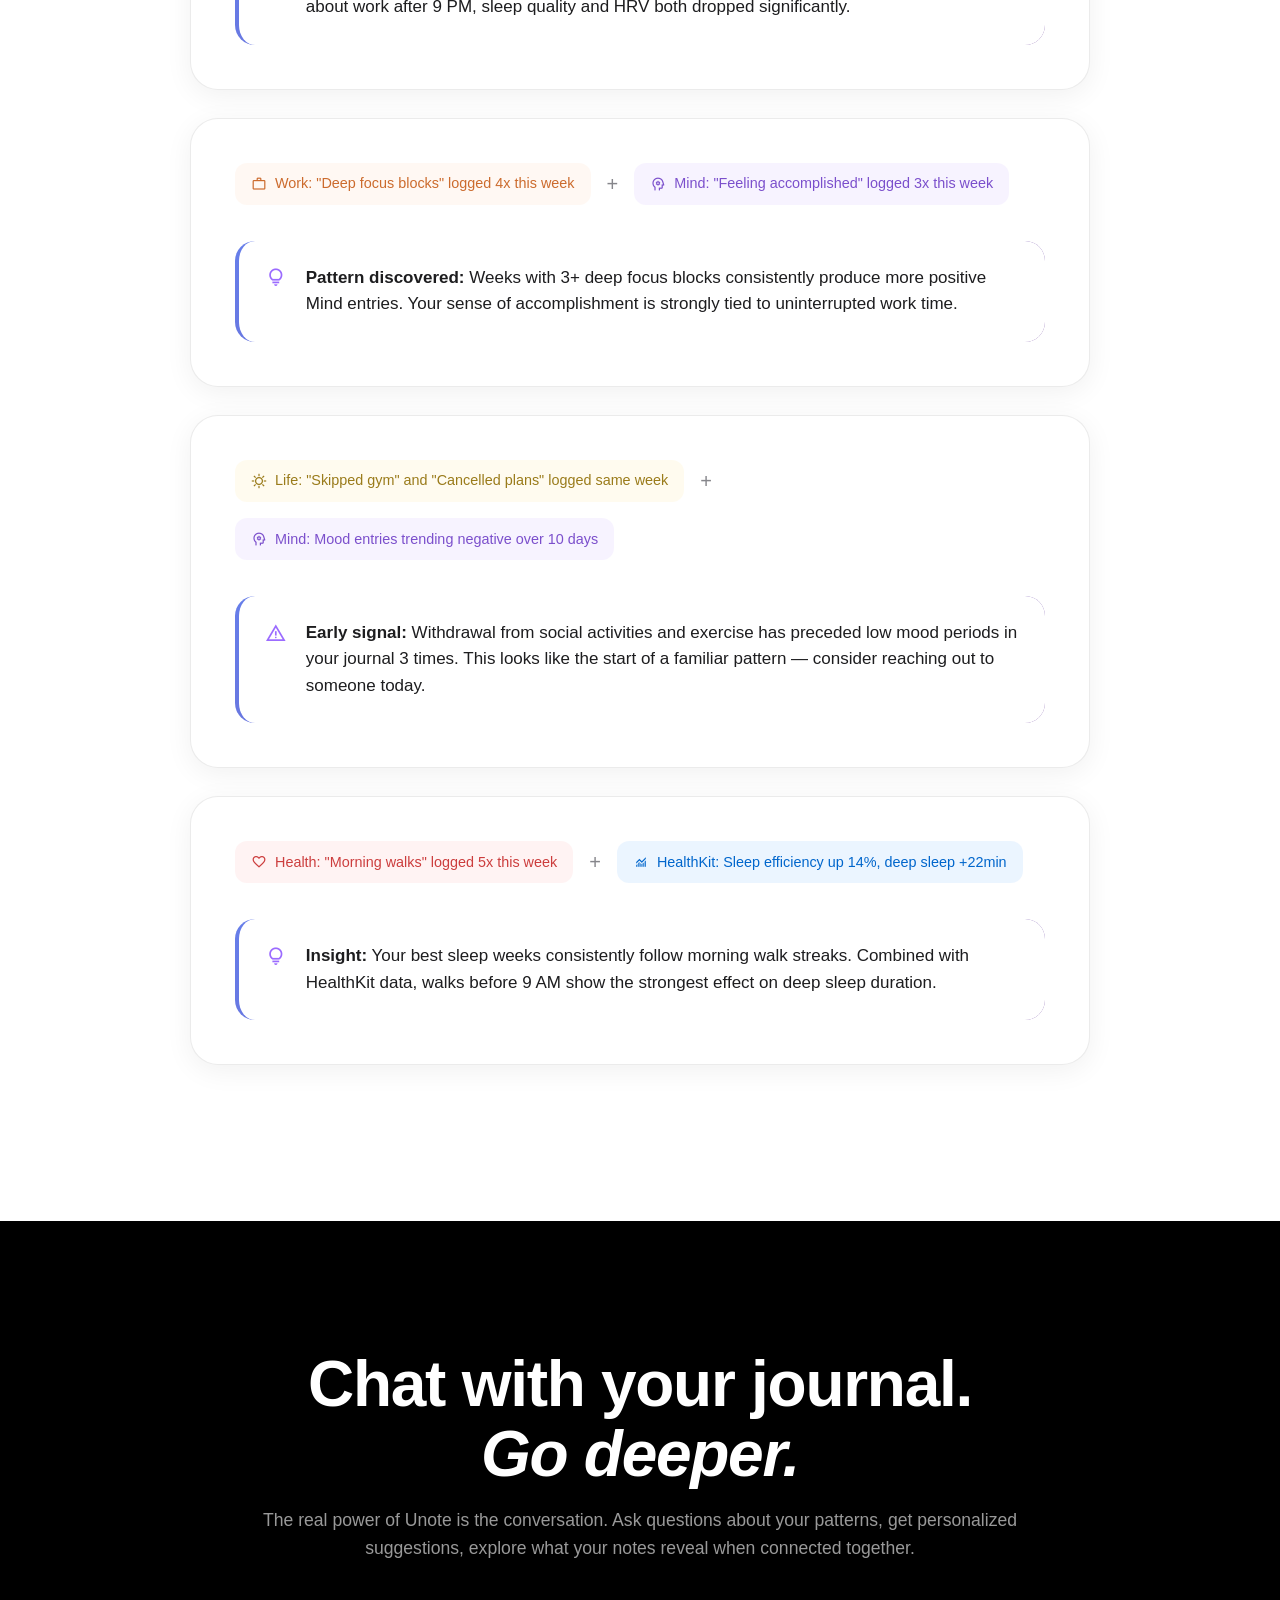
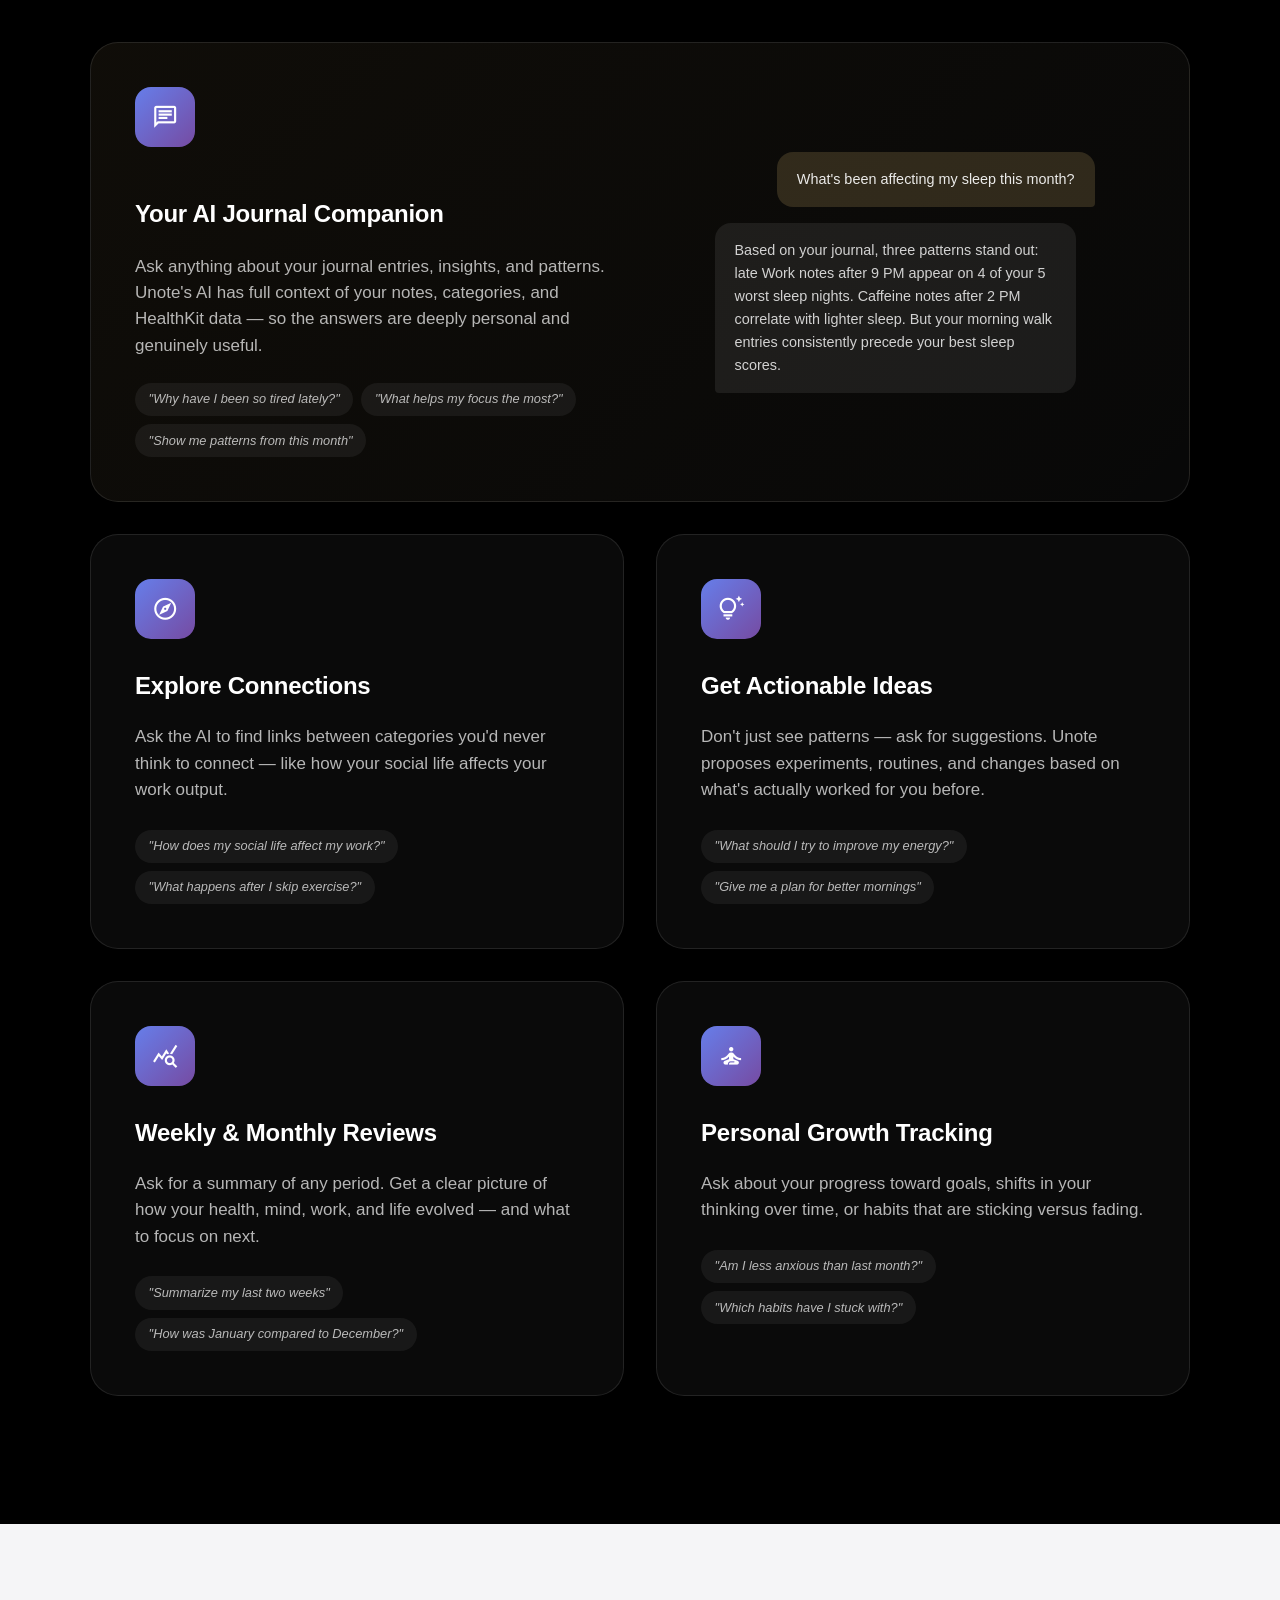
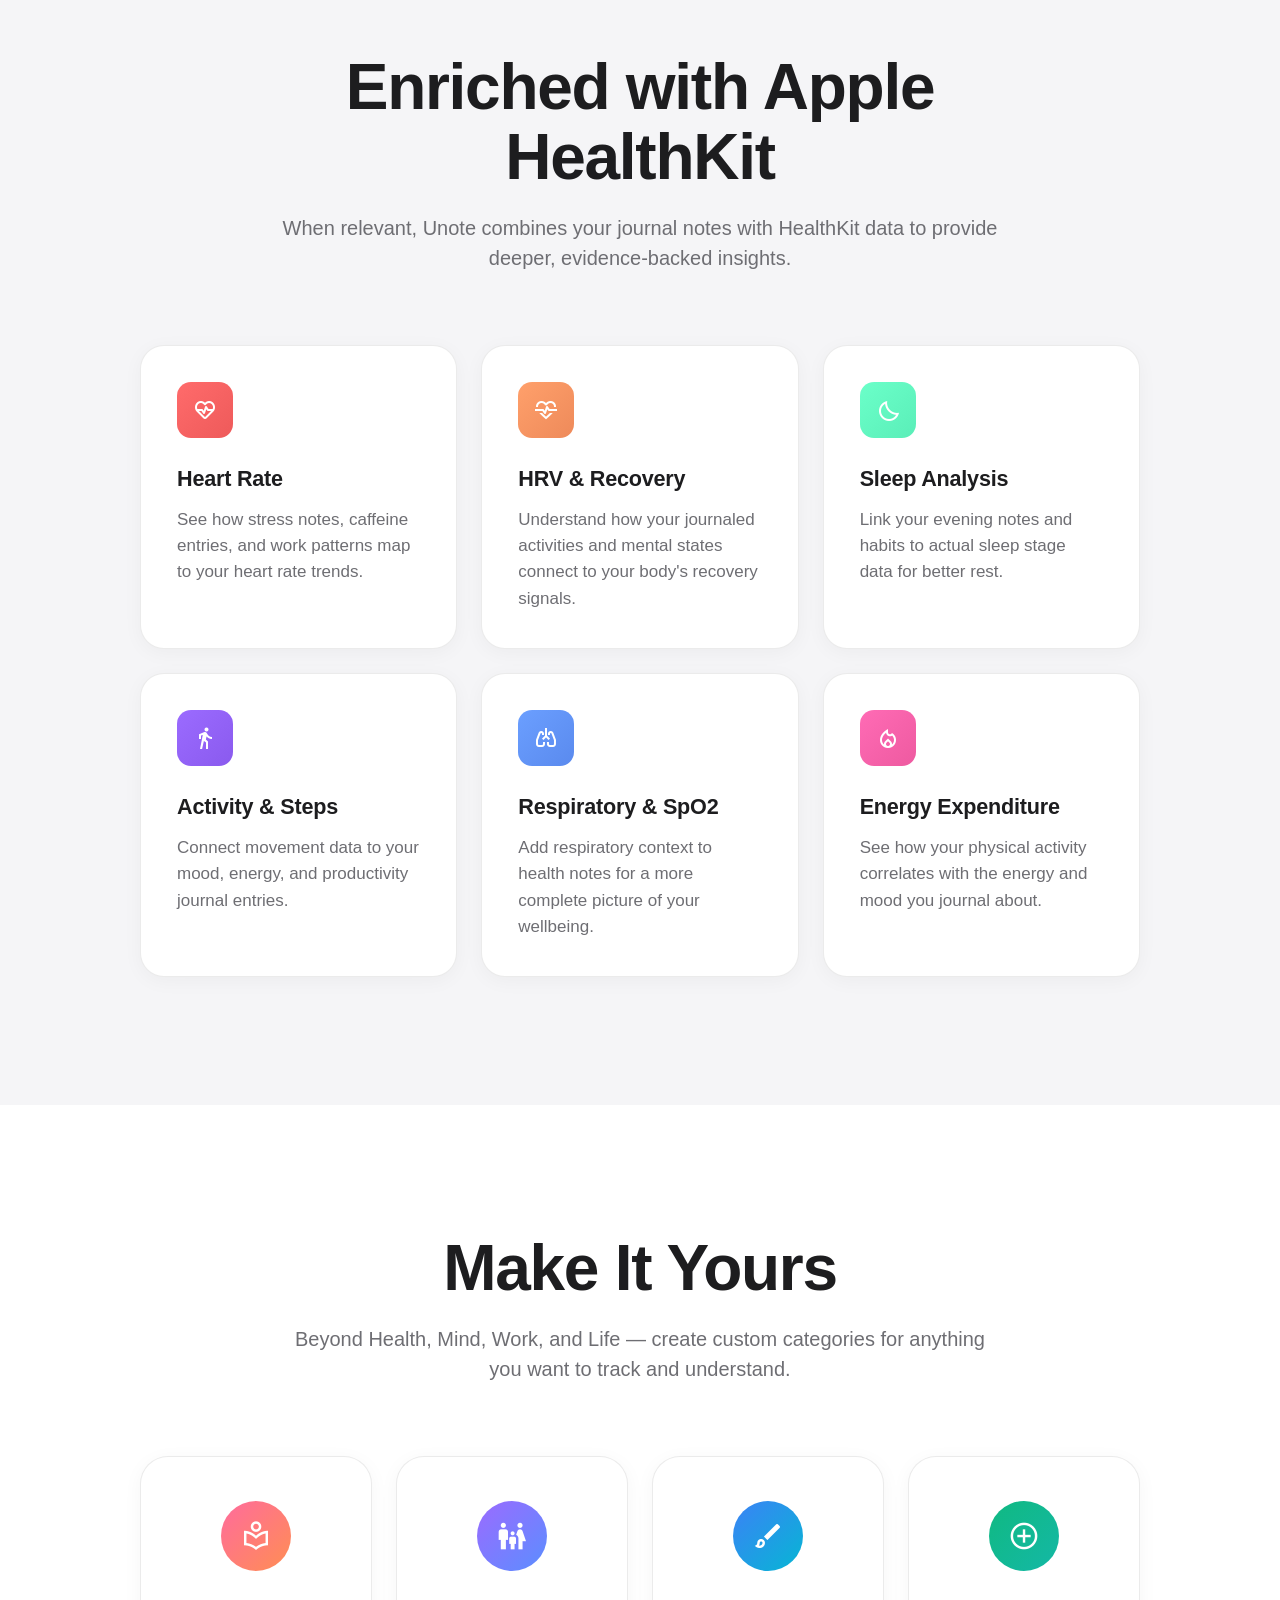
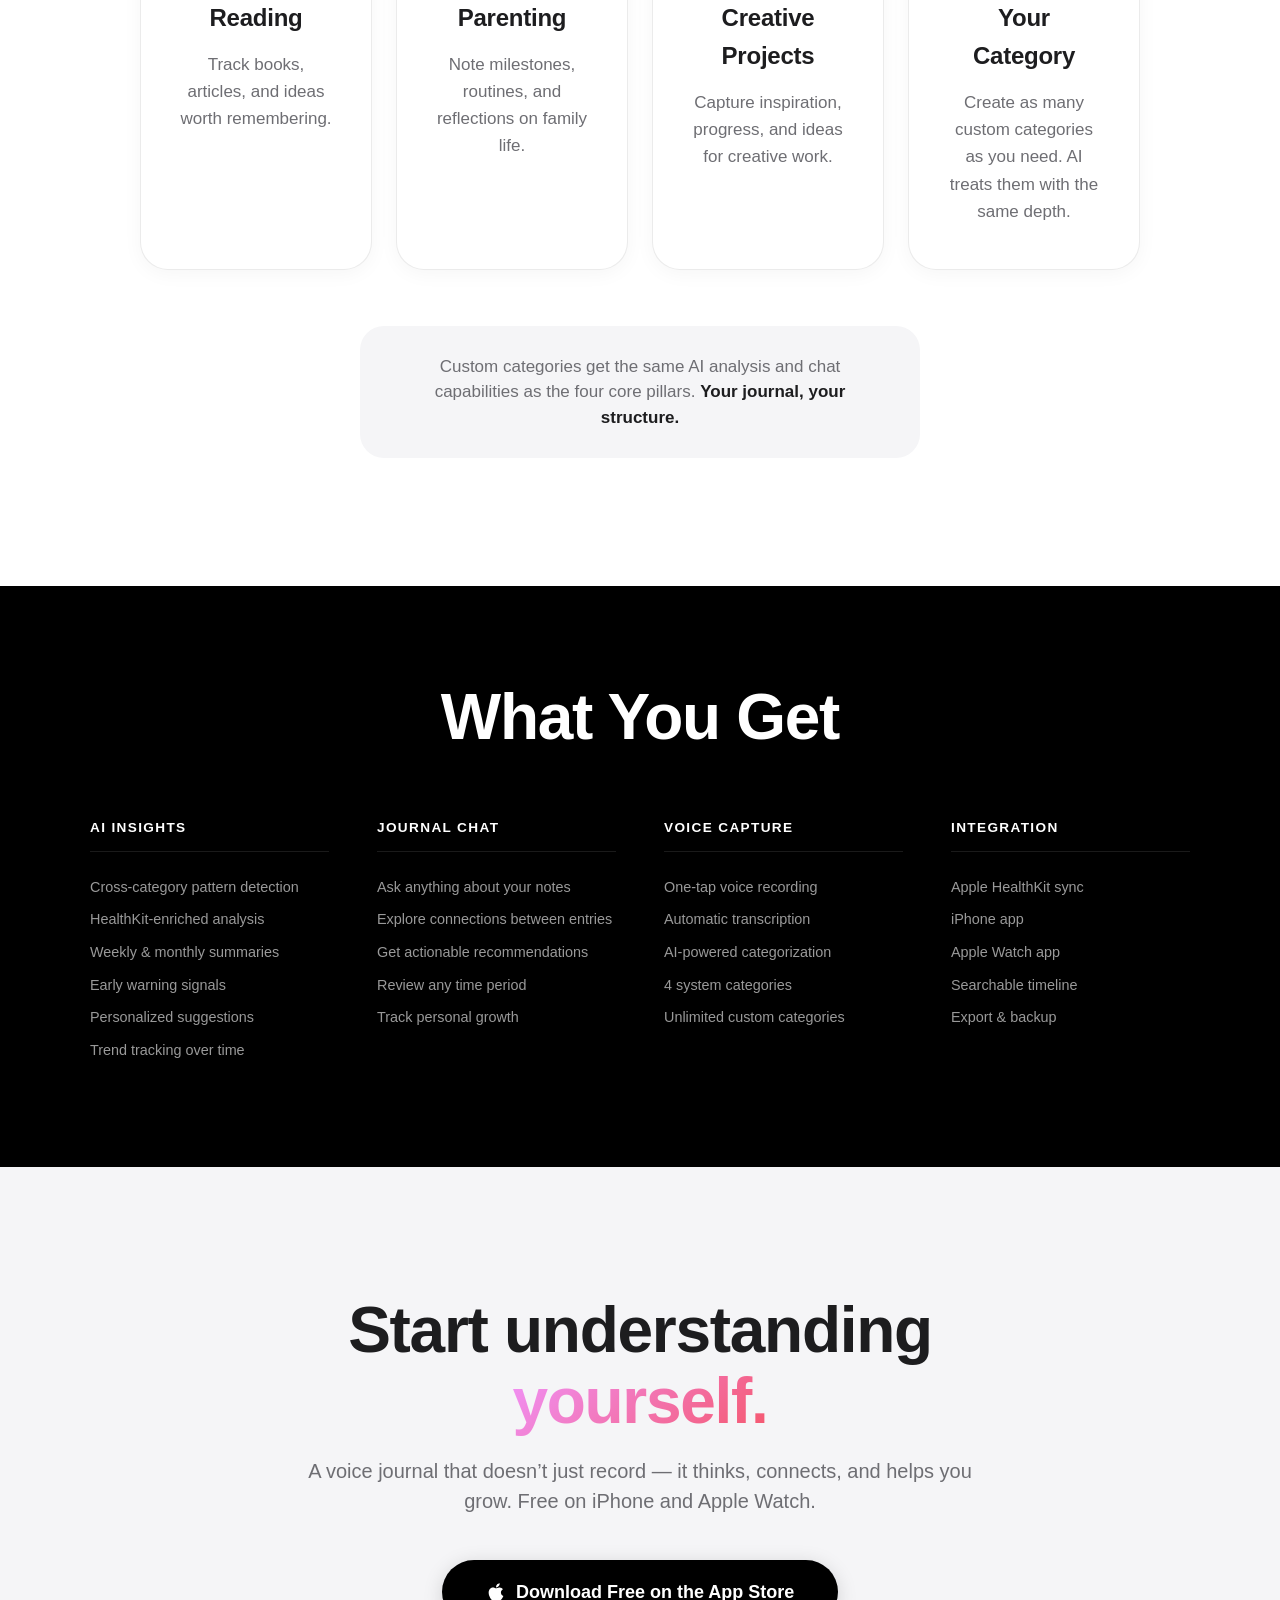
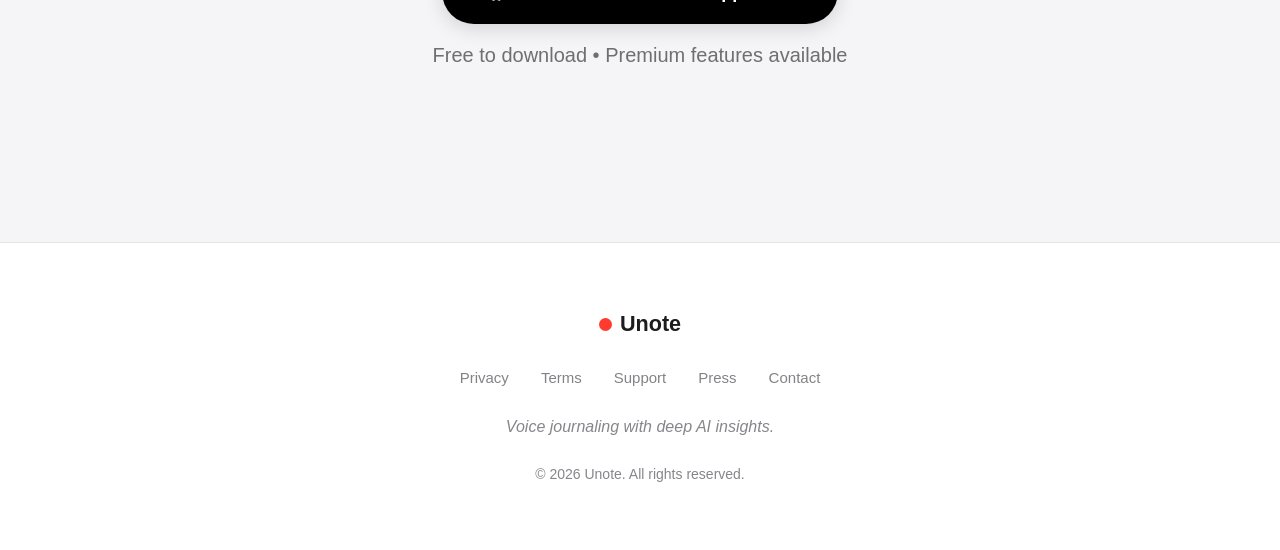
<file: unote2.html>
<!DOCTYPE html>
<html lang="en">
<head>
    <meta charset="UTF-8">
    <meta name="viewport" content="width=device-width, initial-scale=1.0">
    <title>Unote - Voice Journal with Deep AI Insights</title>
    <link rel="stylesheet" href="styles.css">
    <link rel="preconnect" href="https://fonts.googleapis.com">
    <link rel="preconnect" href="https://fonts.gstatic.com" crossorigin>
    <link href="https://fonts.googleapis.com/css2?family=Cormorant+Garamond:ital,wght@0,300;0,400;0,500;0,600;1,400&family=DM+Sans:opsz,wght@9..40,300;9..40,400;9..40,500&display=swap" rel="stylesheet">
    <link href="https://fonts.googleapis.com/css2?family=Material+Symbols+Outlined:opsz,wght,FILL,GRAD@24,300,0,0" rel="stylesheet">
    <style>
        :root {
            --bg-white: #FFFFFF;
            --bg-light: #F5F5F7;
            --bg-dark: #000000;
            --text-dark: #1d1d1f;
            --text-muted: #6e6e73;
            --text-light: #86868b;
            
            /* Vibrant gradients */
            --gradient-health: linear-gradient(135deg, #FF6B9D 0%, #FF8E53 100%);
            --gradient-mind: linear-gradient(135deg, #9B6BFF 0%, #5B8EFF 100%);
            --gradient-work: linear-gradient(135deg, #3B82F6 0%, #06B6D4 100%);
            --gradient-life: linear-gradient(135deg, #10B981 0%, #14B8A6 100%);
            --gradient-primary: linear-gradient(135deg, #667EEA 0%, #764BA2 100%);
            --gradient-accent: linear-gradient(135deg, #F093FB 0%, #F5576C 100%);
            
            /* Category solid colors */
            --color-health: #FF6B9D;
            --color-mind: #9B6BFF;
            --color-work: #3B82F6;
            --color-life: #10B981;
            
            --font-display: -apple-system, BlinkMacSystemFont, 'SF Pro Display', 'Segoe UI', sans-serif;
            --font-body: -apple-system, BlinkMacSystemFont, 'SF Pro Text', 'Segoe UI', sans-serif;
        }

        * {
            margin: 0;
            padding: 0;
            box-sizing: border-box;
        }

        body {
            background-color: var(--bg-white);
            color: var(--text-dark);
            font-family: var(--font-body);
            line-height: 1.6;
            overflow-x: hidden;
            -webkit-font-smoothing: antialiased;
            -moz-osx-font-smoothing: grayscale;
        }

        /* Typography */
        h1, h2, h3, h4 {
            font-family: var(--font-display);
            font-weight: 700;
            letter-spacing: -0.015em;
        }

        h1 {
            font-size: clamp(2.75rem, 7vw, 5.5rem);
            line-height: 1.07;
            letter-spacing: -0.025em;
            font-weight: 700;
        }

        h2 {
            font-size: clamp(2rem, 5vw, 4rem);
            line-height: 1.1;
            font-weight: 700;
            letter-spacing: -0.02em;
        }

        h3 {
            font-size: 1.75rem;
            font-weight: 600;
            letter-spacing: -0.01em;
        }

        /* Navbar */
        .navbar {
            display: flex;
            justify-content: space-between;
            align-items: center;
            padding: 1.25rem 5%;
            position: fixed;
            top: 0;
            width: 100%;
            background: rgba(250, 250, 250, 0.85);
            backdrop-filter: saturate(180%) blur(25px);
            z-index: 1000;
            border-bottom: 1px solid rgba(0,0,0,0.06);
        }

        .navbar::before {
            content: '';
            position: absolute;
            width: 400px;
            height: 400px;
            background: radial-gradient(circle, rgba(59, 130, 246, 0.08) 0%, transparent 70%);
            top: -200px;
            right: 20%;
            filter: blur(50px);
            z-index: -1;
        }

        .logo {
            font-family: var(--font-display);
            font-size: 1.35rem;
            font-weight: 600;
            letter-spacing: -0.01em;
            color: var(--text-dark);
            display: flex;
            align-items: center;
            gap: 0.5rem;
        }

        .logo-circle {
            width: 13px;
            height: 13px;
            border-radius: 50%;
            background: #FF3B30;
            flex-shrink: 0;
        }

        .nav-links {
            display: flex;
            align-items: center;
            gap: 2.5rem;
        }

        .nav-links a {
            text-decoration: none;
            color: var(--text-dark);
            font-size: 0.875rem;
            font-weight: 400;
            transition: opacity 0.3s ease;
            opacity: 0.8;
        }

        .nav-links a:hover {
            opacity: 1;
        }

        .nav-btn,
        .nav-links .nav-btn {
            background: var(--bg-dark);
            color: #fff;
            border: none;
            padding: 0.6rem 1.25rem;
            border-radius: 1.5rem;
            font-family: var(--font-body);
            font-size: 0.875rem;
            font-weight: 600;
            cursor: pointer;
            transition: all 0.3s cubic-bezier(0.25, 0.8, 0.25, 1);
            text-decoration: none;
            display: inline-flex;
            align-items: center;
            gap: 0.4rem;
            box-shadow: 0 2px 8px rgba(0, 0, 0, 0.12);
        }

        .nav-btn:hover,
        .nav-links .nav-btn:hover {
            transform: scale(1.05);
            box-shadow: 0 4px 16px rgba(0, 0, 0, 0.2);
            color: #fff;
        }

        /* Hero */
        .hero {
            min-height: 100vh;
            display: flex;
            align-items: center;
            justify-content: center;
            padding: 8rem 5% 5rem;
            text-align: center;
            background: #FAFAFA;
            position: relative;
            overflow: hidden;
        }

        .hero::before {
            content: '';
            position: absolute;
            width: 600px;
            height: 600px;
            background: radial-gradient(circle, rgba(155, 107, 255, 0.15) 0%, transparent 70%);
            top: -200px;
            left: -100px;
            filter: blur(60px);
            z-index: 0;
        }

        .hero::after {
            content: '';
            position: absolute;
            width: 500px;
            height: 500px;
            background: radial-gradient(circle, rgba(255, 107, 157, 0.15) 0%, transparent 70%);
            bottom: -150px;
            right: -100px;
            filter: blur(60px);
            z-index: 0;
        }

        .hero-inner {
            max-width: 1000px;
            width: 100%;
            position: relative;
            z-index: 1;
        }

        .hero h1 {
            margin-bottom: 1.25rem;
            background: linear-gradient(135deg, var(--text-dark) 0%, #000 70%);
            -webkit-background-clip: text;
            -webkit-text-fill-color: transparent;
            background-clip: text;
        }

        .hero h1 em {
            font-style: normal;
            background: var(--gradient-accent);
            -webkit-background-clip: text;
            -webkit-text-fill-color: transparent;
            background-clip: text;
        }

        .hero-subtitle {
            font-size: 1.25rem;
            color: var(--text-muted);
            line-height: 1.5;
            margin-bottom: 3rem;
            max-width: 720px;
            margin-left: auto;
            margin-right: auto;
            font-weight: 400;
        }

        .hero-cta {
            display: flex;
            gap: 1.25rem;
            align-items: center;
            justify-content: center;
            margin-top: 1rem;
        }

        .btn-primary {
            background: var(--bg-dark);
            color: #fff;
            padding: 0.9rem 2rem;
            border-radius: 1.5rem;
            font-family: var(--font-body);
            font-size: 1rem;
            font-weight: 600;
            border: none;
            cursor: pointer;
            transition: all 0.3s cubic-bezier(0.25, 0.8, 0.25, 1);
            text-decoration: none;
            display: inline-flex;
            align-items: center;
            gap: 0.5rem;
            box-shadow: 0 4px 20px rgba(0, 0, 0, 0.15);
        }

        .btn-primary:hover {
            transform: translateY(-2px);
            box-shadow: 0 8px 30px rgba(0, 0, 0, 0.25);
        }

        .btn-primary:active {
            transform: translateY(0);
            box-shadow: 0 4px 15px rgba(0, 0, 0, 0.2);
        }

        .btn-primary .apple-icon,
        .cta-appstore .apple-icon {
            flex-shrink: 0;
        }

        .btn-secondary {
            color: #0071e3;
            text-decoration: none;
            font-size: 1rem;
            font-weight: 400;
            display: flex;
            align-items: center;
            gap: 0.4rem;
            transition: all 0.3s ease;
            padding: 0.5rem 0.75rem;
            border-radius: 1rem;
        }

        .btn-secondary:hover {
            gap: 0.6rem;
            color: #0077ED;
        }

        .btn-secondary:focus-visible {
            outline: 3px solid #0071e3;
            outline-offset: 2px;
        }

        /* Carousel */
        .carousel-section {
            margin-bottom: 3rem;
            position: relative;
            z-index: 10;
        }

        .carousel-tabs {
            display: flex;
            justify-content: center;
            gap: 0.65rem;
            margin-bottom: 2rem;
            position: relative;
            z-index: 10;
        }

        .carousel-tab {
            display: inline-flex;
            align-items: center;
            gap: 0.45rem;
            padding: 0.65rem 1.35rem;
            border-radius: 1.5rem;
            border: none;
            background: var(--bg-light);
            font-family: var(--font-body);
            font-size: 0.9rem;
            font-weight: 600;
            cursor: pointer;
            transition: all 0.3s cubic-bezier(0.25, 0.8, 0.25, 1);
            color: var(--text-dark);
            pointer-events: auto;
        }

        .carousel-tab .material-symbols-outlined {
            font-size: 1.15rem;
        }

        .carousel-tab:hover {
            background: #E8E8ED;
            transform: scale(1.02);
        }

        .carousel-tab.active[data-category="health"] {
            background: var(--gradient-health);
            color: #fff;
            box-shadow: 0 4px 16px rgba(255, 107, 157, 0.3);
        }

        .carousel-tab.active[data-category="mind"] {
            background: var(--gradient-mind);
            color: #fff;
            box-shadow: 0 4px 16px rgba(155, 107, 255, 0.3);
        }

        .carousel-tab.active[data-category="work"] {
            background: var(--gradient-work);
            color: #fff;
            box-shadow: 0 4px 16px rgba(59, 130, 246, 0.3);
        }

        .carousel-tab.active[data-category="life"] {
            background: var(--gradient-life);
            color: #fff;
            box-shadow: 0 4px 16px rgba(16, 185, 129, 0.3);
        }

        .carousel-viewport {
            overflow: hidden;
            border-radius: 1.5rem;
            margin: 0 auto;
        }

        .carousel-track {
            display: flex;
            transition: transform 0.5s cubic-bezier(0.4, 0, 0.2, 1);
        }

        .carousel-card {
            min-width: 100%;
            padding: 0 0.5rem;
            box-sizing: border-box;
        }

        .carousel-card-inner {
            background: #fff;
            border-radius: 1.75rem;
            padding: 2.25rem 2.75rem;
            box-shadow: 0 8px 32px rgba(0, 0, 0, 0.08);
            border: 1px solid rgba(0,0,0,0.08);
            max-width: 740px;
            margin: 0 auto;
            text-align: left;
        }

        .card-category {
            display: inline-flex;
            align-items: center;
            gap: 0.45rem;
            padding: 0.45rem 1rem;
            border-radius: 1.25rem;
            font-size: 0.8rem;
            font-weight: 700;
            text-transform: uppercase;
            letter-spacing: 0.03em;
            margin-bottom: 1.5rem;
            color: #fff;
        }

        .card-category .material-symbols-outlined {
            font-size: 1rem;
        }

        .card-category.health { background: var(--gradient-health); }
        .card-category.mind { background: var(--gradient-mind); }
        .card-category.work { background: var(--gradient-work); }
        .card-category.life { background: var(--gradient-life); }

        .card-voice {
            display: flex;
            align-items: flex-start;
            gap: 0.85rem;
            padding: 1.35rem 1.65rem;
            background: var(--bg-light);
            border-radius: 1.25rem;
            margin-bottom: 0.85rem;
        }

        .card-voice-icon {
            width: 38px;
            height: 38px;
            border-radius: 50%;
            background: rgba(0,0,0,0.08);
            display: flex;
            align-items: center;
            justify-content: center;
            flex-shrink: 0;
        }

        .card-voice-icon .material-symbols-outlined {
            font-size: 1.15rem;
            color: var(--text-muted);
        }

        .card-voice p {
            font-size: 1.0625rem;
            font-style: italic;
            color: var(--text-dark);
            line-height: 1.55;
            margin: 0;
            padding-top: 0.4rem;
            font-weight: 400;
        }

        .card-flow {
            display: flex;
            justify-content: center;
            padding: 0.25rem 0;
            opacity: 0.3;
        }

        .card-flow .material-symbols-outlined {
            font-size: 1.35rem;
            color: var(--text-muted);
        }

        .card-insight {
            display: flex;
            align-items: flex-start;
            gap: 0.85rem;
            padding: 1.35rem 1.65rem;
            background: linear-gradient(135deg, var(--bg-light) 0%, rgba(245, 245, 247, 0.5) 100%);
            border-radius: 1.25rem;
            border-left: 3px solid transparent;
            background-image: linear-gradient(white, white), var(--gradient-primary);
            background-origin: padding-box, border-box;
            background-clip: padding-box, border-box;
        }

        .card-insight-icon {
            width: 38px;
            height: 38px;
            border-radius: 50%;
            background: var(--gradient-primary);
            display: flex;
            align-items: center;
            justify-content: center;
            flex-shrink: 0;
        }

        .card-insight-icon .material-symbols-outlined {
            font-size: 1.15rem;
            color: #fff;
        }

        .card-insight p {
            font-size: 1rem;
            color: var(--text-dark);
            line-height: 1.6;
            margin: 0;
            padding-top: 0.4rem;
        }

        .card-insight strong {
            font-weight: 600;
        }

        /* Carousel Navigation */
        .carousel-nav {
            display: flex;
            align-items: center;
            justify-content: center;
            gap: 1.25rem;
            margin-top: 1.75rem;
            position: relative;
            z-index: 10;
        }

        .carousel-arrow {
            width: 44px;
            height: 44px;
            border-radius: 50%;
            border: none;
            background: var(--bg-light);
            cursor: pointer;
            display: flex;
            align-items: center;
            justify-content: center;
            transition: all 0.25s cubic-bezier(0.25, 0.8, 0.25, 1);
            color: var(--text-dark);
            font-family: var(--font-body);
            pointer-events: auto;
        }

        .carousel-arrow:hover {
            background: #E8E8ED;
            transform: scale(1.1);
        }

        .carousel-arrow .material-symbols-outlined {
            font-size: 1.35rem;
        }

        .carousel-dots {
            display: flex;
            align-items: center;
            gap: 0.5rem;
        }

        .carousel-dot {
            width: 9px;
            height: 9px;
            border-radius: 50%;
            background: rgba(0,0,0,0.15);
            border: none;
            padding: 0;
            cursor: pointer;
            transition: all 0.3s cubic-bezier(0.25, 0.8, 0.25, 1);
            pointer-events: auto;
        }

        .carousel-dot.active {
            background: var(--bg-dark);
            width: 28px;
            border-radius: 5px;
        }

        .carousel-counter {
            font-size: 0.875rem;
            color: var(--text-muted);
            font-weight: 600;
            min-width: 40px;
        }

        /* Manifesto Section */
        .manifesto {
            padding: 8rem 5%;
            background: var(--bg-dark);
            color: #fff;
            text-align: center;
        }

        .manifesto-content {
            max-width: 980px;
            margin: 0 auto;
        }

        .manifesto h2 {
            font-size: clamp(2.25rem, 5vw, 3.5rem);
            line-height: 1.12;
            font-weight: 700;
            margin-bottom: 1.5rem;
            letter-spacing: -0.02em;
        }

        .manifesto h2 em {
            font-style: normal;
            background: var(--gradient-accent);
            -webkit-background-clip: text;
            -webkit-text-fill-color: transparent;
            background-clip: text;
        }

        .manifesto-text {
            font-size: 1.25rem;
            color: rgba(255,255,255,0.75);
            line-height: 1.55;
            max-width: 780px;
            margin: 0 auto;
            font-weight: 400;
        }

        /* Design Philosophy */
        .design-philosophy {
            padding: 8rem 5%;
            background: var(--bg-white);
        }

        .design-header {
            text-align: center;
            max-width: 780px;
            margin: 0 auto 5rem;
        }

        .design-header p {
            color: var(--text-muted);
            font-size: 1.25rem;
            margin-top: 1.25rem;
            line-height: 1.5;
        }

        .design-grid {
            display: grid;
            grid-template-columns: repeat(4, 1fr);
            gap: 1.5rem;
            max-width: 1260px;
            margin: 0 auto;
        }

        .design-card {
            background: var(--bg-white);
            padding: 2.75rem 2.25rem;
            border-radius: 1.75rem;
            text-align: center;
            transition: all 0.4s cubic-bezier(0.25, 0.8, 0.25, 1);
            border: 1px solid rgba(0,0,0,0.08);
            box-shadow: 0 4px 20px rgba(0,0,0,0.04);
        }

        .design-card:hover {
            transform: translateY(-6px);
            box-shadow: 0 16px 50px rgba(0,0,0,0.12);
            border-color: rgba(0,0,0,0.12);
        }

        .design-card:nth-child(1) .design-icon { background: var(--gradient-health); }
        .design-card:nth-child(2) .design-icon { background: var(--gradient-mind); }
        .design-card:nth-child(3) .design-icon { background: var(--gradient-work); }
        .design-card:nth-child(4) .design-icon { background: var(--gradient-life); }

        .design-icon {
            width: 70px;
            height: 70px;
            background: var(--gradient-primary);
            border-radius: 50%;
            display: flex;
            align-items: center;
            justify-content: center;
            margin: 0 auto 1.75rem;
        }

        .design-icon .material-symbols-outlined {
            font-size: 2rem;
            color: #fff;
        }

        .design-card h3 {
            font-size: 1.5rem;
            margin-bottom: 0.85rem;
            font-weight: 600;
        }

        .design-card p {
            color: var(--text-muted);
            font-size: 1.0625rem;
            line-height: 1.6;
        }

        /* Hidden Tech Showcase */
        .hidden-tech {
            padding: 8rem 5%;
            background: var(--bg-light);
        }

        .hidden-tech-content {
            display: grid;
            grid-template-columns: 1fr 1fr;
            gap: 6rem;
            align-items: center;
            max-width: 1200px;
            margin: 0 auto;
        }

        .hidden-tech-visual {
            position: relative;
        }

        .tech-diagram {
            background: #fff;
            border-radius: 2rem;
            padding: 3rem;
            box-shadow: 0 12px 48px rgba(0,0,0,0.08);
            border: 1px solid rgba(0,0,0,0.08);
        }

        .tech-layers {
            display: flex;
            flex-direction: column;
            gap: 1.5rem;
        }

        .tech-layer {
            display: flex;
            align-items: center;
            gap: 1.5rem;
            padding: 1.35rem 1.5rem;
            background: var(--bg-light);
            border-radius: 1.25rem;
            transition: all 0.3s cubic-bezier(0.25, 0.8, 0.25, 1);
        }

        .tech-layer:hover {
            background: #E8E8ED;
            transform: translateX(6px);
        }

        .layer-indicator {
            width: 48px;
            height: 48px;
            border-radius: 12px;
            display: flex;
            align-items: center;
            justify-content: center;
            flex-shrink: 0;
        }

        .layer-indicator.fabric {
            background: var(--gradient-work);
        }

        .layer-indicator.led {
            background: var(--gradient-mind);
            position: relative;
            overflow: hidden;
        }

        .layer-indicator.led::after {
            content: '';
            position: absolute;
            width: 8px;
            height: 8px;
            background: #4cd964;
            border-radius: 50%;
            animation: led-pulse 1.5s ease-in-out infinite;
            box-shadow: 0 0 10px #4cd964;
        }

        @keyframes led-pulse {
            0%, 100% { opacity: 1; transform: scale(1); }
            50% { opacity: 0.6; transform: scale(0.9); }
        }

        .layer-indicator.sensor {
            background: var(--gradient-primary);
        }

        .layer-indicator .material-symbols-outlined {
            color: #fff;
            font-size: 1.25rem;
        }

        .layer-text h4 {
            font-family: var(--font-body);
            font-size: 1rem;
            font-weight: 500;
            margin-bottom: 0.25rem;
        }

        .layer-text p {
            font-size: 0.85rem;
            color: var(--text-muted);
        }

        .hidden-tech-text {
            max-width: 480px;
        }

        .hidden-tech-text h2 {
            margin-bottom: 1.5rem;
        }

        .hidden-tech-text h2 em {
            font-style: italic;
            color: var(--accent-gold);
        }

        .hidden-tech-text > p {
            color: var(--text-muted);
            font-size: 1.1rem;
            line-height: 1.8;
            margin-bottom: 2rem;
        }

        .led-indicator-demo {
            background: var(--bg-dark);
            border-radius: 1.5rem;
            padding: 2rem;
        }

        .led-indicator-demo h4 {
            color: #fff;
            font-family: var(--font-body);
            font-size: 0.9rem;
            margin-bottom: 1.5rem;
            font-weight: 500;
        }

        .led-states {
            display: flex;
            flex-direction: column;
            gap: 1rem;
        }

        .led-state {
            display: flex;
            align-items: center;
            gap: 1rem;
        }

        .led-dot {
            width: 10px;
            height: 10px;
            border-radius: 50%;
        }

        .led-dot.time { background: #FFE4B5; box-shadow: 0 0 8px #FFE4B5; }
        .led-dot.recording { background: #87CEEB; box-shadow: 0 0 8px #87CEEB; animation: led-pulse 1s infinite; }
        .led-dot.health { background: #98FB98; box-shadow: 0 0 8px #98FB98; }
        .led-dot.alert { background: #FFB6C1; box-shadow: 0 0 8px #FFB6C1; }

        .led-state span {
            color: rgba(255,255,255,0.7);
            font-size: 0.85rem;
        }

        /* Voice-First Section */
        .voice-first {
            padding: 8rem 5%;
            background: var(--bg-dark);
            color: #fff;
        }

        .voice-header {
            text-align: center;
            max-width: 800px;
            margin: 0 auto 5rem;
        }

        .voice-header h2 {
            margin-bottom: 1rem;
        }

        .voice-header h2 em {
            font-style: italic;
            color: var(--accent-gold);
        }

        .voice-header p {
            color: rgba(255,255,255,0.6);
            font-size: 1.1rem;
        }

        .voice-grid {
            display: grid;
            grid-template-columns: repeat(2, 1fr);
            gap: 2rem;
            max-width: 1100px;
            margin: 0 auto;
        }

        .voice-card {
            background: rgba(255,255,255,0.04);
            border: 1px solid rgba(255,255,255,0.1);
            border-radius: 1.75rem;
            padding: 2.75rem;
            transition: all 0.4s cubic-bezier(0.25, 0.8, 0.25, 1);
        }

        .voice-card:hover {
            background: rgba(255,255,255,0.08);
            border-color: rgba(255,255,255,0.15);
            transform: translateY(-5px);
        }

        .voice-card-icon {
            width: 60px;
            height: 60px;
            background: var(--gradient-primary);
            border-radius: 16px;
            display: flex;
            align-items: center;
            justify-content: center;
            margin-bottom: 1.75rem;
        }

        .voice-card-icon .material-symbols-outlined {
            font-size: 1.65rem;
            color: #fff;
        }

        .voice-card h3 {
            color: #fff;
            font-size: 1.5rem;
            margin-bottom: 1.15rem;
            font-weight: 600;
        }

        .voice-card > p {
            color: rgba(255,255,255,0.7);
            line-height: 1.55;
            margin-bottom: 1.65rem;
            font-size: 1.0625rem;
        }

        .voice-examples {
            display: flex;
            flex-wrap: wrap;
            gap: 0.5rem;
        }

        .voice-example {
            background: rgba(255,255,255,0.06);
            color: rgba(255,255,255,0.7);
            padding: 0.4rem 0.85rem;
            border-radius: 2rem;
            font-size: 0.8rem;
            font-style: italic;
        }

        /* Featured Voice Card (larger) */
        .voice-card.featured {
            grid-column: span 2;
            display: grid;
            grid-template-columns: 1fr 1fr;
            gap: 3rem;
            background: linear-gradient(135deg, rgba(201, 168, 108, 0.08) 0%, rgba(255,255,255,0.03) 100%);
        }

        .voice-card.featured .voice-card-content {
            display: flex;
            flex-direction: column;
            justify-content: center;
            gap: 1.25rem;
        }

        .voice-card.featured .voice-card-content h3 {
            margin-bottom: 0;
        }

        .voice-card.featured .voice-card-content p {
            color: rgba(255,255,255,0.7);
            line-height: 1.55;
            font-size: 1.0625rem;
            margin: 0;
        }

        .voice-card.featured .voice-card-content .voice-examples {
            margin-top: 0.25rem;
        }

        .voice-visual-demo {
            display: flex;
            flex-direction: column;
            align-items: center;
            justify-content: center;
            gap: 2rem;
        }

        .waveform {
            display: flex;
            align-items: center;
            gap: 4px;
            height: 60px;
        }

        .wave-bar {
            width: 4px;
            background: var(--accent-gold);
            border-radius: 2px;
            animation: wave 1s ease-in-out infinite;
        }

        .wave-bar:nth-child(1) { height: 20px; animation-delay: 0s; }
        .wave-bar:nth-child(2) { height: 35px; animation-delay: 0.1s; }
        .wave-bar:nth-child(3) { height: 50px; animation-delay: 0.2s; }
        .wave-bar:nth-child(4) { height: 40px; animation-delay: 0.3s; }
        .wave-bar:nth-child(5) { height: 55px; animation-delay: 0.15s; }
        .wave-bar:nth-child(6) { height: 30px; animation-delay: 0.25s; }
        .wave-bar:nth-child(7) { height: 45px; animation-delay: 0.35s; }
        .wave-bar:nth-child(8) { height: 25px; animation-delay: 0.05s; }

        @keyframes wave {
            0%, 100% { transform: scaleY(1); }
            50% { transform: scaleY(0.5); }
        }

        .voice-transcription {
            background: rgba(0,0,0,0.3);
            padding: 1.5rem 2rem;
            border-radius: 1rem;
            max-width: 320px;
        }

        .voice-transcription p {
            color: rgba(255,255,255,0.9);
            font-size: 0.95rem;
            font-style: italic;
            margin-bottom: 0.5rem;
        }

        .voice-transcription span {
            color: rgba(255,255,255,0.5);
            font-size: 0.75rem;
        }

        /* Chat Demo */
        .chat-demo {
            display: flex;
            flex-direction: column;
            gap: 1rem;
            width: 100%;
            max-width: 380px;
        }

        .chat-bubble {
            padding: 1rem 1.25rem;
            border-radius: 1rem;
            font-size: 0.9rem;
            line-height: 1.6;
        }

        .chat-bubble.user-bubble {
            background: rgba(201, 168, 108, 0.2);
            color: rgba(255,255,255,0.9);
            border-bottom-right-radius: 0.25rem;
            align-self: flex-end;
            max-width: 85%;
        }

        .chat-bubble.ai-bubble {
            background: rgba(255,255,255,0.08);
            color: rgba(255,255,255,0.8);
            border-bottom-left-radius: 0.25rem;
            align-self: flex-start;
            max-width: 95%;
        }

        /* AI Correlation */
        .ai-correlation {
            padding: 8rem 5%;
            background: var(--bg-white);
        }

        .correlation-header {
            text-align: center;
            max-width: 780px;
            margin: 0 auto 5rem;
        }

        .correlation-header h2 {
            margin-bottom: 1.25rem;
        }

        .correlation-header h2 em {
            font-style: normal;
            background: var(--gradient-accent);
            -webkit-background-clip: text;
            -webkit-text-fill-color: transparent;
            background-clip: text;
        }

        .correlation-header p {
            color: var(--text-muted);
            font-size: 1.25rem;
            line-height: 1.5;
        }

        .correlation-showcase {
            max-width: 900px;
            margin: 0 auto;
        }

        .correlation-item {
            background: #fff;
            border-radius: 1.75rem;
            padding: 2.75rem;
            margin-bottom: 1.75rem;
            box-shadow: 0 6px 28px rgba(0,0,0,0.06);
            border: 1px solid rgba(0,0,0,0.08);
            transition: all 0.4s cubic-bezier(0.25, 0.8, 0.25, 1);
        }

        .correlation-item:hover {
            transform: translateY(-5px);
            box-shadow: 0 20px 55px rgba(0,0,0,0.12);
            border-color: rgba(0,0,0,0.12);
        }

        .correlation-inputs {
            display: flex;
            align-items: center;
            gap: 1rem;
            margin-bottom: 1.5rem;
            flex-wrap: wrap;
        }

        .correlation-input {
            display: flex;
            align-items: center;
            gap: 0.5rem;
            padding: 0.6rem 1rem;
            border-radius: 0.75rem;
            font-size: 0.9rem;
        }

        .correlation-input.sensor {
            background: rgba(0, 122, 255, 0.08);
            color: #0066cc;
        }

        .correlation-input.voice {
            background: rgba(76, 217, 100, 0.08);
            color: #2d8a4e;
        }

        .correlation-input.mind {
            background: rgba(155, 107, 255, 0.08);
            color: #7B4FCC;
        }

        .correlation-input.work {
            background: rgba(255, 160, 107, 0.08);
            color: #CC6B2D;
        }

        .correlation-input.life {
            background: rgba(255, 200, 50, 0.08);
            color: #9A7B1A;
        }

        .correlation-input.health {
            background: rgba(255, 107, 107, 0.08);
            color: #CC3D3D;
        }

        .correlation-input .material-symbols-outlined {
            font-size: 1rem;
        }

        .correlation-plus {
            color: var(--text-light);
            font-size: 1.25rem;
        }

        .correlation-output {
            display: flex;
            align-items: flex-start;
            gap: 1.15rem;
            padding: 1.5rem 1.65rem;
            background: linear-gradient(135deg, var(--bg-light) 0%, rgba(245, 245, 247, 0.4) 100%);
            border-radius: 1.25rem;
            border-left: 4px solid transparent;
            background-image: linear-gradient(white, white), var(--gradient-primary);
            background-origin: padding-box, border-box;
            background-clip: padding-box, border-box;
        }

        .correlation-output .material-symbols-outlined {
            color: var(--color-mind);
            font-size: 1.35rem;
            flex-shrink: 0;
            margin-top: 0.15rem;
        }

        .correlation-output p {
            color: var(--text-dark);
            font-size: 1.0625rem;
            line-height: 1.55;
        }

        /* Sensors Section */
        .sensors-section {
            padding: 8rem 5%;
            background: var(--bg-light);
        }

        .sensors-header {
            text-align: center;
            max-width: 720px;
            margin: 0 auto 4.5rem;
        }

        .sensors-header p {
            color: var(--text-muted);
            font-size: 1.25rem;
            margin-top: 1.25rem;
            line-height: 1.5;
        }

        .sensors-grid {
            display: grid;
            grid-template-columns: repeat(3, 1fr);
            gap: 1.5rem;
            max-width: 1000px;
            margin: 0 auto;
        }

        .sensor-card {
            background: #fff;
            padding: 2.25rem;
            border-radius: 1.5rem;
            transition: all 0.4s cubic-bezier(0.25, 0.8, 0.25, 1);
            box-shadow: 0 4px 20px rgba(0,0,0,0.04);
            border: 1px solid rgba(0,0,0,0.08);
        }

        .sensor-card:hover {
            transform: translateY(-5px);
            box-shadow: 0 16px 48px rgba(0,0,0,0.1);
            border-color: rgba(0,0,0,0.12);
        }

        .sensor-icon {
            width: 56px;
            height: 56px;
            border-radius: 14px;
            display: flex;
            align-items: center;
            justify-content: center;
            margin-bottom: 1.5rem;
        }

        .sensor-icon .material-symbols-outlined {
            font-size: 1.5rem;
            color: #fff;
        }

        .sensor-icon.heart { background: linear-gradient(135deg, #ff6b6b, #ee5a5a); }
        .sensor-icon.hrv { background: linear-gradient(135deg, #ffa06b, #ee8a5a); }
        .sensor-icon.oxygen { background: linear-gradient(135deg, #6b9fff, #5a8aee); }
        .sensor-icon.temp { background: linear-gradient(135deg, #ff6bb5, #ee5aa0); }
        .sensor-icon.motion { background: linear-gradient(135deg, #9b6bff, #8a5aee); }
        .sensor-icon.sleep { background: linear-gradient(135deg, #6bffc9, #5aeeb8); }

        .sensor-card h3 {
            font-size: 1.35rem;
            margin-bottom: 0.65rem;
            font-weight: 600;
        }

        .sensor-card p {
            color: var(--text-muted);
            font-size: 1.0625rem;
            line-height: 1.55;
        }

        /* Collection */
        .collection {
            padding: 8rem 5%;
            background: var(--bg-white);
        }

        .collection-header {
            text-align: center;
            max-width: 720px;
            margin: 0 auto 4.5rem;
        }

        .collection-header p {
            color: var(--text-muted);
            font-size: 1.25rem;
            margin-top: 1.25rem;
            line-height: 1.5;
        }

        .collection-showcase {
            display: grid;
            grid-template-columns: repeat(2, 1fr);
            gap: 3rem;
            max-width: 1100px;
            margin: 0 auto;
        }

        .collection-showcase.single {
            grid-template-columns: 1fr;
            max-width: 850px;
            justify-items: center;
        }

        .collection-showcase.single .collection-image {
            max-height: 500px;
            width: auto;
            object-fit: contain;
            margin: 0 auto;
            display: block;
        }

        .collection-line {
            text-align: center;
        }

        .collection-line h3 {
            font-size: 1.75rem;
            margin-bottom: 0.5rem;
        }

        .collection-line > p {
            color: var(--text-muted);
            font-size: 0.95rem;
            margin-bottom: 1.5rem;
        }

        .collection-image {
            width: 100%;
            border-radius: 1.5rem;
            transition: transform 0.3s ease;
        }

        .collection-image:hover {
            transform: scale(1.02);
        }

        .sizing-note {
            text-align: center;
            max-width: 560px;
            margin: 3.5rem auto 0;
            padding: 1.75rem 2.25rem;
            background: var(--bg-light);
            border-radius: 1.5rem;
        }

        .sizing-note p {
            color: var(--text-muted);
            font-size: 1.0625rem;
            line-height: 1.5;
        }

        .sizing-note strong {
            color: var(--text-dark);
            font-weight: 600;
        }

        /* Specs */
        .specs-section {
            padding: 6rem 5%;
            background: var(--bg-dark);
            color: #fff;
        }

        .specs-header {
            text-align: center;
            margin-bottom: 4rem;
        }

        .specs-header h2 {
            color: #fff;
        }

        .specs-grid {
            display: grid;
            grid-template-columns: repeat(4, 1fr);
            gap: 3rem;
            max-width: 1100px;
            margin: 0 auto;
        }

        .spec-column h3 {
            font-family: var(--font-body);
            font-size: 0.85rem;
            text-transform: uppercase;
            letter-spacing: 0.1em;
            color: var(--accent-gold);
            margin-bottom: 1.5rem;
            padding-bottom: 0.75rem;
            border-bottom: 1px solid rgba(255,255,255,0.1);
        }

        .spec-column ul {
            list-style: none;
        }

        .spec-column li {
            color: rgba(255,255,255,0.6);
            font-size: 0.9rem;
            margin-bottom: 0.6rem;
        }

        /* CTA */
        .cta-section {
            padding: 8rem 5%;
            background: var(--bg-light);
            text-align: center;
        }

        .cta-content {
            max-width: 680px;
            margin: 0 auto;
        }

        .cta-content h2 {
            margin-bottom: 1.25rem;
        }

        .cta-content h2 em {
            font-style: normal;
            background: var(--gradient-accent);
            -webkit-background-clip: text;
            -webkit-text-fill-color: transparent;
            background-clip: text;
        }

        .cta-content > p {
            color: var(--text-muted);
            font-size: 1.25rem;
            margin-bottom: 2.75rem;
            line-height: 1.5;
        }

        .cta-form {
            display: flex;
            gap: 1rem;
            justify-content: center;
            margin-bottom: 1rem;
        }

        .cta-input {
            padding: 1rem 1.5rem;
            border: 1px solid rgba(0,0,0,0.1);
            border-radius: 2rem;
            font-size: 1rem;
            width: 300px;
            font-family: var(--font-body);
            background: #fff;
        }

        .cta-input:focus {
            outline: none;
            border-color: var(--text-dark);
        }

        .cta-submit {
            padding: 1rem 2rem;
            background: var(--text-dark);
            color: #fff;
            border: none;
            border-radius: 2rem;
            font-family: var(--font-body);
            font-size: 1rem;
            font-weight: 500;
            cursor: pointer;
            transition: all 0.3s ease;
        }

        .cta-submit:hover {
            transform: translateY(-2px);
            box-shadow: 0 10px 25px rgba(0,0,0,0.1);
        }

        .cta-appstore {
            display: inline-flex;
            align-items: center;
            gap: 0.65rem;
            padding: 1.1rem 2.75rem;
            background: var(--bg-dark);
            color: #fff;
            border: none;
            border-radius: 2rem;
            font-family: var(--font-body);
            font-size: 1.125rem;
            font-weight: 600;
            cursor: pointer;
            transition: all 0.3s cubic-bezier(0.25, 0.8, 0.25, 1);
            text-decoration: none;
            margin-bottom: 1rem;
            box-shadow: 0 4px 20px rgba(0, 0, 0, 0.15);
        }

        .cta-appstore:hover {
            transform: translateY(-3px);
            box-shadow: 0 10px 35px rgba(0, 0, 0, 0.25);
        }

        .cta-appstore:active {
            transform: translateY(-1px);
            box-shadow: 0 6px 20px rgba(0, 0, 0, 0.2);
        }

        /* Focus states for accessibility */
        .nav-btn:focus-visible,
        .btn-primary:focus-visible,
        .cta-appstore:focus-visible {
            outline: 3px solid #0071e3;
            outline-offset: 3px;
        }

        .cta-note {
            color: var(--text-muted);
            font-size: 0.9375rem;
        }

        /* Footer */
        footer {
            padding: 4rem 5%;
            background: var(--bg-white);
            border-top: 1px solid rgba(0,0,0,0.1);
        }

        .footer-content {
            display: flex;
            flex-direction: column;
            align-items: center;
            gap: 1.5rem;
            text-align: center;
        }

        .footer-logo {
            font-family: var(--font-display);
            font-size: 1.35rem;
            font-weight: 600;
            display: flex;
            align-items: center;
            gap: 0.5rem;
        }

        .footer-logo .logo-circle {
            width: 13px;
            height: 13px;
            border-radius: 50%;
            background: #FF3B30;
            flex-shrink: 0;
        }

        .footer-links {
            display: flex;
            gap: 2rem;
        }

        .footer-links a {
            color: var(--text-muted);
            text-decoration: none;
            font-size: 0.9375rem;
            transition: opacity 0.3s;
            opacity: 0.85;
        }

        .footer-links a:hover {
            opacity: 1;
        }

        .footer-tagline {
            color: var(--text-light);
            font-style: italic;
            font-family: var(--font-display);
        }

        footer p:last-child {
            color: var(--text-light);
            font-size: 0.875rem;
        }

        /* Responsive */
        @media (max-width: 1024px) {
            .design-grid {
                grid-template-columns: repeat(2, 1fr);
            }

            .hidden-tech-content {
                grid-template-columns: 1fr;
                gap: 4rem;
            }

            .voice-card.featured {
                grid-column: span 2;
                grid-template-columns: 1fr;
            }

            .specs-grid {
                grid-template-columns: repeat(2, 1fr);
            }

            .sensors-grid {
                grid-template-columns: repeat(2, 1fr);
            }
        }

        @media (max-width: 768px) {
            .hero {
                padding: 7rem 5% 3.5rem;
                min-height: auto;
            }

            .hero h1 {
                font-size: clamp(2.25rem, 8vw, 3.75rem);
                margin-bottom: 1.15rem;
            }

            .hero-subtitle {
                font-size: 1.125rem;
                margin-bottom: 2.25rem;
            }

            .carousel-section {
                margin-bottom: 2.25rem;
            }

            .carousel-card-inner {
                padding: 1.75rem 1.5rem;
            }

            .carousel-tabs {
                gap: 0.5rem;
                flex-wrap: wrap;
            }

            .carousel-tab {
                padding: 0.55rem 1rem;
                font-size: 0.875rem;
            }

            .carousel-tab .material-symbols-outlined {
                font-size: 1.05rem;
            }

            .hero-cta {
                flex-direction: column;
                gap: 1rem;
            }

            .btn-primary {
                width: 100%;
                max-width: 320px;
                justify-content: center;
            }

            .card-voice p {
                font-size: 1rem;
            }

            .card-insight p {
                font-size: 0.9375rem;
            }

            .card-voice {
                padding: 1.15rem 1.35rem;
            }

            .card-insight {
                padding: 1.15rem 1.35rem;
            }

            .nav-links a {
                display: none;
            }

            .design-grid {
                grid-template-columns: 1fr;
            }

            .voice-grid {
                grid-template-columns: 1fr;
            }

            .voice-card.featured {
                grid-column: span 1;
            }

            .sensors-grid {
                grid-template-columns: 1fr;
            }

            .collection-showcase {
                grid-template-columns: 1fr;
            }

            .specs-grid {
                grid-template-columns: 1fr;
            }

            .cta-form {
                flex-direction: column;
                align-items: center;
            }

            .cta-input {
                width: 100%;
                max-width: 300px;
            }
        }

        /* Modal */
        .modal {
            display: none;
            position: fixed;
            top: 0;
            left: 0;
            width: 100%;
            height: 100%;
            background: rgba(26, 23, 20, 0.6);
            backdrop-filter: blur(8px);
            z-index: 2000;
            justify-content: center;
            align-items: center;
        }

        .modal.active {
            display: flex;
        }

        .modal-content {
            background: #fff;
            padding: 3rem;
            border-radius: 1.5rem;
            max-width: 420px;
            width: 90%;
            text-align: center;
            position: relative;
        }

        .modal-close {
            position: absolute;
            top: 1rem;
            right: 1rem;
            background: none;
            border: none;
            font-size: 1.5rem;
            color: var(--text-muted);
            cursor: pointer;
        }

        .modal-icon {
            margin-bottom: 1.5rem;
        }

        .modal-icon .material-symbols-outlined {
            font-size: 3rem;
            color: var(--accent-gold);
        }

        .modal-content h2 {
            font-size: 1.75rem;
            margin-bottom: 0.75rem;
        }

        .modal-content > p {
            color: var(--text-muted);
            margin-bottom: 1.5rem;
        }

        .modal-form {
            display: flex;
            flex-direction: column;
            gap: 0.75rem;
        }

        .modal-input {
            padding: 1rem;
            border: 1px solid rgba(0,0,0,0.1);
            border-radius: 0.5rem;
            font-size: 1rem;
            font-family: var(--font-body);
        }

        .modal-input:focus {
            outline: none;
            border-color: var(--text-dark);
        }

        .modal-submit {
            padding: 1rem;
            background: var(--text-dark);
            color: #fff;
            border: none;
            border-radius: 0.5rem;
            font-size: 1rem;
            font-weight: 500;
            cursor: pointer;
        }

        .modal-note {
            color: var(--text-light);
            font-size: 0.8rem;
            margin-top: 1rem;
        }
    </style>
</head>
<body>
    <nav class="navbar">
        <div class="logo"><div class="logo-circle"></div>Unote</div>
        <div class="nav-links">
            <a href="#categories">Categories</a>
            <a href="#insights">AI Insights</a>
            <a href="#chat">Chat</a>
            <a href="#healthkit">HealthKit</a>
            <a href="https://apps.apple.com/us/app/unote-transcribe-audio-to-text/id6741094680" class="nav-btn" target="_blank" rel="noopener">Download Free</a>
        </div>
    </nav>

    <header class="hero">
        <div class="hero-inner">
            <h1>You talk about your day.<br>AI finds what you <em>missed.</em></h1>
            <p class="hero-subtitle">Unote turns voice notes into deep insights across health, mind, work, and life. Here's what it discovers from everyday thoughts.</p>

            <div class="carousel-section">
                <div class="carousel-tabs">
                    <button class="carousel-tab active" data-category="health">
                        <span class="material-symbols-outlined">favorite</span> Health
                    </button>
                    <button class="carousel-tab" data-category="mind">
                        <span class="material-symbols-outlined">psychology</span> Mind
                    </button>
                    <button class="carousel-tab" data-category="work">
                        <span class="material-symbols-outlined">work</span> Work
                    </button>
                    <button class="carousel-tab" data-category="life">
                        <span class="material-symbols-outlined">sunny</span> Life
                    </button>
                </div>

                <div class="carousel-viewport">
                    <div class="carousel-track">

                        <!-- HEALTH 1 -->
                        <div class="carousel-card" data-category="health">
                            <div class="carousel-card-inner">
                                <div class="card-category health">
                                    <span class="material-symbols-outlined">favorite</span> Health
                                </div>
                                <div class="card-voice">
                                    <div class="card-voice-icon"><span class="material-symbols-outlined">mic</span></div>
                                    <p>&ldquo;Took magnesium before bed last three nights&rdquo;</p>
                                </div>
                                <div class="card-flow"><span class="material-symbols-outlined">south</span></div>
                                <div class="card-insight">
                                    <div class="card-insight-icon"><span class="material-symbols-outlined">auto_awesome</span></div>
                                    <p><strong>Sleep improved 23%</strong> on magnesium nights. Deep sleep up 18 min vs. baseline. Pattern consistent across 3 weeks of data.</p>
                                </div>
                            </div>
                        </div>

                        <!-- HEALTH 2 -->
                        <div class="carousel-card" data-category="health">
                            <div class="carousel-card-inner">
                                <div class="card-category health">
                                    <span class="material-symbols-outlined">favorite</span> Health
                                </div>
                                <div class="card-voice">
                                    <div class="card-voice-icon"><span class="material-symbols-outlined">mic</span></div>
                                    <p>&ldquo;Headache again &mdash; third one this week&rdquo;</p>
                                </div>
                                <div class="card-flow"><span class="material-symbols-outlined">south</span></div>
                                <div class="card-insight">
                                    <div class="card-insight-icon"><span class="material-symbols-outlined">auto_awesome</span></div>
                                    <p><strong>Headaches cluster</strong> in weeks with no hydration notes and 8+ hours of screen time. Your last water-related entry was 5 days ago.</p>
                                </div>
                            </div>
                        </div>

                        <!-- HEALTH 3 -->
                        <div class="carousel-card" data-category="health">
                            <div class="carousel-card-inner">
                                <div class="card-category health">
                                    <span class="material-symbols-outlined">favorite</span> Health
                                </div>
                                <div class="card-voice">
                                    <div class="card-voice-icon"><span class="material-symbols-outlined">mic</span></div>
                                    <p>&ldquo;Morning run felt amazing today&rdquo;</p>
                                </div>
                                <div class="card-flow"><span class="material-symbols-outlined">south</span></div>
                                <div class="card-insight">
                                    <div class="card-insight-icon"><span class="material-symbols-outlined">auto_awesome</span></div>
                                    <p><strong>Runs before 8 AM</strong> precede 31% higher productivity and more positive mood entries that day. Your best weeks all start with early movement.</p>
                                </div>
                            </div>
                        </div>

                        <!-- HEALTH 4 -->
                        <div class="carousel-card" data-category="health">
                            <div class="carousel-card-inner">
                                <div class="card-category health">
                                    <span class="material-symbols-outlined">favorite</span> Health
                                </div>
                                <div class="card-voice">
                                    <div class="card-voice-icon"><span class="material-symbols-outlined">mic</span></div>
                                    <p>&ldquo;Woke up at 3am, couldn&rsquo;t fall back asleep&rdquo;</p>
                                </div>
                                <div class="card-flow"><span class="material-symbols-outlined">south</span></div>
                                <div class="card-insight">
                                    <div class="card-insight-icon"><span class="material-symbols-outlined">auto_awesome</span></div>
                                    <p><strong>Late-night work entries</strong> preceded 80% of your poor sleep nights. Best sleep follows evenings with no screen-related notes after 9 PM.</p>
                                </div>
                            </div>
                        </div>

                        <!-- MIND 1 -->
                        <div class="carousel-card" data-category="mind">
                            <div class="carousel-card-inner">
                                <div class="card-category mind">
                                    <span class="material-symbols-outlined">psychology</span> Mind
                                </div>
                                <div class="card-voice">
                                    <div class="card-voice-icon"><span class="material-symbols-outlined">mic</span></div>
                                    <p>&ldquo;Really anxious about tomorrow&rsquo;s presentation&rdquo;</p>
                                </div>
                                <div class="card-flow"><span class="material-symbols-outlined">south</span></div>
                                <div class="card-insight">
                                    <div class="card-insight-icon"><span class="material-symbols-outlined">auto_awesome</span></div>
                                    <p>You&rsquo;ve logged pre-event anxiety <strong>6 times</strong>. Post-event notes were positive every single time. Your worry consistently overestimates the actual difficulty.</p>
                                </div>
                            </div>
                        </div>

                        <!-- MIND 2 -->
                        <div class="carousel-card" data-category="mind">
                            <div class="carousel-card-inner">
                                <div class="card-category mind">
                                    <span class="material-symbols-outlined">psychology</span> Mind
                                </div>
                                <div class="card-voice">
                                    <div class="card-voice-icon"><span class="material-symbols-outlined">mic</span></div>
                                    <p>&ldquo;15 minutes of meditation this morning&rdquo;</p>
                                </div>
                                <div class="card-flow"><span class="material-symbols-outlined">south</span></div>
                                <div class="card-insight">
                                    <div class="card-insight-icon"><span class="material-symbols-outlined">auto_awesome</span></div>
                                    <p><strong>Meditation days show 40% fewer</strong> stress entries. Your calmest weeks all include 4+ sessions. Morning timing produces the strongest effect for you.</p>
                                </div>
                            </div>
                        </div>

                        <!-- MIND 3 -->
                        <div class="carousel-card" data-category="mind">
                            <div class="carousel-card-inner">
                                <div class="card-category mind">
                                    <span class="material-symbols-outlined">psychology</span> Mind
                                </div>
                                <div class="card-voice">
                                    <div class="card-voice-icon"><span class="material-symbols-outlined">mic</span></div>
                                    <p>&ldquo;Can&rsquo;t stop overthinking that conversation&rdquo;</p>
                                </div>
                                <div class="card-flow"><span class="material-symbols-outlined">south</span></div>
                                <div class="card-insight">
                                    <div class="card-insight-icon"><span class="material-symbols-outlined">auto_awesome</span></div>
                                    <p><strong>Rumination peaks</strong> on days without physical activity. When you exercise before an overthinking episode, they appear 60% less often in your journal.</p>
                                </div>
                            </div>
                        </div>

                        <!-- MIND 4 -->
                        <div class="carousel-card" data-category="mind">
                            <div class="carousel-card-inner">
                                <div class="card-category mind">
                                    <span class="material-symbols-outlined">psychology</span> Mind
                                </div>
                                <div class="card-voice">
                                    <div class="card-voice-icon"><span class="material-symbols-outlined">mic</span></div>
                                    <p>&ldquo;Feeling genuinely grateful today&rdquo;</p>
                                </div>
                                <div class="card-flow"><span class="material-symbols-outlined">south</span></div>
                                <div class="card-insight">
                                    <div class="card-insight-icon"><span class="material-symbols-outlined">auto_awesome</span></div>
                                    <p>Gratitude entries have <strong>tripled since October</strong>. Weeks with 2+ gratitude notes match your highest wellbeing scores across all four categories.</p>
                                </div>
                            </div>
                        </div>

                        <!-- WORK 1 -->
                        <div class="carousel-card" data-category="work">
                            <div class="carousel-card-inner">
                                <div class="card-category work">
                                    <span class="material-symbols-outlined">work</span> Work
                                </div>
                                <div class="card-voice">
                                    <div class="card-voice-icon"><span class="material-symbols-outlined">mic</span></div>
                                    <p>&ldquo;Deep focus block this morning &mdash; shipped the feature&rdquo;</p>
                                </div>
                                <div class="card-flow"><span class="material-symbols-outlined">south</span></div>
                                <div class="card-insight">
                                    <div class="card-insight-icon"><span class="material-symbols-outlined">auto_awesome</span></div>
                                    <p>Your <strong>9&ndash;11 AM window</strong> produces 78% of deep work entries. Focus blocks of 90+ minutes generate 3x more &lsquo;accomplished&rsquo; notes than shorter ones.</p>
                                </div>
                            </div>
                        </div>

                        <!-- WORK 2 -->
                        <div class="carousel-card" data-category="work">
                            <div class="carousel-card-inner">
                                <div class="card-category work">
                                    <span class="material-symbols-outlined">work</span> Work
                                </div>
                                <div class="card-voice">
                                    <div class="card-voice-icon"><span class="material-symbols-outlined">mic</span></div>
                                    <p>&ldquo;Back-to-back meetings all day, got nothing done&rdquo;</p>
                                </div>
                                <div class="card-flow"><span class="material-symbols-outlined">south</span></div>
                                <div class="card-insight">
                                    <div class="card-insight-icon"><span class="material-symbols-outlined">auto_awesome</span></div>
                                    <p><strong>Days with 3+ meetings</strong> show zero deep work entries and correlate with evening frustration notes 70% of the time. Tuesday is your worst day.</p>
                                </div>
                            </div>
                        </div>

                        <!-- WORK 3 -->
                        <div class="carousel-card" data-category="work">
                            <div class="carousel-card-inner">
                                <div class="card-category work">
                                    <span class="material-symbols-outlined">work</span> Work
                                </div>
                                <div class="card-voice">
                                    <div class="card-voice-icon"><span class="material-symbols-outlined">mic</span></div>
                                    <p>&ldquo;Had a breakthrough idea during my walk&rdquo;</p>
                                </div>
                                <div class="card-flow"><span class="material-symbols-outlined">south</span></div>
                                <div class="card-insight">
                                    <div class="card-insight-icon"><span class="material-symbols-outlined">auto_awesome</span></div>
                                    <p><strong>40% of your best ideas</strong> are logged during walks, 35% post-exercise. Structured brainstorms produce fewer breakthrough entries than movement does.</p>
                                </div>
                            </div>
                        </div>

                        <!-- WORK 4 -->
                        <div class="carousel-card" data-category="work">
                            <div class="carousel-card-inner">
                                <div class="card-category work">
                                    <span class="material-symbols-outlined">work</span> Work
                                </div>
                                <div class="card-voice">
                                    <div class="card-voice-icon"><span class="material-symbols-outlined">mic</span></div>
                                    <p>&ldquo;Feeling burned out, everything feels heavy&rdquo;</p>
                                </div>
                                <div class="card-flow"><span class="material-symbols-outlined">south</span></div>
                                <div class="card-insight">
                                    <div class="card-insight-icon"><span class="material-symbols-outlined">auto_awesome</span></div>
                                    <p><strong>Burnout signals appeared 2 weeks ago</strong> &mdash; declining satisfaction, shorter entries, more &lsquo;tired&rsquo; mentions. Past recovery took 5&ndash;7 days of lighter load.</p>
                                </div>
                            </div>
                        </div>

                        <!-- LIFE 1 -->
                        <div class="carousel-card" data-category="life">
                            <div class="carousel-card-inner">
                                <div class="card-category life">
                                    <span class="material-symbols-outlined">sunny</span> Life
                                </div>
                                <div class="card-voice">
                                    <div class="card-voice-icon"><span class="material-symbols-outlined">mic</span></div>
                                    <p>&ldquo;Amazing dinner with old friends tonight&rdquo;</p>
                                </div>
                                <div class="card-flow"><span class="material-symbols-outlined">south</span></div>
                                <div class="card-insight">
                                    <div class="card-insight-icon"><span class="material-symbols-outlined">auto_awesome</span></div>
                                    <p>Social entries are <strong>down 40%</strong> this month, but each one boosts your mood for 2&ndash;3 days after. Your journal says: prioritize these moments.</p>
                                </div>
                            </div>
                        </div>

                        <!-- LIFE 2 -->
                        <div class="carousel-card" data-category="life">
                            <div class="carousel-card-inner">
                                <div class="card-category life">
                                    <span class="material-symbols-outlined">sunny</span> Life
                                </div>
                                <div class="card-voice">
                                    <div class="card-voice-icon"><span class="material-symbols-outlined">mic</span></div>
                                    <p>&ldquo;Started that book &mdash; already 50 pages in&rdquo;</p>
                                </div>
                                <div class="card-flow"><span class="material-symbols-outlined">south</span></div>
                                <div class="card-insight">
                                    <div class="card-insight-icon"><span class="material-symbols-outlined">auto_awesome</span></div>
                                    <p><strong>Reading streaks</strong> align with your calmest periods. Your longest low-anxiety stretch coincided with daily reading entries last March.</p>
                                </div>
                            </div>
                        </div>

                        <!-- LIFE 3 -->
                        <div class="carousel-card" data-category="life">
                            <div class="carousel-card-inner">
                                <div class="card-category life">
                                    <span class="material-symbols-outlined">sunny</span> Life
                                </div>
                                <div class="card-voice">
                                    <div class="card-voice-icon"><span class="material-symbols-outlined">mic</span></div>
                                    <p>&ldquo;Did nothing all weekend, feeling guilty about it&rdquo;</p>
                                </div>
                                <div class="card-flow"><span class="material-symbols-outlined">south</span></div>
                                <div class="card-insight">
                                    <div class="card-insight-icon"><span class="material-symbols-outlined">auto_awesome</span></div>
                                    <p>Your &lsquo;lazy&rsquo; weekends actually <strong>precede more productive Mondays</strong> than packed ones. Unstructured rest works for you &mdash; the data says drop the guilt.</p>
                                </div>
                            </div>
                        </div>

                        <!-- LIFE 4 -->
                        <div class="carousel-card" data-category="life">
                            <div class="carousel-card-inner">
                                <div class="card-category life">
                                    <span class="material-symbols-outlined">sunny</span> Life
                                </div>
                                <div class="card-voice">
                                    <div class="card-voice-icon"><span class="material-symbols-outlined">mic</span></div>
                                    <p>&ldquo;Haven&rsquo;t called mom in two weeks&rdquo;</p>
                                </div>
                                <div class="card-flow"><span class="material-symbols-outlined">south</span></div>
                                <div class="card-insight">
                                    <div class="card-insight-icon"><span class="material-symbols-outlined">auto_awesome</span></div>
                                    <p>Family calls appear <strong>every 10&ndash;14 days</strong> in your journal. After each, satisfaction entries rise for 3&ndash;4 days. This relationship deeply recharges you.</p>
                                </div>
                            </div>
                        </div>

                    </div>
                </div>

                <div class="carousel-nav">
                    <button class="carousel-arrow carousel-prev" aria-label="Previous insight">
                        <span class="material-symbols-outlined">chevron_left</span>
                    </button>
                    <div class="carousel-dots">
                        <button class="carousel-dot active" aria-label="Slide 1"></button>
                        <button class="carousel-dot" aria-label="Slide 2"></button>
                        <button class="carousel-dot" aria-label="Slide 3"></button>
                        <button class="carousel-dot" aria-label="Slide 4"></button>
                    </div>
                    <span class="carousel-counter">1 / 4</span>
                    <button class="carousel-arrow carousel-next" aria-label="Next insight">
                        <span class="material-symbols-outlined">chevron_right</span>
                    </button>
                </div>
            </div>

            <div class="hero-cta">
                <a href="https://apps.apple.com/us/app/unote-transcribe-audio-to-text/id6741094680" class="btn-primary" target="_blank" rel="noopener"><svg class="apple-icon" width="18" height="18" viewBox="0 0 384 512" fill="currentColor"><path d="M318.7 268.7c-.2-36.7 16.4-64.4 50-84.8-18.8-26.9-47.2-41.7-84.7-44.6-35.5-2.8-74.3 20.7-88.5 20.7-15 0-49.4-19.7-76.4-19.7C63.3 141.2 4 184.8 4 273.5q0 39.3 14.4 81.2c12.8 36.7 59 126.7 107.2 125.2 25.2-.6 43-17.9 75.8-17.9 31.8 0 48.3 17.9 76.4 17.9 48.6-.7 90.4-82.5 102.6-119.3-65.2-30.7-61.7-90-61.7-91.9zm-56.6-164.2c27.3-32.4 24.8-61.9 24-72.5-24.1 1.4-52 16.4-67.9 34.9-17.5 19.8-27.8 44.3-25.6 71.9 26.1 2 49.9-11.4 69.5-34.3z"/></svg> Download Free</a>
                <a href="#insights" class="btn-secondary">See AI Insights <span>&rarr;</span></a>
            </div>
        </div>
    </header>

    <!-- Manifesto -->
    <section class="manifesto">
        <div class="manifesto-content">
            <h2>Your voice holds the truth.<br><em>AI reveals the meaning.</em></h2>
            <p class="manifesto-text">Most journals collect dust. Unote listens. Speak freely about your health, your mindset, your work, your life &mdash; and let AI surface the patterns you'd never spot on your own. Then go deeper: ask questions, explore connections, and get actionable ideas from your own experience.</p>
        </div>
    </section>

    <!-- Four Categories -->
    <section id="categories" class="design-philosophy">
        <div class="design-header">
            <h2>Four pillars of your life</h2>
            <p>Every voice note lands in one of four core categories &mdash; or any custom category you create.</p>
        </div>
        <div class="design-grid">
            <div class="design-card">
                <div class="design-icon">
                    <span class="material-symbols-outlined">favorite</span>
                </div>
                <h3>Health</h3>
                <p>Sleep, energy, symptoms, exercise, nutrition, supplements &mdash; everything about how your body feels and performs.</p>
            </div>
            <div class="design-card">
                <div class="design-icon">
                    <span class="material-symbols-outlined">psychology</span>
                </div>
                <h3>Mind</h3>
                <p>Mood, stress, anxiety, gratitude, reflections, breakthroughs &mdash; the inner landscape that shapes your days.</p>
            </div>
            <div class="design-card">
                <div class="design-icon">
                    <span class="material-symbols-outlined">work</span>
                </div>
                <h3>Work</h3>
                <p>Focus sessions, meetings, wins, blockers, ideas, deadlines &mdash; track what drives productivity and what drains it.</p>
            </div>
            <div class="design-card">
                <div class="design-icon">
                    <span class="material-symbols-outlined">sunny</span>
                </div>
                <h3>Life</h3>
                <p>Relationships, hobbies, travel, goals, daily moments &mdash; capture the things that make life rich beyond work and health.</p>
            </div>
        </div>
    </section>

    <!-- How It Works -->
    <section class="hidden-tech">
        <div class="hidden-tech-content">
            <div class="hidden-tech-visual">
                <div class="tech-diagram">
                    <div class="tech-layers">
                        <div class="tech-layer">
                            <div class="layer-indicator fabric">
                                <span class="material-symbols-outlined">mic</span>
                            </div>
                            <div class="layer-text">
                                <h4>Voice Capture</h4>
                                <p>Speak naturally &mdash; Unote transcribes and understands context</p>
                            </div>
                        </div>
                        <div class="tech-layer">
                            <div class="layer-indicator led"></div>
                            <div class="layer-text">
                                <h4>Smart Categorization</h4>
                                <p>AI sorts notes into Health, Mind, Work, Life or your custom categories</p>
                            </div>
                        </div>
                        <div class="tech-layer">
                            <div class="layer-indicator sensor">
                                <span class="material-symbols-outlined">auto_awesome</span>
                            </div>
                            <div class="layer-text">
                                <h4>Deep AI Analysis</h4>
                                <p>Patterns, correlations, and insights surface automatically over time</p>
                            </div>
                        </div>
                        <div class="tech-layer">
                            <div class="layer-indicator fabric">
                                <span class="material-symbols-outlined">chat</span>
                            </div>
                            <div class="layer-text">
                                <h4>Conversational Exploration</h4>
                                <p>Chat with your journal to ask questions and go deeper</p>
                            </div>
                        </div>
                    </div>
                </div>
            </div>
            <div class="hidden-tech-text">
                <h2>From scattered thoughts to <em>clarity.</em></h2>
                <p>Unote turns your spoken notes into a structured, AI-powered journal. Notes are categorized, enriched with Apple HealthKit data when relevant, and analyzed to reveal what's actually happening in your life.</p>
                <div class="led-indicator-demo">
                    <h4>Your journey from note to insight:</h4>
                    <div class="led-states">
                        <div class="led-state">
                            <span class="led-dot time"></span>
                            <span>Speak &mdash; record a thought in seconds</span>
                        </div>
                        <div class="led-state">
                            <span class="led-dot recording"></span>
                            <span>Categorize &mdash; AI places it in the right bucket</span>
                        </div>
                        <div class="led-state">
                            <span class="led-dot health"></span>
                            <span>Analyze &mdash; patterns emerge across entries</span>
                        </div>
                        <div class="led-state">
                            <span class="led-dot alert"></span>
                            <span>Chat &mdash; ask AI to explain, connect, and advise</span>
                        </div>
                    </div>
                </div>
            </div>
        </div>
    </section>

    <!-- Voice Capture -->
    <section id="voice" class="voice-first">
        <div class="voice-header">
            <h2>Speak your life. <em>All of it.</em></h2>
            <p>Voice notes across every dimension of your day. AI categorizes them automatically &mdash; or create your own custom categories for anything that matters to you.</p>
        </div>
        <div class="voice-grid">
            <div class="voice-card featured">
                <div class="voice-card-content">
                    <div class="voice-card-icon">
                        <span class="material-symbols-outlined">mic</span>
                    </div>
                    <h3>Just Talk. Unote Does the Rest.</h3>
                    <p>Speak naturally about anything &mdash; your morning energy, a stressful call, an idea at lunch, how you slept. AI transcribes, categorizes into Health, Mind, Work, or Life, and starts building your personal insight graph.</p>
                    <div class="voice-examples">
                        <span class="voice-example">"Slept terribly, woke up at 3am"</span>
                        <span class="voice-example">"Had a great brainstorm with the team"</span>
                        <span class="voice-example">"Feeling anxious about tomorrow"</span>
                        <span class="voice-example">"Ran 5k, felt amazing after"</span>
                    </div>
                </div>
                <div class="voice-visual-demo">
                    <div class="waveform">
                        <div class="wave-bar"></div>
                        <div class="wave-bar"></div>
                        <div class="wave-bar"></div>
                        <div class="wave-bar"></div>
                        <div class="wave-bar"></div>
                        <div class="wave-bar"></div>
                        <div class="wave-bar"></div>
                        <div class="wave-bar"></div>
                    </div>
                    <div class="voice-transcription">
                        <p>"Long day but I feel accomplished. Shipped the feature."</p>
                        <span>Work &bull; 6:47 PM</span>
                    </div>
                </div>
            </div>
            <div class="voice-card">
                <div class="voice-card-icon">
                    <span class="material-symbols-outlined">favorite</span>
                </div>
                <h3>Health Notes</h3>
                <p>Log sleep quality, energy levels, meals, symptoms, workouts, and supplements. AI connects the dots to your HealthKit data.</p>
                <div class="voice-examples">
                    <span class="voice-example">"Woke up groggy again"</span>
                    <span class="voice-example">"Took magnesium before bed"</span>
                    <span class="voice-example">"Headache since noon"</span>
                </div>
            </div>
            <div class="voice-card">
                <div class="voice-card-icon">
                    <span class="material-symbols-outlined">psychology</span>
                </div>
                <h3>Mind Notes</h3>
                <p>Capture emotional states, reflections, anxieties, and moments of clarity throughout your day.</p>
                <div class="voice-examples">
                    <span class="voice-example">"Feeling calm after meditation"</span>
                    <span class="voice-example">"Overthinking the presentation"</span>
                    <span class="voice-example">"Grateful for the conversation"</span>
                </div>
            </div>
            <div class="voice-card">
                <div class="voice-card-icon">
                    <span class="material-symbols-outlined">work</span>
                </div>
                <h3>Work Notes</h3>
                <p>Track deep work sessions, meeting takeaways, blockers, wins, and ideas. See what drives your best output.</p>
                <div class="voice-examples">
                    <span class="voice-example">"Deep focus for 2 hours straight"</span>
                    <span class="voice-example">"Meeting was a waste of time"</span>
                    <span class="voice-example">"New idea for the onboarding flow"</span>
                </div>
            </div>
            <div class="voice-card">
                <div class="voice-card-icon">
                    <span class="material-symbols-outlined">sunny</span>
                </div>
                <h3>Life Notes</h3>
                <p>Journal about relationships, hobbies, personal goals, and the everyday moments that shape who you are.</p>
                <div class="voice-examples">
                    <span class="voice-example">"Great dinner with old friends"</span>
                    <span class="voice-example">"Started reading that book"</span>
                    <span class="voice-example">"Need to call mom this week"</span>
                </div>
            </div>
        </div>
    </section>

    <!-- AI Insights -->
    <section id="insights" class="ai-correlation">
        <div class="correlation-header">
            <h2>AI insights that go deep.<br><em>Not surface-level summaries.</em></h2>
            <p>Unote doesn't just organize your notes &mdash; it finds the hidden connections between your health, mindset, work patterns, and life events. When relevant, Apple HealthKit data adds another layer of depth.</p>
        </div>
        <div class="correlation-showcase">
            <div class="correlation-item">
                <div class="correlation-inputs">
                    <div class="correlation-input mind">
                        <span class="material-symbols-outlined">psychology</span>
                        Mind: "Anxious before meetings" logged 5x this month
                    </div>
                    <span class="correlation-plus">+</span>
                    <div class="correlation-input work">
                        <span class="material-symbols-outlined">work</span>
                        Work: "Meeting went fine" logged after each one
                    </div>
                </div>
                <div class="correlation-output">
                    <span class="material-symbols-outlined">lightbulb</span>
                    <p><strong>Pattern discovered:</strong> Your pre-meeting anxiety rarely matches outcomes. 90% of meetings you dreaded were logged as positive or neutral afterward. The pattern suggests anticipatory anxiety, not situational.</p>
                </div>
            </div>
            <div class="correlation-item">
                <div class="correlation-inputs">
                    <div class="correlation-input health">
                        <span class="material-symbols-outlined">favorite</span>
                        Health: "Slept badly" logged 3 nights this week
                    </div>
                    <span class="correlation-plus">+</span>
                    <div class="correlation-input sensor">
                        <span class="material-symbols-outlined">monitoring</span>
                        HealthKit: HRV dropped 15%, resting HR up 8bpm
                    </div>
                </div>
                <div class="correlation-output">
                    <span class="material-symbols-outlined">lightbulb</span>
                    <p><strong>Insight:</strong> Poor sleep notes correlate with late-evening Work notes. On nights you journaled about work after 9 PM, sleep quality and HRV both dropped significantly.</p>
                </div>
            </div>
            <div class="correlation-item">
                <div class="correlation-inputs">
                    <div class="correlation-input work">
                        <span class="material-symbols-outlined">work</span>
                        Work: "Deep focus blocks" logged 4x this week
                    </div>
                    <span class="correlation-plus">+</span>
                    <div class="correlation-input mind">
                        <span class="material-symbols-outlined">psychology</span>
                        Mind: "Feeling accomplished" logged 3x this week
                    </div>
                </div>
                <div class="correlation-output">
                    <span class="material-symbols-outlined">lightbulb</span>
                    <p><strong>Pattern discovered:</strong> Weeks with 3+ deep focus blocks consistently produce more positive Mind entries. Your sense of accomplishment is strongly tied to uninterrupted work time.</p>
                </div>
            </div>
            <div class="correlation-item">
                <div class="correlation-inputs">
                    <div class="correlation-input life">
                        <span class="material-symbols-outlined">sunny</span>
                        Life: "Skipped gym" and "Cancelled plans" logged same week
                    </div>
                    <span class="correlation-plus">+</span>
                    <div class="correlation-input mind">
                        <span class="material-symbols-outlined">psychology</span>
                        Mind: Mood entries trending negative over 10 days
                    </div>
                </div>
                <div class="correlation-output">
                    <span class="material-symbols-outlined">warning</span>
                    <p><strong>Early signal:</strong> Withdrawal from social activities and exercise has preceded low mood periods in your journal 3 times. This looks like the start of a familiar pattern &mdash; consider reaching out to someone today.</p>
                </div>
            </div>
            <div class="correlation-item">
                <div class="correlation-inputs">
                    <div class="correlation-input health">
                        <span class="material-symbols-outlined">favorite</span>
                        Health: "Morning walks" logged 5x this week
                    </div>
                    <span class="correlation-plus">+</span>
                    <div class="correlation-input sensor">
                        <span class="material-symbols-outlined">monitoring</span>
                        HealthKit: Sleep efficiency up 14%, deep sleep +22min
                    </div>
                </div>
                <div class="correlation-output">
                    <span class="material-symbols-outlined">lightbulb</span>
                    <p><strong>Insight:</strong> Your best sleep weeks consistently follow morning walk streaks. Combined with HealthKit data, walks before 9 AM show the strongest effect on deep sleep duration.</p>
                </div>
            </div>
        </div>
    </section>

    <!-- Chat with Journal -->
    <section id="chat" class="voice-first">
        <div class="voice-header">
            <h2>Chat with your journal.<br><em>Go deeper.</em></h2>
            <p>The real power of Unote is the conversation. Ask questions about your patterns, get personalized suggestions, explore what your notes reveal when connected together.</p>
        </div>
        <div class="voice-grid">
            <div class="voice-card featured">
                <div class="voice-card-content">
                    <div class="voice-card-icon">
                        <span class="material-symbols-outlined">chat</span>
                    </div>
                    <h3>Your AI Journal Companion</h3>
                    <p>Ask anything about your journal entries, insights, and patterns. Unote's AI has full context of your notes, categories, and HealthKit data &mdash; so the answers are deeply personal and genuinely useful.</p>
                    <div class="voice-examples">
                        <span class="voice-example">"Why have I been so tired lately?"</span>
                        <span class="voice-example">"What helps my focus the most?"</span>
                        <span class="voice-example">"Show me patterns from this month"</span>
                    </div>
                </div>
                <div class="voice-visual-demo">
                    <div class="chat-demo">
                        <div class="chat-bubble user-bubble">What's been affecting my sleep this month?</div>
                        <div class="chat-bubble ai-bubble">Based on your journal, three patterns stand out: late Work notes after 9 PM appear on 4 of your 5 worst sleep nights. Caffeine notes after 2 PM correlate with lighter sleep. But your morning walk entries consistently precede your best sleep scores.</div>
                    </div>
                </div>
            </div>
            <div class="voice-card">
                <div class="voice-card-icon">
                    <span class="material-symbols-outlined">explore</span>
                </div>
                <h3>Explore Connections</h3>
                <p>Ask the AI to find links between categories you'd never think to connect &mdash; like how your social life affects your work output.</p>
                <div class="voice-examples">
                    <span class="voice-example">"How does my social life affect my work?"</span>
                    <span class="voice-example">"What happens after I skip exercise?"</span>
                </div>
            </div>
            <div class="voice-card">
                <div class="voice-card-icon">
                    <span class="material-symbols-outlined">tips_and_updates</span>
                </div>
                <h3>Get Actionable Ideas</h3>
                <p>Don't just see patterns &mdash; ask for suggestions. Unote proposes experiments, routines, and changes based on what's actually worked for you before.</p>
                <div class="voice-examples">
                    <span class="voice-example">"What should I try to improve my energy?"</span>
                    <span class="voice-example">"Give me a plan for better mornings"</span>
                </div>
            </div>
            <div class="voice-card">
                <div class="voice-card-icon">
                    <span class="material-symbols-outlined">query_stats</span>
                </div>
                <h3>Weekly &amp; Monthly Reviews</h3>
                <p>Ask for a summary of any period. Get a clear picture of how your health, mind, work, and life evolved &mdash; and what to focus on next.</p>
                <div class="voice-examples">
                    <span class="voice-example">"Summarize my last two weeks"</span>
                    <span class="voice-example">"How was January compared to December?"</span>
                </div>
            </div>
            <div class="voice-card">
                <div class="voice-card-icon">
                    <span class="material-symbols-outlined">self_improvement</span>
                </div>
                <h3>Personal Growth Tracking</h3>
                <p>Ask about your progress toward goals, shifts in your thinking over time, or habits that are sticking versus fading.</p>
                <div class="voice-examples">
                    <span class="voice-example">"Am I less anxious than last month?"</span>
                    <span class="voice-example">"Which habits have I stuck with?"</span>
                </div>
            </div>
        </div>
    </section>

    <!-- Apple HealthKit -->
    <section id="healthkit" class="sensors-section">
        <div class="sensors-header">
            <h2>Enriched with Apple HealthKit</h2>
            <p>When relevant, Unote combines your journal notes with HealthKit data to provide deeper, evidence-backed insights.</p>
        </div>
        <div class="sensors-grid">
            <div class="sensor-card">
                <div class="sensor-icon heart">
                    <span class="material-symbols-outlined">ecg_heart</span>
                </div>
                <h3>Heart Rate</h3>
                <p>See how stress notes, caffeine entries, and work patterns map to your heart rate trends.</p>
            </div>
            <div class="sensor-card">
                <div class="sensor-icon hrv">
                    <span class="material-symbols-outlined">cardiology</span>
                </div>
                <h3>HRV &amp; Recovery</h3>
                <p>Understand how your journaled activities and mental states connect to your body's recovery signals.</p>
            </div>
            <div class="sensor-card">
                <div class="sensor-icon sleep">
                    <span class="material-symbols-outlined">bedtime</span>
                </div>
                <h3>Sleep Analysis</h3>
                <p>Link your evening notes and habits to actual sleep stage data for better rest.</p>
            </div>
            <div class="sensor-card">
                <div class="sensor-icon motion">
                    <span class="material-symbols-outlined">directions_walk</span>
                </div>
                <h3>Activity &amp; Steps</h3>
                <p>Connect movement data to your mood, energy, and productivity journal entries.</p>
            </div>
            <div class="sensor-card">
                <div class="sensor-icon oxygen">
                    <span class="material-symbols-outlined">pulmonology</span>
                </div>
                <h3>Respiratory &amp; SpO2</h3>
                <p>Add respiratory context to health notes for a more complete picture of your wellbeing.</p>
            </div>
            <div class="sensor-card">
                <div class="sensor-icon temp">
                    <span class="material-symbols-outlined">local_fire_department</span>
                </div>
                <h3>Energy Expenditure</h3>
                <p>See how your physical activity correlates with the energy and mood you journal about.</p>
            </div>
        </div>
    </section>

    <!-- Custom Categories -->
    <section id="custom" class="collection">
        <div class="collection-header">
            <h2>Make It Yours</h2>
            <p>Beyond Health, Mind, Work, and Life &mdash; create custom categories for anything you want to track and understand.</p>
        </div>
        <div class="design-grid" style="max-width: 1000px; margin: 0 auto;">
            <div class="design-card">
                <div class="design-icon">
                    <span class="material-symbols-outlined">local_library</span>
                </div>
                <h3>Reading</h3>
                <p>Track books, articles, and ideas worth remembering.</p>
            </div>
            <div class="design-card">
                <div class="design-icon">
                    <span class="material-symbols-outlined">family_restroom</span>
                </div>
                <h3>Parenting</h3>
                <p>Note milestones, routines, and reflections on family life.</p>
            </div>
            <div class="design-card">
                <div class="design-icon">
                    <span class="material-symbols-outlined">brush</span>
                </div>
                <h3>Creative Projects</h3>
                <p>Capture inspiration, progress, and ideas for creative work.</p>
            </div>
            <div class="design-card">
                <div class="design-icon">
                    <span class="material-symbols-outlined">add_circle</span>
                </div>
                <h3>Your Category</h3>
                <p>Create as many custom categories as you need. AI treats them with the same depth.</p>
            </div>
        </div>
        <div class="sizing-note">
            <p>Custom categories get the same AI analysis and chat capabilities as the four core pillars. <strong>Your journal, your structure.</strong></p>
        </div>
    </section>

    <!-- Specs -->
    <section class="specs-section">
        <div class="specs-header">
            <h2>What You Get</h2>
        </div>
        <div class="specs-grid">
            <div class="spec-column">
                <h3>AI Insights</h3>
                <ul>
                    <li>Cross-category pattern detection</li>
                    <li>HealthKit-enriched analysis</li>
                    <li>Weekly &amp; monthly summaries</li>
                    <li>Early warning signals</li>
                    <li>Personalized suggestions</li>
                    <li>Trend tracking over time</li>
                </ul>
            </div>
            <div class="spec-column">
                <h3>Journal Chat</h3>
                <ul>
                    <li>Ask anything about your notes</li>
                    <li>Explore connections between entries</li>
                    <li>Get actionable recommendations</li>
                    <li>Review any time period</li>
                    <li>Track personal growth</li>
                </ul>
            </div>
            <div class="spec-column">
                <h3>Voice Capture</h3>
                <ul>
                    <li>One-tap voice recording</li>
                    <li>Automatic transcription</li>
                    <li>AI-powered categorization</li>
                    <li>4 system categories</li>
                    <li>Unlimited custom categories</li>
                </ul>
            </div>
            <div class="spec-column">
                <h3>Integration</h3>
                <ul>
                    <li>Apple HealthKit sync</li>
                    <li>iPhone app</li>
                    <li>Apple Watch app</li>
                    <li>Searchable timeline</li>
                    <li>Export &amp; backup</li>
                </ul>
            </div>
        </div>
    </section>

    <!-- CTA -->
    <section class="cta-section">
        <div class="cta-content">
            <h2>Start understanding <em>yourself.</em></h2>
            <p>A voice journal that doesn&rsquo;t just record &mdash; it thinks, connects, and helps you grow. Free on iPhone and Apple Watch.</p>
            <a href="https://apps.apple.com/us/app/unote-transcribe-audio-to-text/id6741094680" class="cta-appstore" target="_blank" rel="noopener"><svg class="apple-icon" width="20" height="20" viewBox="0 0 384 512" fill="currentColor"><path d="M318.7 268.7c-.2-36.7 16.4-64.4 50-84.8-18.8-26.9-47.2-41.7-84.7-44.6-35.5-2.8-74.3 20.7-88.5 20.7-15 0-49.4-19.7-76.4-19.7C63.3 141.2 4 184.8 4 273.5q0 39.3 14.4 81.2c12.8 36.7 59 126.7 107.2 125.2 25.2-.6 43-17.9 75.8-17.9 31.8 0 48.3 17.9 76.4 17.9 48.6-.7 90.4-82.5 102.6-119.3-65.2-30.7-61.7-90-61.7-91.9zm-56.6-164.2c27.3-32.4 24.8-61.9 24-72.5-24.1 1.4-52 16.4-67.9 34.9-17.5 19.8-27.8 44.3-25.6 71.9 26.1 2 49.9-11.4 69.5-34.3z"/></svg> Download Free on the App Store</a>
            <p class="cta-note">Free to download &bull; Premium features available</p>
        </div>
    </section>

    <footer>
        <div class="footer-content">
            <div class="footer-logo"><div class="logo-circle"></div>Unote</div>
            <div class="footer-links">
                <a href="#">Privacy</a>
                <a href="#">Terms</a>
                <a href="#">Support</a>
                <a href="#">Press</a>
                <a href="#">Contact</a>
            </div>
            <p class="footer-tagline">Voice journaling with deep AI insights.</p>
            <p>&copy; 2026 Unote. All rights reserved.</p>
        </div>
    </footer>

    <!-- Modal removed: app is live on the App Store -->

    <script src="script.js"></script>
    <script>
    // Insight Carousel
    (function() {
        const track = document.querySelector('.carousel-track');
        const cards = [...document.querySelectorAll('.carousel-card')];
        const tabs = [...document.querySelectorAll('.carousel-tab')];
        const dots = [...document.querySelectorAll('.carousel-dot')];
        const counter = document.querySelector('.carousel-counter');
        const prevBtn = document.querySelector('.carousel-prev');
        const nextBtn = document.querySelector('.carousel-next');
        const viewport = document.querySelector('.carousel-viewport');

        if (!track || cards.length === 0) return;

        const categoryMap = { health: 0, mind: 4, work: 8, life: 12 };
        const cardsPerCategory = 4;
        const AUTO_PLAY_DELAY = 8000; // Increased from 5000ms to 8000ms (8 seconds)
        let currentIndex = 0;
        let autoPlayTimer = null;
        let isTransitioning = false;

        function getCurrentCategory() {
            return cards[currentIndex].dataset.category;
        }

        function getLocalIndex() {
            const cat = getCurrentCategory();
            return currentIndex - categoryMap[cat];
        }

        function update(smooth) {
            // Prevent multiple transitions at once
            if (isTransitioning && smooth) {
                return;
            }

            if (smooth) {
                isTransitioning = true;
            }

            if (smooth === false) {
                track.style.transition = 'none';
            } else {
                track.style.transition = 'transform 0.5s cubic-bezier(0.4, 0, 0.2, 1)';
            }
            track.style.transform = 'translateX(-' + (currentIndex * 100) + '%)';

            if (smooth === false) {
                track.offsetHeight; // force reflow
                track.style.transition = 'transform 0.5s cubic-bezier(0.4, 0, 0.2, 1)';
            }

            // Update tabs
            var cat = getCurrentCategory();
            tabs.forEach(function(t) {
                t.classList.toggle('active', t.dataset.category === cat);
            });

            // Update dots
            var localIdx = getLocalIndex();
            dots.forEach(function(d, i) {
                d.classList.toggle('active', i === localIdx);
            });

            // Update counter
            if (counter) {
                counter.textContent = (localIdx + 1) + ' / ' + cardsPerCategory;
            }

            // Reset transition flag after animation completes
            if (smooth) {
                setTimeout(function() {
                    isTransitioning = false;
                }, 500);
            }
        }

        function next() {
            if (isTransitioning) return;
            currentIndex = (currentIndex + 1) % cards.length;
            update(true);
        }

        function prev() {
            if (isTransitioning) return;
            currentIndex = (currentIndex - 1 + cards.length) % cards.length;
            update(true);
        }

        function goToCategory(cat) {
            if (isTransitioning) return;
            currentIndex = categoryMap[cat];
            update(false);
        }

        function goToDot(localIdx) {
            if (isTransitioning) return;
            var cat = getCurrentCategory();
            currentIndex = categoryMap[cat] + localIdx;
            update(true);
        }

        function startAutoPlay() {
            stopAutoPlay();
            autoPlayTimer = setInterval(function() {
                // Double-check we're not transitioning before auto-advancing
                if (!isTransitioning) {
                    next();
                }
            }, AUTO_PLAY_DELAY);
        }

        function stopAutoPlay() {
            if (autoPlayTimer) {
                clearInterval(autoPlayTimer);
                autoPlayTimer = null;
            }
        }

        function resetAutoPlay() {
            stopAutoPlay();
            // Small delay before restarting to prevent immediate re-trigger
            setTimeout(startAutoPlay, 100);
        }

        // Tab clicks
        tabs.forEach(function(tab) {
            tab.addEventListener('click', function(e) {
                e.preventDefault();
                e.stopPropagation();
                goToCategory(tab.dataset.category);
                resetAutoPlay();
            });
        });

        // Dot clicks
        dots.forEach(function(dot, i) {
            dot.addEventListener('click', function(e) {
                e.preventDefault();
                e.stopPropagation();
                goToDot(i);
                resetAutoPlay();
            });
        });

        // Arrow clicks
        prevBtn.addEventListener('click', function(e) {
            e.preventDefault();
            prev();
            resetAutoPlay();
        });
        
        nextBtn.addEventListener('click', function(e) {
            e.preventDefault();
            next();
            resetAutoPlay();
        });

        // Pause on hover
        viewport.addEventListener('mouseenter', stopAutoPlay);
        viewport.addEventListener('mouseleave', function() {
            // Only restart if we're not transitioning
            if (!isTransitioning) {
                startAutoPlay();
            } else {
                // Wait for transition to complete before restarting
                setTimeout(startAutoPlay, 600);
            }
        });

        // Touch swipe support
        var touchStartX = 0;
        var touchStartY = 0;
        viewport.addEventListener('touchstart', function(e) {
            touchStartX = e.touches[0].clientX;
            touchStartY = e.touches[0].clientY;
            stopAutoPlay();
        }, { passive: true });

        viewport.addEventListener('touchend', function(e) {
            var diffX = touchStartX - e.changedTouches[0].clientX;
            var diffY = touchStartY - e.changedTouches[0].clientY;
            if (Math.abs(diffX) > Math.abs(diffY) && Math.abs(diffX) > 50) {
                diffX > 0 ? next() : prev();
            }
            setTimeout(startAutoPlay, 100);
        }, { passive: true });

        // Keyboard navigation
        document.addEventListener('keydown', function(e) {
            if (e.key === 'ArrowLeft') {
                e.preventDefault();
                prev();
                resetAutoPlay();
            }
            if (e.key === 'ArrowRight') {
                e.preventDefault();
                next();
                resetAutoPlay();
            }
        });

        // Initialize
        update(false);
        startAutoPlay();

        // Cleanup on page visibility change to prevent stuck animations
        document.addEventListener('visibilitychange', function() {
            if (document.hidden) {
                stopAutoPlay();
                isTransitioning = false;
            } else {
                startAutoPlay();
            }
        });
    })();
    </script>
</body>
</html>
</file>
<file: styles.css>
:root {
    --bg-color: #fcfcfc;
    --bg-dark: #111;
    --text-primary: #1a1a1a;
    --text-secondary: #666;
    --text-light: #999;
    --accent-color: #2b2b2b;
    --led-green: #4cd964;
    --led-orange: #ff9500;
    --led-red: #ff3b30;
    --led-blue: #007aff;
    --font-heading: 'Playfair Display', serif;
    --font-body: 'Inter', sans-serif;
}

* {
    margin: 0;
    padding: 0;
    box-sizing: border-box;
}

body {
    background-color: var(--bg-color);
    color: var(--text-primary);
    font-family: var(--font-body);
    line-height: 1.6;
    overflow-x: hidden;
}

/* Typography */
h1, h2, h3, h4 {
    font-family: var(--font-heading);
    font-weight: 400;
}

h1 {
    font-size: 4.5rem;
    line-height: 1.1;
    margin-bottom: 1.5rem;
    letter-spacing: -0.02em;
}

h2 {
    font-size: 3rem;
    margin-bottom: 1rem;
}

h3 {
    font-size: 1.75rem;
    margin-bottom: 0.75rem;
}

/* Section Headers */
.section-header {
    text-align: center;
    max-width: 600px;
    margin: 0 auto 4rem;
}

.section-header p {
    color: var(--text-secondary);
    font-size: 1.1rem;
}

.section-header.light h2,
.section-header.light p {
    color: #fff;
}

.section-header.light p {
    color: rgba(255,255,255,0.7);
}

/* Navbar */
.navbar {
    display: flex;
    justify-content: space-between;
    align-items: center;
    padding: 1.5rem 5%;
    position: fixed;
    top: 0;
    width: 100%;
    background: rgba(252, 252, 252, 0.9);
    backdrop-filter: blur(10px);
    z-index: 1000;
}

.logo-container {
    display: flex;
    align-items: center;
}

.nav-links {
    display: flex;
    align-items: center;
}

.nav-links a {
    text-decoration: none;
    color: var(--text-primary);
    margin-left: 2rem;
    font-size: 0.9rem;
    font-weight: 500;
    transition: color 0.3s ease;
}

.nav-links a:hover {
    color: var(--text-secondary);
}

.pre-order-btn {
    background: var(--text-primary);
    color: #fff;
    border: none;
    padding: 0.8rem 1.5rem;
    border-radius: 2rem;
    margin-left: 2rem;
    cursor: pointer;
    font-family: var(--font-body);
    font-weight: 500;
    transition: transform 0.2s ease;
}

.pre-order-btn:hover {
    transform: scale(1.05);
}

/* Hero Section */
.hero {
    display: flex;
    align-items: center;
    justify-content: space-between;
    padding: 10rem 5% 6rem;
    min-height: 100vh;
}

.hero-content {
    flex: 1;
    max-width: 600px;
    z-index: 2;
}

.hero-eyebrow {
    font-size: 0.9rem;
    text-transform: uppercase;
    letter-spacing: 0.15em;
    color: var(--text-secondary);
    margin-bottom: 1rem;
}

.subtitle {
    font-size: 1.2rem;
    color: var(--text-secondary);
    margin-bottom: 2.5rem;
    max-width: 500px;
    line-height: 1.7;
}

.hero-actions {
    display: flex;
    gap: 2rem;
    align-items: center;
    margin-bottom: 3rem;
}

.primary-btn {
    padding: 1rem 2rem;
    background: var(--text-primary);
    color: white;
    border: none;
    border-radius: 2rem;
    font-size: 1rem;
    cursor: pointer;
    transition: opacity 0.3s;
    font-family: var(--font-body);
    font-weight: 500;
}

.primary-btn:hover {
    opacity: 0.9;
}

.watch-video {
    text-decoration: none;
    color: var(--text-primary);
    display: flex;
    align-items: center;
    gap: 0.5rem;
    font-weight: 500;
    transition: gap 0.3s ease;
}

.watch-video:hover {
    gap: 1rem;
}

.hero-stats {
    display: flex;
    gap: 0;
    margin-top: 3rem;
}

.stat {
    display: flex;
    flex-direction: column;
    align-items: center;
    padding: 1.5rem 2.5rem;
    flex: 1;
    position: relative;
    text-align: center;
}

.stat:not(:last-child)::after {
    content: '';
    position: absolute;
    right: 0;
    top: 50%;
    transform: translateY(-50%);
    width: 1px;
    height: 40px;
    background: linear-gradient(to bottom, transparent, #e0e0e0 20%, #e0e0e0 80%, transparent);
}

.stat-number {
    font-family: var(--font-heading);
    font-size: 2.75rem;
    font-weight: 600;
    line-height: 1;
    margin-bottom: 0.5rem;
    background: linear-gradient(135deg, var(--text-primary), var(--text-secondary));
    -webkit-background-clip: text;
    -webkit-text-fill-color: transparent;
    background-clip: text;
}

.stat-label {
    font-size: 0.8rem;
    color: var(--text-secondary);
    text-transform: uppercase;
    letter-spacing: 0.05em;
    font-weight: 500;
}

.hero-visual {
    flex: 1;
    display: flex;
    justify-content: center;
    align-items: center;
    position: relative;
    padding-left: 3rem;
}

.hero-band-image {
    width: 100%;
    max-width: 400px;
    height: auto;
    object-fit: contain;
}

/* Apple Watch Mockup */
.app-mockup {
    display: flex;
    justify-content: center;
    align-items: center;
}

.watch-frame {
    width: 200px;
    height: 240px;
    background: linear-gradient(145deg, #2a2a2a, #1a1a1a);
    border-radius: 50px;
    padding: 15px;
    box-shadow: 
        0 20px 60px rgba(0,0,0,0.3),
        inset 0 1px 1px rgba(255,255,255,0.1);
}

.watch-screen {
    width: 100%;
    height: 100%;
    background: linear-gradient(180deg, #000 0%, #111 100%);
    border-radius: 40px;
    display: flex;
    flex-direction: column;
    justify-content: center;
    align-items: center;
    gap: 1rem;
}

.watch-screen .recording-icon {
    font-size: 3rem;
    color: var(--led-red);
    animation: pulse 1.5s ease-in-out infinite;
}

.watch-screen .recording-text {
    color: #fff;
    font-size: 0.9rem;
    font-weight: 500;
    letter-spacing: 0.05em;
}

.watch-screen .voice-visual {
    margin-top: 0.5rem;
}

@keyframes pulse {
    0%, 100% { opacity: 1; }
    50% { opacity: 0.5; }
}

/* Value Proposition */
.value-prop {
    padding: 6rem 5%;
    background: #f5f5f7;
    text-align: center;
}

.value-prop-content {
    max-width: 800px;
    margin: 0 auto;
}

.value-prop h2 {
    font-size: 2.5rem;
    margin-bottom: 1.5rem;
}

.value-prop p {
    font-size: 1.2rem;
    color: var(--text-secondary);
    line-height: 1.8;
}

/* Features Grid */
.features {
    padding: 6rem 5%;
}

.feature-grid {
    display: grid;
    grid-template-columns: repeat(2, 1fr);
    gap: 2rem;
}

.feature-card {
    background: #f5f5f7;
    padding: 3rem;
    border-radius: 2rem;
    transition: transform 0.3s ease;
}

.feature-card:hover {
    transform: translateY(-5px);
}

.feature-card.large {
    grid-column: span 2;
    display: flex;
    flex-direction: column;
    align-items: center;
    text-align: center;
}

.feature-icon {
    margin-bottom: 1.5rem;
    display: flex;
    align-items: center;
    justify-content: center;
}

.feature-icon .material-symbols-outlined {
    font-size: 2.5rem;
    color: var(--text-primary);
    width: 72px;
    height: 72px;
    display: flex;
    align-items: center;
    justify-content: center;
    border: 1.5px solid #e0e0e0;
    border-radius: 50%;
    transition: all 0.3s ease;
}

.feature-card:hover .feature-icon .material-symbols-outlined {
    border-color: var(--text-primary);
    background: var(--text-primary);
    color: #fff;
}

.feature-card h3 {
    font-size: 1.75rem;
    margin-bottom: 1rem;
}

.feature-card p {
    color: var(--text-secondary);
    max-width: 500px;
    margin-bottom: 1.5rem;
    line-height: 1.7;
}

.led-legend {
    list-style: none;
    margin-top: 1.5rem;
}

.led-legend li {
    display: flex;
    align-items: center;
    gap: 0.8rem;
    margin-bottom: 0.8rem;
    font-size: 0.9rem;
    color: var(--text-secondary);
}

.dot {
    width: 8px;
    height: 8px;
    border-radius: 50%;
    display: inline-block;
}

.dot.green { background: var(--led-green); box-shadow: 0 0 5px var(--led-green); }
.dot.orange { background: var(--led-orange); box-shadow: 0 0 5px var(--led-orange); }
.dot.red { background: var(--led-red); box-shadow: 0 0 5px var(--led-red); }
.dot.blue { background: var(--led-blue); box-shadow: 0 0 5px var(--led-blue); }

.bonus-features {
    list-style: none;
    margin-top: 1.5rem;
    display: flex;
    flex-wrap: wrap;
    gap: 0.75rem;
}

.bonus-features li {
    display: inline-flex;
    align-items: center;
    gap: 0.4rem;
    font-size: 0.85rem;
    color: var(--text-secondary);
    background: #f0f0f2;
    padding: 0.4rem 0.75rem;
    border-radius: 2rem;
}

.bonus-features li .material-symbols-outlined {
    font-size: 1rem;
    color: var(--text-primary);
}

.voice-visual {
    display: flex;
    gap: 5px;
    height: 40px;
    align-items: center;
}

.wave {
    width: 4px;
    background: var(--text-primary);
    border-radius: 2px;
    animation: soundwave 1s infinite ease-in-out;
}

.wave:nth-child(1) { height: 15px; animation-delay: 0s; }
.wave:nth-child(2) { height: 25px; animation-delay: 0.1s; }
.wave:nth-child(3) { height: 35px; animation-delay: 0.2s; }
.wave:nth-child(4) { height: 25px; animation-delay: 0.3s; }
.wave:nth-child(5) { height: 15px; animation-delay: 0.4s; }

@keyframes soundwave {
    0%, 100% { height: 10px; }
    50% { height: 35px; }
}

/* How It Works */
.how-it-works {
    background: var(--bg-dark);
    padding: 6rem 5%;
}

.steps-container {
    max-width: 900px;
    margin: 0 auto;
}

.step {
    display: flex;
    gap: 3rem;
    margin-bottom: 4rem;
    align-items: flex-start;
}

.step:last-child {
    margin-bottom: 0;
}

.step-number {
    font-family: var(--font-heading);
    font-size: 4rem;
    color: rgba(255,255,255,0.2);
    font-weight: 600;
    line-height: 1;
}

.step-content h3 {
    color: #fff;
    margin-bottom: 1rem;
}

.step-content p {
    color: rgba(255,255,255,0.7);
    line-height: 1.8;
    max-width: 600px;
}

/* Voice Features Section */
.voice-section {
    padding: 6rem 5%;
    background: #fff;
}

.voice-features-grid {
    display: grid;
    grid-template-columns: repeat(2, 1fr);
    gap: 2rem;
    margin-top: 3rem;
}

.voice-feature-card {
    background: #f8f8fa;
    padding: 2.5rem;
    border-radius: 1.5rem;
    transition: transform 0.3s ease, box-shadow 0.3s ease;
}

.voice-feature-card:hover {
    transform: translateY(-4px);
    box-shadow: 0 20px 40px rgba(0, 0, 0, 0.06);
}

.voice-feature-icon {
    margin-bottom: 1.5rem;
}

.voice-feature-icon .material-symbols-outlined {
    font-size: 2rem;
    width: 56px;
    height: 56px;
    display: flex;
    align-items: center;
    justify-content: center;
    background: var(--text-primary);
    color: #fff;
    border-radius: 14px;
}

.voice-feature-card h3 {
    font-size: 1.5rem;
    margin-bottom: 1rem;
    font-weight: 500;
}

.voice-feature-card p {
    color: var(--text-secondary);
    line-height: 1.7;
    margin-bottom: 1.5rem;
}

.voice-examples {
    display: flex;
    flex-wrap: wrap;
    gap: 0.5rem;
}

.example-tag {
    display: inline-block;
    font-size: 0.8rem;
    color: var(--text-secondary);
    background: #fff;
    padding: 0.4rem 0.75rem;
    border-radius: 2rem;
    border: 1px solid #e8e8ea;
    font-style: italic;
}

@media (max-width: 768px) {
    .voice-features-grid {
        grid-template-columns: 1fr;
    }
}

/* Sensor Section */
.sensor-section {
    padding: 6rem 5%;
    background: #f5f5f7;
}

.sensors-grid {
    display: grid;
    grid-template-columns: repeat(3, 1fr);
    gap: 2rem;
    max-width: 1200px;
    margin: 0 auto;
}

.sensor-card {
    background: #fff;
    padding: 2rem;
    border-radius: 1.25rem;
    transition: transform 0.3s ease, box-shadow 0.3s ease;
    text-align: left;
}

.sensor-card:hover {
    transform: translateY(-3px);
    box-shadow: 0 15px 30px rgba(0,0,0,0.06);
}

.sensor-icon-large {
    margin-bottom: 1.5rem;
    display: flex;
    align-items: center;
    justify-content: flex-start;
}

.sensor-icon-large .material-symbols-outlined {
    font-size: 2rem;
    width: 56px;
    height: 56px;
    display: flex;
    align-items: center;
    justify-content: center;
    border-radius: 14px;
    transition: transform 0.3s ease;
}

.sensor-card:hover .sensor-icon-large .material-symbols-outlined {
    transform: scale(1.1);
}

/* Subtle color-coded backgrounds for sensors */
.sensor-card:nth-child(1) .sensor-icon-large .material-symbols-outlined {
    background: rgba(76, 217, 100, 0.12);
    color: #2d8a4e;
}

.sensor-card:nth-child(2) .sensor-icon-large .material-symbols-outlined {
    background: rgba(255, 149, 0, 0.12);
    color: #cc7700;
}

.sensor-card:nth-child(3) .sensor-icon-large .material-symbols-outlined {
    background: rgba(0, 122, 255, 0.12);
    color: #0066cc;
}

.sensor-card:nth-child(4) .sensor-icon-large .material-symbols-outlined {
    background: rgba(255, 59, 48, 0.12);
    color: #cc2f26;
}

.sensor-card:nth-child(5) .sensor-icon-large .material-symbols-outlined {
    background: rgba(155, 89, 182, 0.12);
    color: #7b4a99;
}

.sensor-card:nth-child(6) .sensor-icon-large .material-symbols-outlined {
    background: rgba(52, 73, 94, 0.12);
    color: #2c3e50;
}

.sensor-card h3 {
    font-size: 1.35rem;
    margin-bottom: 1rem;
}

.sensor-card p {
    color: var(--text-secondary);
    line-height: 1.7;
    font-size: 0.95rem;
}

/* AI Integration Section */
.ai-integration {
    background: var(--bg-dark);
    padding: 6rem 5%;
}

.integration-content {
    max-width: 1200px;
    margin: 0 auto;
    display: grid;
    grid-template-columns: 1fr 1fr;
    gap: 4rem;
}

.integration-explanation {
    display: flex;
    flex-direction: column;
    gap: 2rem;
}

.integration-block h3 {
    color: #fff;
    font-size: 1.35rem;
    margin-bottom: 0.75rem;
}

.integration-block p {
    color: rgba(255,255,255,0.7);
    line-height: 1.8;
}

.integration-examples {
    background: rgba(255,255,255,0.05);
    padding: 2.5rem;
    border-radius: 1.5rem;
}

.integration-examples h3 {
    color: #fff;
    font-size: 1.25rem;
    margin-bottom: 2rem;
}

.correlation-list {
    display: flex;
    flex-direction: column;
    gap: 1.5rem;
}

.correlation-item {
    display: flex;
    flex-direction: column;
    gap: 0.75rem;
    padding: 1.25rem;
    background: rgba(255,255,255,0.03);
    border-radius: 12px;
    border: 1px solid rgba(255,255,255,0.06);
    transition: all 0.3s ease;
}

.correlation-item:hover {
    background: rgba(255,255,255,0.05);
    border-color: rgba(255,255,255,0.1);
}

.correlation-row {
    display: flex;
    align-items: center;
    gap: 0.75rem;
    flex-wrap: wrap;
}

.correlation-data,
.correlation-voice {
    display: inline-flex;
    align-items: center;
    gap: 0.5rem;
    font-size: 0.85rem;
    padding: 0.4rem 0.75rem;
    border-radius: 6px;
}

.correlation-data {
    color: #a8d4ff;
    background: rgba(0, 122, 255, 0.15);
}

.correlation-data .material-symbols-outlined {
    font-size: 1rem;
    color: var(--led-blue);
}

.correlation-plus {
    color: rgba(255,255,255,0.4);
    font-size: 1rem;
    font-weight: 300;
}

.correlation-voice {
    color: #a8f0b8;
    background: rgba(76, 217, 100, 0.15);
}

.correlation-voice .material-symbols-outlined {
    font-size: 1rem;
    color: var(--led-green);
}

.correlation-result {
    display: flex;
    align-items: center;
    gap: 0.5rem;
    color: rgba(255,255,255,0.85);
    font-size: 0.9rem;
    font-weight: 400;
    padding-left: 0.25rem;
}

.correlation-result .material-symbols-outlined {
    font-size: 1.1rem;
    color: var(--led-orange);
}

.correlation-item:nth-child(3) .correlation-result .material-symbols-outlined {
    color: var(--led-red);
}

/* Design Section */
.design-section {
    padding: 6rem 5%;
    background: #f5f5f7;
}

.design-grid {
    display: grid;
    grid-template-columns: repeat(2, 1fr);
    gap: 2rem;
    max-width: 1000px;
    margin: 0 auto;
}

.design-card {
    background: #fff;
    padding: 2.5rem;
    border-radius: 1.5rem;
}

.design-card h3 {
    margin-bottom: 1rem;
}

.design-card p {
    color: var(--text-secondary);
    line-height: 1.7;
}

/* Secondary Features */
.secondary-features {
    background: var(--bg-dark);
    padding: 6rem 5%;
}

.secondary-grid {
    display: grid;
    grid-template-columns: repeat(3, 1fr);
    gap: 2rem;
    max-width: 1200px;
    margin: 0 auto;
}

.secondary-card {
    background: rgba(255,255,255,0.05);
    padding: 1.75rem;
    border-radius: 1rem;
    transition: all 0.3s ease;
    text-align: left;
}

.secondary-card:hover {
    background: rgba(255,255,255,0.08);
}

.secondary-icon {
    margin-bottom: 1.25rem;
    display: flex;
    align-items: center;
    justify-content: flex-start;
}

.secondary-icon .material-symbols-outlined {
    font-size: 1.75rem;
    width: 48px;
    height: 48px;
    display: flex;
    align-items: center;
    justify-content: center;
    color: rgba(255, 255, 255, 0.9);
    background: rgba(255, 255, 255, 0.08);
    border-radius: 12px;
    transition: all 0.3s ease;
}

.secondary-card:hover .secondary-icon .material-symbols-outlined {
    background: rgba(255, 255, 255, 0.15);
    transform: translateY(-2px);
}

.secondary-card h3 {
    color: #fff;
    font-size: 1.25rem;
    margin-bottom: 0.75rem;
}

.secondary-card p {
    color: rgba(255,255,255,0.6);
    font-size: 0.95rem;
    line-height: 1.6;
}

/* Collection */
.collection {
    padding: 6rem 5%;
    text-align: center;
}

.collection-lines {
    display: grid;
    grid-template-columns: repeat(2, 1fr);
    gap: 3rem;
    margin-top: 3rem;
}

.collection-line {
    text-align: center;
}

.collection-line h3 {
    font-size: 1.5rem;
    font-weight: 500;
    margin-bottom: 0.5rem;
}

.collection-line > p {
    color: var(--text-secondary);
    font-size: 0.95rem;
    margin-bottom: 1.5rem;
}

.collection-image-container {
    display: flex;
    justify-content: center;
    align-items: center;
}

.collection-image {
    max-width: 100%;
    width: 100%;
    height: auto;
    border-radius: 1rem;
    object-fit: contain;
}

.band-showcase {
    display: flex;
    justify-content: center;
    gap: 4rem;
    flex-wrap: wrap;
    margin-bottom: 3rem;
}

.band-item {
    display: flex;
    flex-direction: column;
    align-items: center;
    gap: 1.5rem;
}

.band-item p {
    color: var(--text-secondary);
    font-size: 0.9rem;
}

.band-visual {
    width: 150px;
    height: 250px;
    border-radius: 75px;
    position: relative;
    box-shadow: 0 20px 40px rgba(0,0,0,0.1);
    border: 25px solid;
    display: flex;
    align-items: flex-start;
    justify-content: center;
    transition: transform 0.3s ease;
}

.band-visual:hover {
    transform: scale(1.05);
}

.band-module {
    width: 30px;
    height: 60px;
    background: #222;
    border-radius: 8px;
    margin-top: 20px;
    position: relative;
}

.band-module::after {
    content: '';
    position: absolute;
    top: 50%;
    left: 50%;
    transform: translate(-50%, -50%);
    width: 4px;
    height: 4px;
    background: #555;
    border-radius: 50%;
}

/* Color Variants */
.color-midnight {
    border-color: #2c3e50;
    background: repeating-linear-gradient(45deg, transparent, transparent 2px, rgba(0,0,0,0.1) 2px, rgba(0,0,0,0.1) 4px);
}

.color-sand {
    border-color: #e6d5c3;
    background: repeating-linear-gradient(45deg, transparent, transparent 2px, rgba(100,100,100,0.05) 2px, rgba(100,100,100,0.05) 4px);
}

.color-ocean {
    border-color: #34495e;
    background: repeating-linear-gradient(45deg, transparent, transparent 2px, rgba(255,255,255,0.1) 2px, rgba(255,255,255,0.1) 4px);
}

.size-info-compact {
    margin-top: 2rem;
    max-width: 600px;
    margin-left: auto;
    margin-right: auto;
}

.size-info-compact h4 {
    font-size: 1.1rem;
    font-weight: 500;
    margin-bottom: 0.5rem;
    color: var(--text-primary);
}

.size-info-compact p {
    color: var(--text-secondary);
    font-size: 0.95rem;
    line-height: 1.6;
}

.size-info-compact strong {
    color: var(--text-primary);
}

/* Tech Specs */
.tech-specs {
    background: #1a1a1a;
    color: #fff;
    padding: 6rem 5%;
}

.specs-container {
    display: grid;
    grid-template-columns: repeat(4, 1fr);
    gap: 3rem;
    max-width: 1200px;
    margin: 0 auto;
}

.spec-column h3 {
    font-size: 1.25rem;
    margin-bottom: 1.5rem;
    padding-bottom: 1rem;
    border-bottom: 1px solid #333;
}

.spec-column ul {
    list-style: none;
}

.spec-column li {
    margin-bottom: 0.75rem;
    color: #888;
    font-size: 0.9rem;
}

/* Watch Integration Section */
.watch-integration {
    padding: 6rem 5%;
    background: #f5f5f7;
}

.watch-features-grid {
    display: grid;
    grid-template-columns: repeat(4, 1fr);
    gap: 2rem;
    max-width: 1200px;
    margin: 0 auto;
}

.watch-feature {
    text-align: center;
    padding: 2rem 1.5rem;
}

.watch-feature .material-symbols-outlined {
    font-size: 2.5rem;
    color: var(--led-blue);
    margin-bottom: 1rem;
}

.watch-feature h3 {
    font-size: 1.25rem;
    margin-bottom: 0.75rem;
}

.watch-feature p {
    color: var(--text-secondary);
    font-size: 0.95rem;
}

/* Privacy Section */
.privacy-section {
    padding: 6rem 5%;
    background: var(--bg-dark);
}

.privacy-grid {
    display: grid;
    grid-template-columns: repeat(3, 1fr);
    gap: 2rem;
    max-width: 1000px;
    margin: 0 auto;
}

.privacy-card {
    text-align: center;
    padding: 2rem;
}

.privacy-card .material-symbols-outlined {
    font-size: 2.5rem;
    color: var(--led-green);
    margin-bottom: 1rem;
}

.privacy-card h3 {
    color: #fff;
    font-size: 1.25rem;
    margin-bottom: 0.75rem;
}

.privacy-card p {
    color: rgba(255,255,255,0.6);
    font-size: 0.95rem;
    line-height: 1.6;
}

/* Requirements Section */
.requirements-section {
    padding: 6rem 5%;
    background: #f5f5f7;
}

.requirements-grid {
    display: grid;
    grid-template-columns: repeat(3, 1fr);
    gap: 2rem;
    max-width: 800px;
    margin: 0 auto;
}

.requirement-card {
    text-align: center;
    padding: 2.5rem 2rem;
    background: #fff;
    border-radius: 1.5rem;
    box-shadow: 0 4px 20px rgba(0,0,0,0.05);
}

.requirement-card .material-symbols-outlined {
    font-size: 3rem;
    color: var(--text-primary);
    margin-bottom: 1rem;
}

.requirement-card h3 {
    font-size: 1.25rem;
    margin-bottom: 0.5rem;
}

.requirement-card p {
    color: var(--text-secondary);
    font-size: 0.9rem;
    line-height: 1.6;
}

/* CTA Section */
.cta-section {
    padding: 8rem 5%;
    background: linear-gradient(135deg, #f5f5f7 0%, #e8e8ed 100%);
    text-align: center;
}

.cta-content {
    max-width: 600px;
    margin: 0 auto;
}

.cta-content h2 {
    margin-bottom: 1rem;
}

.cta-content > p {
    color: var(--text-secondary);
    margin-bottom: 2rem;
}

.cta-form {
    display: flex;
    gap: 1rem;
    justify-content: center;
    margin-bottom: 1rem;
}

.email-input {
    padding: 1rem 1.5rem;
    border: 1px solid #ddd;
    border-radius: 2rem;
    font-size: 1rem;
    width: 300px;
    font-family: var(--font-body);
}

.email-input:focus {
    outline: none;
    border-color: var(--text-primary);
}

.cta-btn {
    padding: 1rem 2rem;
    background: var(--text-primary);
    color: white;
    border: none;
    border-radius: 2rem;
    font-size: 1rem;
    cursor: pointer;
    font-family: var(--font-body);
    font-weight: 500;
    transition: opacity 0.3s;
}

.cta-btn:hover {
    opacity: 0.9;
}

.cta-note {
    font-size: 0.85rem;
    color: var(--text-light);
}

/* Footer */
footer {
    padding: 4rem 5%;
    border-top: 1px solid #eee;
}

.footer-content {
    display: flex;
    flex-direction: column;
    align-items: center;
    gap: 1.5rem;
    text-align: center;
}

.footer-logo {
    font-family: var(--font-heading);
    font-size: 1.5rem;
    font-weight: 600;
}

.footer-links {
    display: flex;
    gap: 2rem;
    flex-wrap: wrap;
    justify-content: center;
}

.footer-links a {
    text-decoration: none;
    color: var(--text-secondary);
    font-size: 0.9rem;
    transition: color 0.3s;
}

.footer-links a:hover {
    color: var(--text-primary);
}

.footer-tagline {
    color: var(--text-secondary);
    font-style: italic;
}

footer p:last-child {
    color: var(--text-light);
    font-size: 0.85rem;
}

/* Responsive */
@media (max-width: 1024px) {
    .specs-container {
        grid-template-columns: repeat(2, 1fr);
    }
    
    .sensors-grid {
        grid-template-columns: repeat(2, 1fr);
    }
    
    .integration-content {
        grid-template-columns: 1fr;
        gap: 3rem;
    }
    
    .secondary-grid {
        grid-template-columns: repeat(2, 1fr);
    }
}

@media (max-width: 768px) {
    h1 { font-size: 3rem; }
    h2 { font-size: 2.25rem; }
    
    .navbar {
        padding: 1rem 5%;
    }
    
    .nav-links a {
        display: none;
    }
    
    .hero {
        flex-direction: column;
        padding-top: 8rem;
        text-align: center;
    }
    
    .hero-content {
        align-items: center;
    }
    
    .subtitle {
        max-width: 100%;
    }
    
    .hero-actions {
        flex-direction: column;
        gap: 1rem;
    }
    
    .hero-stats {
        justify-content: center;
        flex-wrap: wrap;
        gap: 2rem 0;
    }
    
    .stat {
        padding: 1rem 1.5rem;
    }
    
    .stat:not(:last-child)::after {
        display: none;
    }
    
    .hero-visual {
        margin-top: 3rem;
        width: 100%;
        padding-left: 0;
    }
    
    .hero-band-image {
        max-width: 80%;
    }
    
    .feature-grid {
        grid-template-columns: 1fr;
    }
    
    .feature-card.large {
        grid-column: span 1;
    }
    
    .step {
        flex-direction: column;
        gap: 1rem;
    }
    
    .sensor-content {
        flex-direction: column;
    }
    
    .design-grid {
        grid-template-columns: 1fr;
    }
    
    .sensors-grid {
        grid-template-columns: 1fr;
    }
    
    .integration-content {
        grid-template-columns: 1fr;
    }
    
    .secondary-grid {
        grid-template-columns: 1fr;
    }
    
    .specs-container {
        grid-template-columns: 1fr;
        gap: 2rem;
    }
    
    .cta-form {
        flex-direction: column;
        align-items: center;
    }
    
    .email-input {
        width: 100%;
        max-width: 300px;
    }
    
    .collection-lines {
        grid-template-columns: 1fr;
        gap: 2rem;
    }
    
    .collection-image {
        border-radius: 0.5rem;
    }
    
    .watch-features-grid {
        grid-template-columns: repeat(2, 1fr);
        gap: 1.5rem;
    }
    
    .privacy-grid {
        grid-template-columns: 1fr;
        gap: 1.5rem;
    }
    
    .requirements-grid {
        grid-template-columns: 1fr;
        gap: 1.5rem;
    }
    
    .watch-frame {
        width: 160px;
        height: 192px;
        border-radius: 40px;
    }
    
    .watch-screen {
        border-radius: 32px;
    }
    
    .watch-screen .recording-icon {
        font-size: 2.5rem;
    }
}

/* Modal */
.modal {
    display: none;
    position: fixed;
    top: 0;
    left: 0;
    width: 100%;
    height: 100%;
    background: rgba(0, 0, 0, 0.6);
    backdrop-filter: blur(4px);
    z-index: 1000;
    justify-content: center;
    align-items: center;
    opacity: 0;
    transition: opacity 0.3s ease;
}

.modal.active {
    display: flex;
    opacity: 1;
}

.modal-content {
    background: #fff;
    padding: 3rem;
    border-radius: 1.5rem;
    max-width: 420px;
    width: 90%;
    text-align: center;
    position: relative;
    transform: translateY(20px);
    transition: transform 0.3s ease;
}

.modal.active .modal-content {
    transform: translateY(0);
}

.modal-close {
    position: absolute;
    top: 1rem;
    right: 1rem;
    background: none;
    border: none;
    font-size: 1.75rem;
    color: var(--text-secondary);
    cursor: pointer;
    line-height: 1;
    padding: 0.25rem;
    transition: color 0.2s ease;
}

.modal-close:hover {
    color: var(--text-primary);
}

.modal-icon {
    margin-bottom: 1.5rem;
}

.modal-icon .material-symbols-outlined {
    font-size: 3rem;
    color: var(--text-primary);
    background: #f0f0f2;
    width: 80px;
    height: 80px;
    display: inline-flex;
    align-items: center;
    justify-content: center;
    border-radius: 50%;
}

.modal-content h2 {
    font-size: 1.75rem;
    margin-bottom: 0.75rem;
}

.modal-content > p {
    color: var(--text-secondary);
    line-height: 1.6;
    margin-bottom: 1.5rem;
}

.modal-form {
    display: flex;
    flex-direction: column;
    gap: 0.75rem;
}

.modal-input {
    padding: 1rem 1.25rem;
    border: 1px solid #e0e0e0;
    border-radius: 0.5rem;
    font-size: 1rem;
    outline: none;
    transition: border-color 0.2s ease;
}

.modal-input:focus {
    border-color: var(--text-primary);
}

.modal-submit {
    padding: 1rem 1.5rem;
    background: var(--text-primary);
    color: #fff;
    border: none;
    border-radius: 0.5rem;
    font-size: 1rem;
    font-weight: 500;
    cursor: pointer;
    transition: background 0.2s ease;
}

.modal-submit:hover {
    background: #333;
}

.modal-note {
    font-size: 0.8rem;
    color: var(--text-secondary);
    margin-top: 1rem;
}

.modal-success {
    display: none;
}

.modal-success.show {
    display: block;
}

.modal-success .material-symbols-outlined {
    font-size: 3rem;
    color: var(--led-green);
    background: #e8f5e9;
}

@media (max-width: 480px) {
    .modal-content {
        padding: 2rem;
    }
    
    .modal-content h2 {
        font-size: 1.5rem;
    }
    
    .watch-features-grid {
        grid-template-columns: 1fr;
    }
}
</file>
